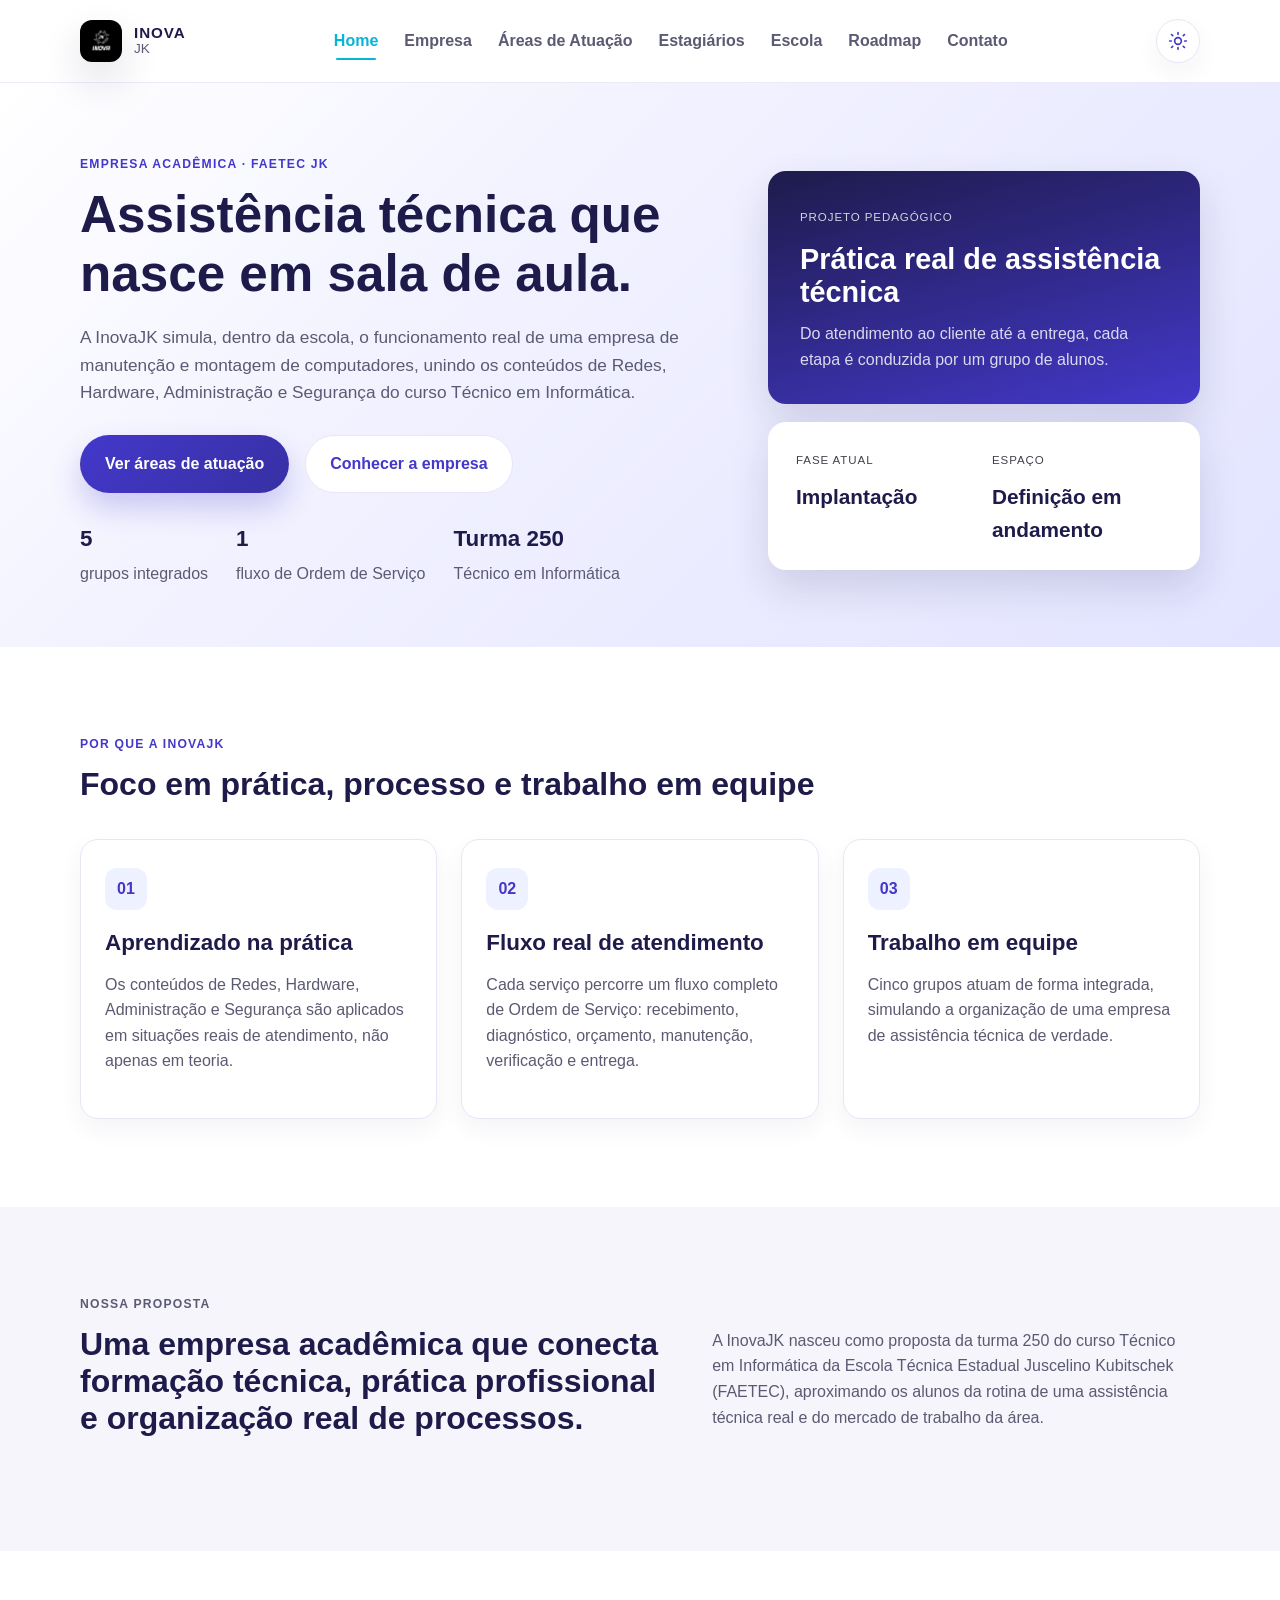
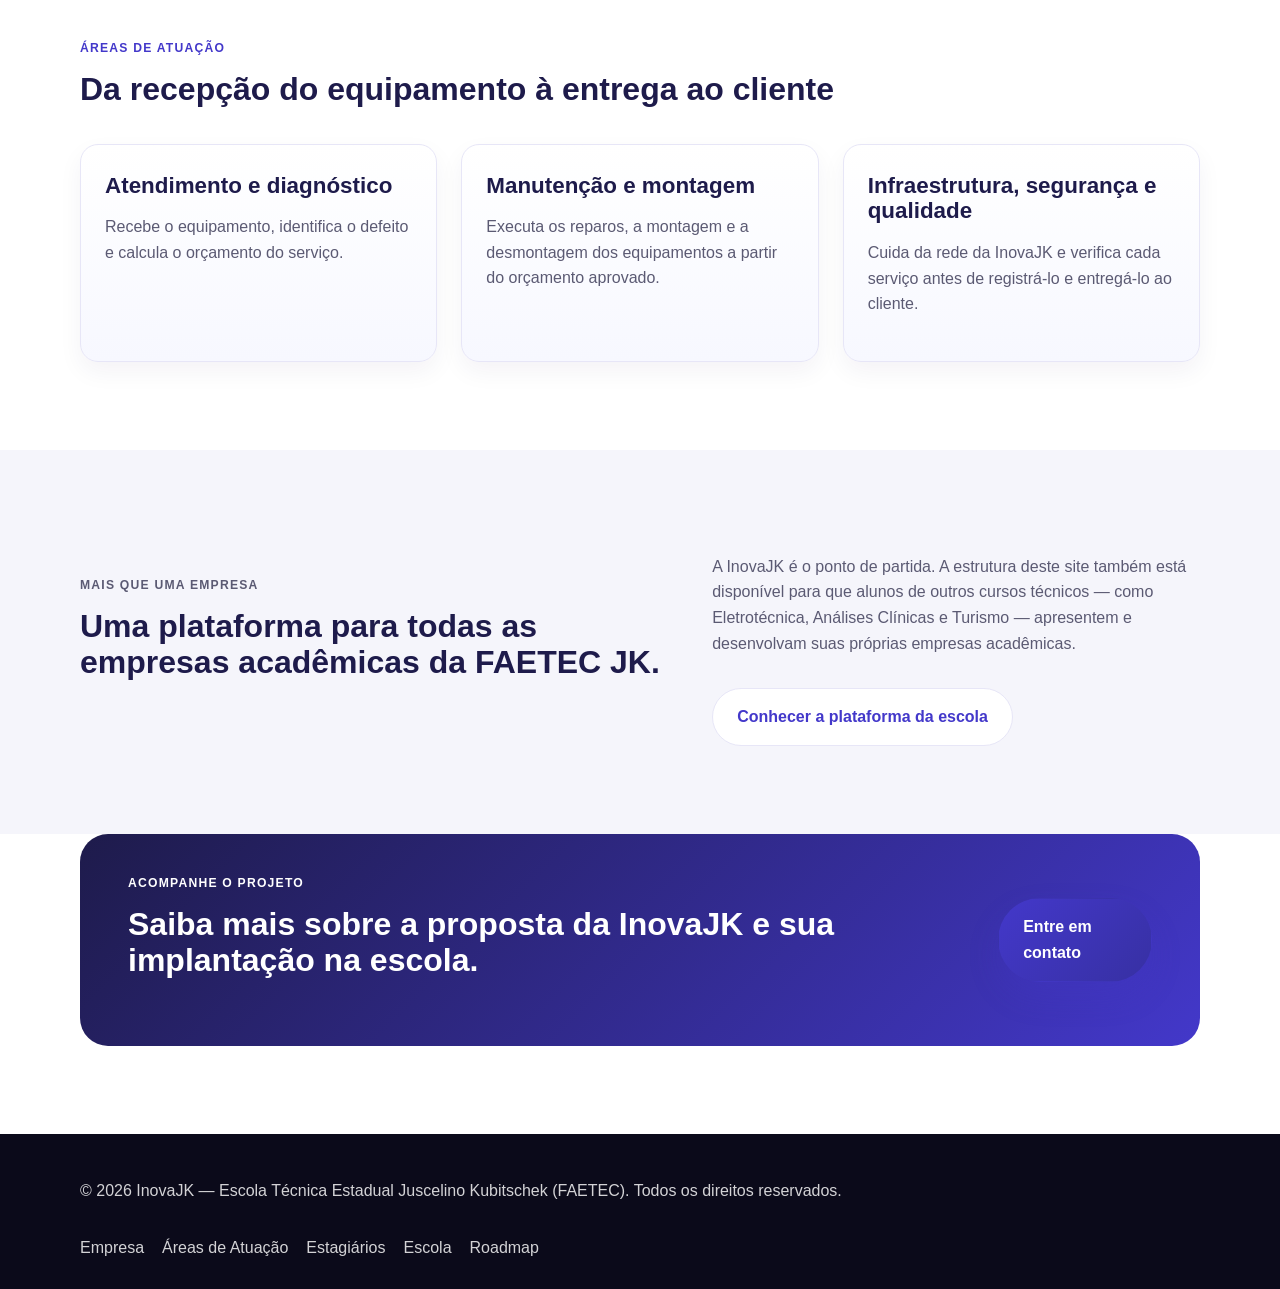
<file: index.html>
<!DOCTYPE html>
<html lang="pt-BR">
  <head>
    <meta charset="UTF-8" />
    <meta name="viewport" content="width=device-width, initial-scale=1.0" />
    <meta
      name="description"
      content="InovaJK, empresa acadêmica de manutenção e montagem de computadores da turma 250 do curso Técnico em Informática da FAETEC JK."
    />
    <title>InovaJK | Empresa Acadêmica de Manutenção e Montagem de Computadores</title>
    <script>
      (function () {
        try {
          var stored = localStorage.getItem('inovajk-theme');
          var theme =
            stored ||
            (window.matchMedia('(prefers-color-scheme: dark)').matches ? 'dark' : 'light');
          document.documentElement.setAttribute('data-theme', theme);
        } catch (e) {}
      })();
    </script>
    <link rel="icon" href="src/assets/images/logo-inovajk.png" type="image/png" />
    <link rel="stylesheet" href="src/styles/index.css" />
  </head>
  <body>
    <header class="topbar">
      <div class="container header-inner">
        <a href="index.html" class="brand" aria-label="Página inicial da InovaJK">
          <span class="brand-mark"><img src="src/assets/images/logo-inovajk.png" alt="Logotipo InovaJK" /></span>
          <span class="brand-text">
            <strong>Inova</strong>
            <small>JK</small>
          </span>
        </a>

        <button
          type="button"
          class="nav-toggle"
          id="navToggle"
          aria-label="Abrir menu"
          aria-expanded="false"
          aria-controls="navMenu"
        >
          <span></span><span></span><span></span>
        </button>

        <nav class="nav" id="navMenu" aria-label="Navegação principal">
          <a href="index.html">Home</a>
          <a href="src/pages/empresa.html">Empresa</a>
          <a href="src/pages/cursos.html">Áreas de Atuação</a>
          <a href="src/pages/estagiarios.html">Estagiários</a>
          <a href="src/pages/escola.html">Escola</a>
          <a href="src/pages/roadmap.html">Roadmap</a>
          <a href="src/pages/contato_reg.html">Contato</a>
        </nav>

        <div class="nav-overlay" id="navOverlay"></div>

        <button
          type="button"
          class="theme-toggle"
          id="themeToggle"
          aria-label="Alternar para modo escuro"
          aria-pressed="false"
        >
          <svg class="icon-sun" viewBox="0 0 24 24" fill="none" stroke="currentColor" stroke-width="2" stroke-linecap="round" stroke-linejoin="round" aria-hidden="true">
            <circle cx="12" cy="12" r="4"></circle>
            <line x1="12" y1="2" x2="12" y2="4"></line>
            <line x1="12" y1="20" x2="12" y2="22"></line>
            <line x1="4.22" y1="4.22" x2="5.64" y2="5.64"></line>
            <line x1="18.36" y1="18.36" x2="19.78" y2="19.78"></line>
            <line x1="2" y1="12" x2="4" y2="12"></line>
            <line x1="20" y1="12" x2="22" y2="12"></line>
            <line x1="4.22" y1="19.78" x2="5.64" y2="18.36"></line>
            <line x1="18.36" y1="5.64" x2="19.78" y2="4.22"></line>
          </svg>
          <svg class="icon-moon" viewBox="0 0 24 24" fill="none" stroke="currentColor" stroke-width="2" stroke-linecap="round" stroke-linejoin="round" aria-hidden="true">
            <path d="M21 12.79A9 9 0 1 1 11.21 3 7 7 0 0 0 21 12.79z"></path>
          </svg>
        </button>
      </div>
    </header>
    <main>
      <section class="hero">
        <div class="container hero-grid">
          <div class="hero-copy">
            <p class="eyebrow">Empresa acadêmica · FAETEC JK</p>
            <h1>Assistência técnica que nasce em sala de aula.</h1>
            <p class="lead">
              A InovaJK simula, dentro da escola, o funcionamento real de uma empresa de
              manutenção e montagem de computadores, unindo os conteúdos de Redes, Hardware,
              Administração e Segurança do curso Técnico em Informática.
            </p>

            <div class="hero-actions">
              <a href="src/pages/cursos.html" class="button button-primary">Ver áreas de atuação</a>
              <a href="src/pages/empresa.html" class="button button-secondary">Conhecer a empresa</a>
            </div>

            <ul class="hero-metrics" aria-label="Estatísticas principais">
              <li><strong>5</strong><span>grupos integrados</span></li>
              <li><strong>1</strong><span>fluxo de Ordem de Serviço</span></li>
              <li><strong>Turma 250</strong><span>Técnico em Informática</span></li>
            </ul>
          </div>

          <div class="hero-visual" aria-label="Resumo de destaque">
            <div class="panel panel-primary">
              <span class="panel-label">Projeto pedagógico</span>
              <h2>Prática real de assistência técnica</h2>
              <p>Do atendimento ao cliente até a entrega, cada etapa é conduzida por um grupo de alunos.</p>
            </div>
            <div class="panel panel-secondary">
              <div>
                <span class="mini-label">Fase atual</span>
                <strong>Implantação</strong>
              </div>
              <div>
                <span class="mini-label">Espaço</span>
                <strong>Definição em andamento</strong>
              </div>
            </div>
          </div>
        </div>
      </section>

      <section class="section">
        <div class="container">
          <div class="section-header">
            <p class="eyebrow">Por que a InovaJK</p>
            <h2>Foco em prática, processo e trabalho em equipe</h2>
          </div>

          <div class="card-grid">
            <article class="info-card">
              <span class="card-icon">01</span>
              <h3>Aprendizado na prática</h3>
              <p>
                Os conteúdos de Redes, Hardware, Administração e Segurança são aplicados em
                situações reais de atendimento, não apenas em teoria.
              </p>
            </article>

            <article class="info-card">
              <span class="card-icon">02</span>
              <h3>Fluxo real de atendimento</h3>
              <p>
                Cada serviço percorre um fluxo completo de Ordem de Serviço: recebimento,
                diagnóstico, orçamento, manutenção, verificação e entrega.
              </p>
            </article>

            <article class="info-card">
              <span class="card-icon">03</span>
              <h3>Trabalho em equipe</h3>
              <p>
                Cinco grupos atuam de forma integrada, simulando a organização de uma empresa
                de assistência técnica de verdade.
              </p>
            </article>
          </div>
        </div>
      </section>

      <section class="section section-alt">
        <div class="container split-layout">
          <div>
            <p class="eyebrow">Nossa proposta</p>
            <h2>Uma empresa acadêmica que conecta formação técnica, prática profissional e organização real de processos.</h2>
          </div>
          <div>
            <p>
              A InovaJK nasceu como proposta da turma 250 do curso Técnico em Informática da
              Escola Técnica Estadual Juscelino Kubitschek (FAETEC), aproximando os alunos da
              rotina de uma assistência técnica real e do mercado de trabalho da área.
            </p>
          </div>
        </div>
      </section>

      <section class="section">
        <div class="container">
          <div class="section-header">
            <p class="eyebrow">Áreas de atuação</p>
            <h2>Da recepção do equipamento à entrega ao cliente</h2>
          </div>

          <div class="program-grid">
            <article class="program-card">
              <h3>Atendimento e diagnóstico</h3>
              <p>Recebe o equipamento, identifica o defeito e calcula o orçamento do serviço.</p>
            </article>
            <article class="program-card">
              <h3>Manutenção e montagem</h3>
              <p>Executa os reparos, a montagem e a desmontagem dos equipamentos a partir do orçamento aprovado.</p>
            </article>
            <article class="program-card">
              <h3>Infraestrutura, segurança e qualidade</h3>
              <p>Cuida da rede da InovaJK e verifica cada serviço antes de registrá-lo e entregá-lo ao cliente.</p>
            </article>
          </div>
        </div>
      </section>

      <section class="section section-alt">
        <div class="container split-layout">
          <div>
            <p class="eyebrow">Mais que uma empresa</p>
            <h2>Uma plataforma para todas as empresas acadêmicas da FAETEC JK.</h2>
          </div>
          <div>
            <p>
              A InovaJK é o ponto de partida. A estrutura deste site também está disponível
              para que alunos de outros cursos técnicos — como Eletrotécnica, Análises
              Clínicas e Turismo — apresentem e desenvolvam suas próprias empresas acadêmicas.
            </p>
            <a href="src/pages/escola.html" class="button button-secondary" style="margin-top: 16px;">Conhecer a plataforma da escola</a>
          </div>
        </div>
      </section>

      <section class="section cta-section">
        <div class="container cta-box">
          <div>
            <p class="eyebrow">Acompanhe o projeto</p>
            <h2>Saiba mais sobre a proposta da InovaJK e sua implantação na escola.</h2>
          </div>
          <a href="src/pages/contato_reg.html" class="button button-primary">Entre em contato</a>
        </div>
      </section>
    </main>

    <footer class="footer">
      <div class="container footer-inner">
        <p>© <span id="year"></span> InovaJK — Escola Técnica Estadual Juscelino Kubitschek (FAETEC). Todos os direitos reservados.</p>
        <div class="footer-links">
          <a href="src/pages/empresa.html">Empresa</a>
          <a href="src/pages/cursos.html">Áreas de Atuação</a>
          <a href="src/pages/estagiarios.html">Estagiários</a>
          <a href="src/pages/escola.html">Escola</a>
          <a href="src/pages/roadmap.html">Roadmap</a>
        </div>
      </div>
    </footer>

    <script src="src/controllers/index.js"></script>
  </body>
</html>
</file>
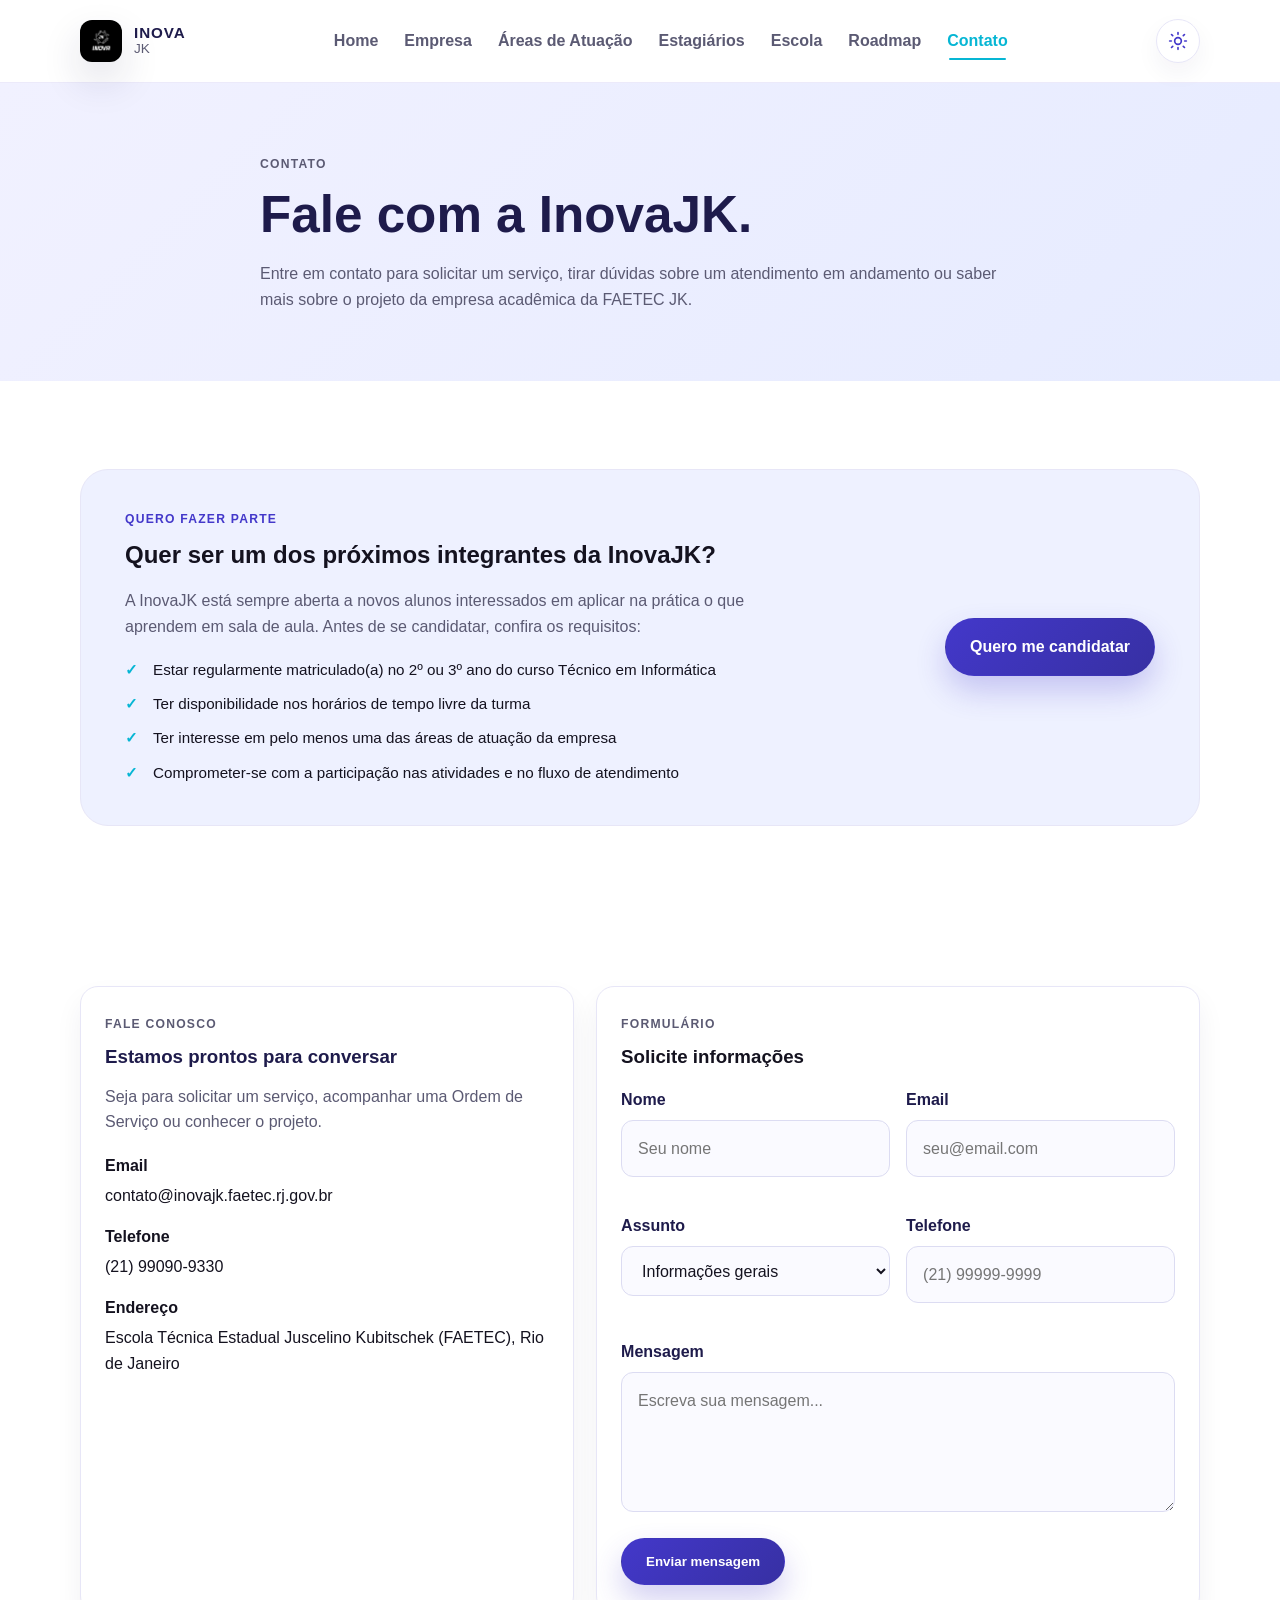
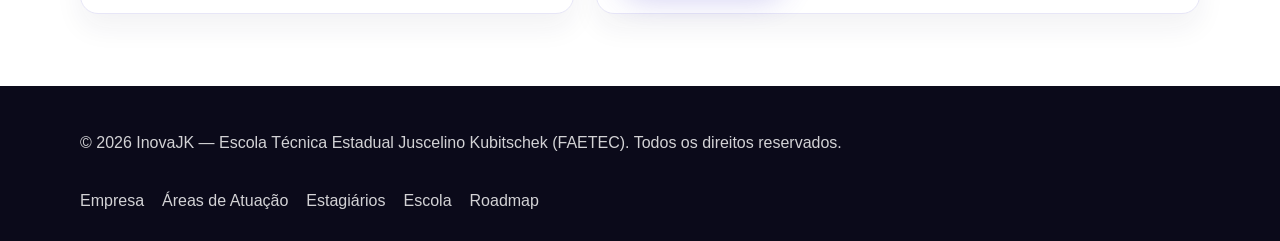
<file: paginas/contato_reg.html>
<!DOCTYPE html>
<html lang="pt-BR">
  <head>
    <meta charset="UTF-8" />
    <meta name="viewport" content="width=device-width, initial-scale=1.0" />
    <title>Contato | InovaJK</title>
    <script>
      (function () {
        try {
          var stored = localStorage.getItem('inovajk-theme');
          var theme =
            stored ||
            (window.matchMedia('(prefers-color-scheme: dark)').matches ? 'dark' : 'light');
          document.documentElement.setAttribute('data-theme', theme);
        } catch (e) {}
      })();
    </script>
    <link rel="icon" href="../images/logo-inovajk.png" type="image/png" />
    <link rel="stylesheet" href="../css/index.css" />
  </head>
  <body>
    <header class="topbar">
      <div class="container header-inner">
        <a href="../index.html" class="brand" aria-label="Página inicial da InovaJK">
          <span class="brand-mark"><img src="../images/logo-inovajk.png" alt="Logotipo InovaJK" /></span>
          <span class="brand-text">
            <strong>Inova</strong>
            <small>JK</small>
          </span>
        </a>

        <button
          type="button"
          class="nav-toggle"
          id="navToggle"
          aria-label="Abrir menu"
          aria-expanded="false"
          aria-controls="navMenu"
        >
          <span></span><span></span><span></span>
        </button>

        <nav class="nav" id="navMenu" aria-label="Navegação principal">
          <a href="../index.html">Home</a>
          <a href="empresa.html">Empresa</a>
          <a href="cursos.html">Áreas de Atuação</a>
          <a href="estagiarios.html">Estagiários</a>
          <a href="escola.html">Escola</a>
          <a href="roadmap.html">Roadmap</a>
          <a href="contato_reg.html">Contato</a>
        </nav>

        <div class="nav-overlay" id="navOverlay"></div>

        <button
          type="button"
          class="theme-toggle"
          id="themeToggle"
          aria-label="Alternar para modo escuro"
          aria-pressed="false"
        >
          <svg class="icon-sun" viewBox="0 0 24 24" fill="none" stroke="currentColor" stroke-width="2" stroke-linecap="round" stroke-linejoin="round" aria-hidden="true">
            <circle cx="12" cy="12" r="4"></circle>
            <line x1="12" y1="2" x2="12" y2="4"></line>
            <line x1="12" y1="20" x2="12" y2="22"></line>
            <line x1="4.22" y1="4.22" x2="5.64" y2="5.64"></line>
            <line x1="18.36" y1="18.36" x2="19.78" y2="19.78"></line>
            <line x1="2" y1="12" x2="4" y2="12"></line>
            <line x1="20" y1="12" x2="22" y2="12"></line>
            <line x1="4.22" y1="19.78" x2="5.64" y2="18.36"></line>
            <line x1="18.36" y1="5.64" x2="19.78" y2="4.22"></line>
          </svg>
          <svg class="icon-moon" viewBox="0 0 24 24" fill="none" stroke="currentColor" stroke-width="2" stroke-linecap="round" stroke-linejoin="round" aria-hidden="true">
            <path d="M21 12.79A9 9 0 1 1 11.21 3 7 7 0 0 0 21 12.79z"></path>
          </svg>
        </button>
      </div>
    </header>
    <main>
      <section class="page-banner">
        <div class="container page-intro">
          <p class="eyebrow">Contato</p>
          <h1>Fale com a InovaJK.</h1>
          <p>
            Entre em contato para solicitar um serviço, tirar dúvidas sobre um atendimento em
            andamento ou saber mais sobre o projeto da empresa acadêmica da FAETEC JK.
          </p>
        </div>
      </section>

      <section class="section">
        <div class="container">
          <div class="joinus-box">
            <div class="joinus-copy">
              <p class="eyebrow">Quero fazer parte</p>
              <h2>Quer ser um dos próximos integrantes da InovaJK?</h2>
              <p>
                A InovaJK está sempre aberta a novos alunos interessados em aplicar na
                prática o que aprendem em sala de aula. Antes de se candidatar, confira os
                requisitos:
              </p>
              <ul class="requirements-list">
                <li>Estar regularmente matriculado(a) no 2º ou 3º ano do curso Técnico em Informática</li>
                <li>Ter disponibilidade nos horários de tempo livre da turma</li>
                <li>Ter interesse em pelo menos uma das áreas de atuação da empresa</li>
                <li>Comprometer-se com a participação nas atividades e no fluxo de atendimento</li>
              </ul>
            </div>
            <a href="#form-contato" class="button button-primary" id="joinUsButton">Quero me candidatar</a>
          </div>
        </div>
      </section>

      <section class="page-content">
        <div class="container contact-grid">
          <aside class="contact-panel">
            <p class="eyebrow">Fale conosco</p>
            <h3>Estamos prontos para conversar</h3>
            <p>Seja para solicitar um serviço, acompanhar uma Ordem de Serviço ou conhecer o projeto.</p>
            <ul>
              <li>
                <strong>Email</strong>
                <span>contato@inovajk.faetec.rj.gov.br</span>
              </li>
              <li>
                <strong>Telefone</strong>
                <span>(21) 99090-9330</span>
              </li>
              <li>
                <strong>Endereço</strong>
                <span>Escola Técnica Estadual Juscelino Kubitschek (FAETEC), Rio de Janeiro</span>
              </li>
            </ul>
          </aside>

          <div class="form-panel" id="form-contato">
            <p class="eyebrow">Formulário</p>
            <h3>Solicite informações</h3>
            <form action="https://formspree.io/f/xrpgjoyq" method="POST">
              <div class="form-row">
                <div>
                  <label for="nome">Nome</label>
                  <input id="nome" name="nome" type="text" placeholder="Seu nome" required />
                </div>
                <div>
                  <label for="email">Email</label>
                  <input id="email" name="email" type="email" placeholder="seu@email.com" required />
                  <span class="field-feedback" id="emailFeedback"></span>
                </div>
              </div>

              <div class="form-row" style="margin-top: 16px;">
                <div>
                  <label for="assunto">Assunto</label>
                  <select id="assunto" name="assunto">
                    <option>Informações gerais</option>
                    <option>Quero fazer parte</option>
                    <option>Solicitar orçamento de serviço</option>
                    <option>Acompanhar Ordem de Serviço</option>
                    <option>Parceria com a escola</option>
                  </select>
                </div>
                <div>
                  <label for="telefone">Telefone</label>
                  <input id="telefone" name="telefone" type="tel" inputmode="numeric" placeholder="(21) 99999-9999" maxlength="15" required />
                  <span class="field-feedback" id="telefoneFeedback"></span>
                </div>
              </div>

              <div class="form-row partnership-fields" id="partnershipFields" style="display: none; margin-top: 16px;">
                <div>
                  <label for="empresaNome">Nome da empresa/instituição</label>
                  <input id="empresaNome" name="empresaNome" type="text" placeholder="Razão social" />
                </div>
                <div>
                  <label for="cnpj">CNPJ</label>
                  <input id="cnpj" name="cnpj" type="text" inputmode="numeric" placeholder="00.000.000/0000-00" maxlength="18" />
                  <span class="field-feedback" id="cnpjFeedback"></span>
                </div>
              </div>

              <div style="margin-top: 16px;">
                <label for="mensagem">Mensagem</label>
                <textarea id="mensagem" name="mensagem" placeholder="Escreva sua mensagem..." required></textarea>
              </div>

              <div id="formFeedback" class="form-feedback" role="alert" aria-live="polite"></div>

              <div class="form-actions">
                <button type="submit" class="button button-primary" id="submitButton">Enviar mensagem</button>
              </div>
            </form>
          </div>
        </div>
      </section>
    </main>

    <footer class="footer">
      <div class="container footer-inner">
        <p>© <span id="year"></span> InovaJK — Escola Técnica Estadual Juscelino Kubitschek (FAETEC). Todos os direitos reservados.</p>
        <div class="footer-links">
          <a href="empresa.html">Empresa</a>
          <a href="cursos.html">Áreas de Atuação</a>
          <a href="estagiarios.html">Estagiários</a>
          <a href="escola.html">Escola</a>
          <a href="roadmap.html">Roadmap</a>
        </div>
      </div>
    </footer>

    <script src="../js/index.js"></script>
    <script src="../js/contato.js"></script>
  </body>
</html>
</file>
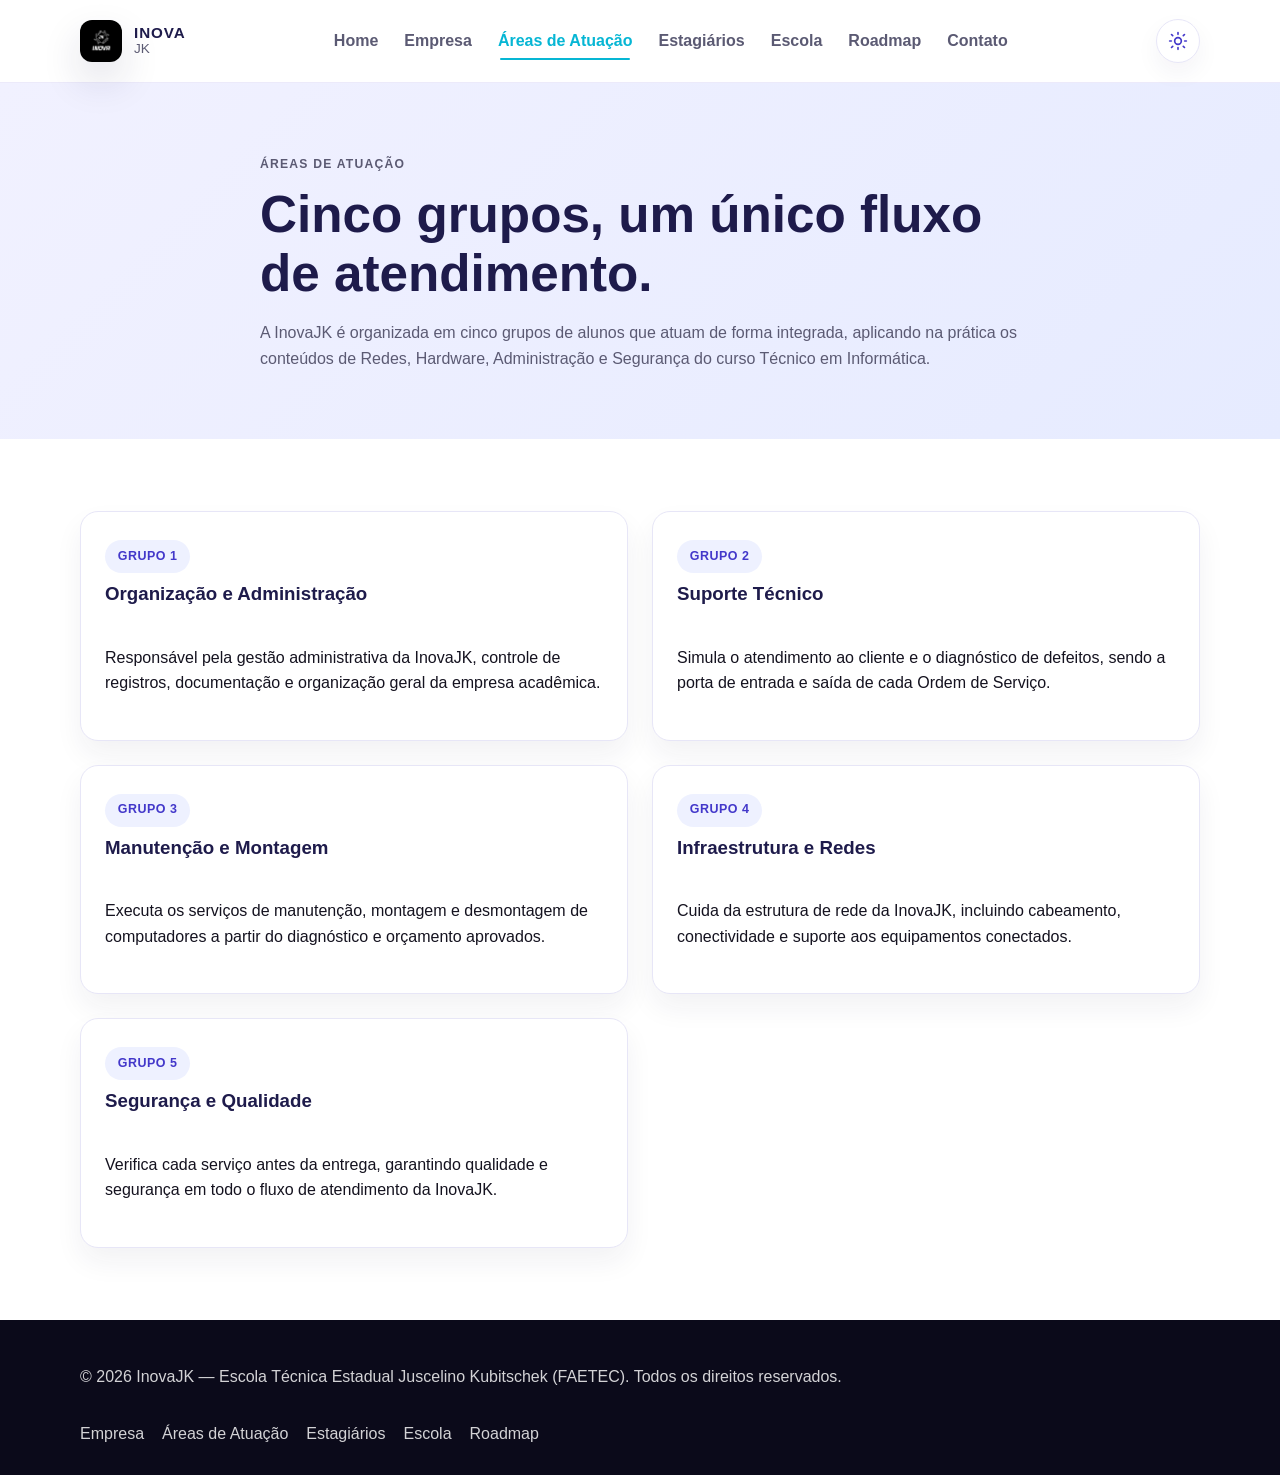
<file: paginas/cursos.html>
<!DOCTYPE html>
<html lang="pt-BR">
  <head>
    <meta charset="UTF-8" />
    <meta name="viewport" content="width=device-width, initial-scale=1.0" />
    <title>Áreas de Atuação | InovaJK</title>
    <script>
      (function () {
        try {
          var stored = localStorage.getItem('inovajk-theme');
          var theme =
            stored ||
            (window.matchMedia('(prefers-color-scheme: dark)').matches ? 'dark' : 'light');
          document.documentElement.setAttribute('data-theme', theme);
        } catch (e) {}
      })();
    </script>
    <link rel="icon" href="../images/logo-inovajk.png" type="image/png" />
    <link rel="stylesheet" href="../css/index.css" />
  </head>
  <body>
    <header class="topbar">
      <div class="container header-inner">
        <a href="../index.html" class="brand" aria-label="Página inicial da InovaJK">
          <span class="brand-mark"><img src="../images/logo-inovajk.png" alt="Logotipo InovaJK" /></span>
          <span class="brand-text">
            <strong>Inova</strong>
            <small>JK</small>
          </span>
        </a>

        <button
          type="button"
          class="nav-toggle"
          id="navToggle"
          aria-label="Abrir menu"
          aria-expanded="false"
          aria-controls="navMenu"
        >
          <span></span><span></span><span></span>
        </button>

        <nav class="nav" id="navMenu" aria-label="Navegação principal">
          <a href="../index.html">Home</a>
          <a href="empresa.html">Empresa</a>
          <a href="cursos.html">Áreas de Atuação</a>
          <a href="estagiarios.html">Estagiários</a>
          <a href="escola.html">Escola</a>
          <a href="roadmap.html">Roadmap</a>
          <a href="contato_reg.html">Contato</a>
        </nav>

        <div class="nav-overlay" id="navOverlay"></div>

        <button
          type="button"
          class="theme-toggle"
          id="themeToggle"
          aria-label="Alternar para modo escuro"
          aria-pressed="false"
        >
          <svg class="icon-sun" viewBox="0 0 24 24" fill="none" stroke="currentColor" stroke-width="2" stroke-linecap="round" stroke-linejoin="round" aria-hidden="true">
            <circle cx="12" cy="12" r="4"></circle>
            <line x1="12" y1="2" x2="12" y2="4"></line>
            <line x1="12" y1="20" x2="12" y2="22"></line>
            <line x1="4.22" y1="4.22" x2="5.64" y2="5.64"></line>
            <line x1="18.36" y1="18.36" x2="19.78" y2="19.78"></line>
            <line x1="2" y1="12" x2="4" y2="12"></line>
            <line x1="20" y1="12" x2="22" y2="12"></line>
            <line x1="4.22" y1="19.78" x2="5.64" y2="18.36"></line>
            <line x1="18.36" y1="5.64" x2="19.78" y2="4.22"></line>
          </svg>
          <svg class="icon-moon" viewBox="0 0 24 24" fill="none" stroke="currentColor" stroke-width="2" stroke-linecap="round" stroke-linejoin="round" aria-hidden="true">
            <path d="M21 12.79A9 9 0 1 1 11.21 3 7 7 0 0 0 21 12.79z"></path>
          </svg>
        </button>
      </div>
    </header>
    <main>
      <section class="page-banner">
        <div class="container page-intro">
          <p class="eyebrow">Áreas de atuação</p>
          <h1>Cinco grupos, um único fluxo de atendimento.</h1>
          <p>
            A InovaJK é organizada em cinco grupos de alunos que atuam de forma integrada,
            aplicando na prática os conteúdos de Redes, Hardware, Administração e Segurança do
            curso Técnico em Informática.
          </p>
        </div>
      </section>

      <section class="page-content">
        <!--
          Espaço reservado: para adicionar uma nova área/grupo, duplique o
          <article class="course-card"> abaixo com um novo número de grupo.
        -->
        <div class="container course-grid">
          <article class="course-card">
            <span class="course-meta">Grupo 1</span>
            <h3>Organização e Administração</h3>
            <p>Responsável pela gestão administrativa da InovaJK, controle de registros, documentação e organização geral da empresa acadêmica.</p>
          </article>

          <article class="course-card">
            <span class="course-meta">Grupo 2</span>
            <h3>Suporte Técnico</h3>
            <p>Simula o atendimento ao cliente e o diagnóstico de defeitos, sendo a porta de entrada e saída de cada Ordem de Serviço.</p>
          </article>

          <article class="course-card">
            <span class="course-meta">Grupo 3</span>
            <h3>Manutenção e Montagem</h3>
            <p>Executa os serviços de manutenção, montagem e desmontagem de computadores a partir do diagnóstico e orçamento aprovados.</p>
          </article>

          <article class="course-card">
            <span class="course-meta">Grupo 4</span>
            <h3>Infraestrutura e Redes</h3>
            <p>Cuida da estrutura de rede da InovaJK, incluindo cabeamento, conectividade e suporte aos equipamentos conectados.</p>
          </article>

          <article class="course-card">
            <span class="course-meta">Grupo 5</span>
            <h3>Segurança e Qualidade</h3>
            <p>Verifica cada serviço antes da entrega, garantindo qualidade e segurança em todo o fluxo de atendimento da InovaJK.</p>
          </article>
        </div>
      </section>
    </main>

    <footer class="footer">
      <div class="container footer-inner">
        <p>© <span id="year"></span> InovaJK — Escola Técnica Estadual Juscelino Kubitschek (FAETEC). Todos os direitos reservados.</p>
        <div class="footer-links">
          <a href="empresa.html">Empresa</a>
          <a href="cursos.html">Áreas de Atuação</a>
          <a href="estagiarios.html">Estagiários</a>
          <a href="escola.html">Escola</a>
          <a href="roadmap.html">Roadmap</a>
        </div>
      </div>
    </footer>

    <script src="../js/index.js"></script>
  </body>
</html>
</file>
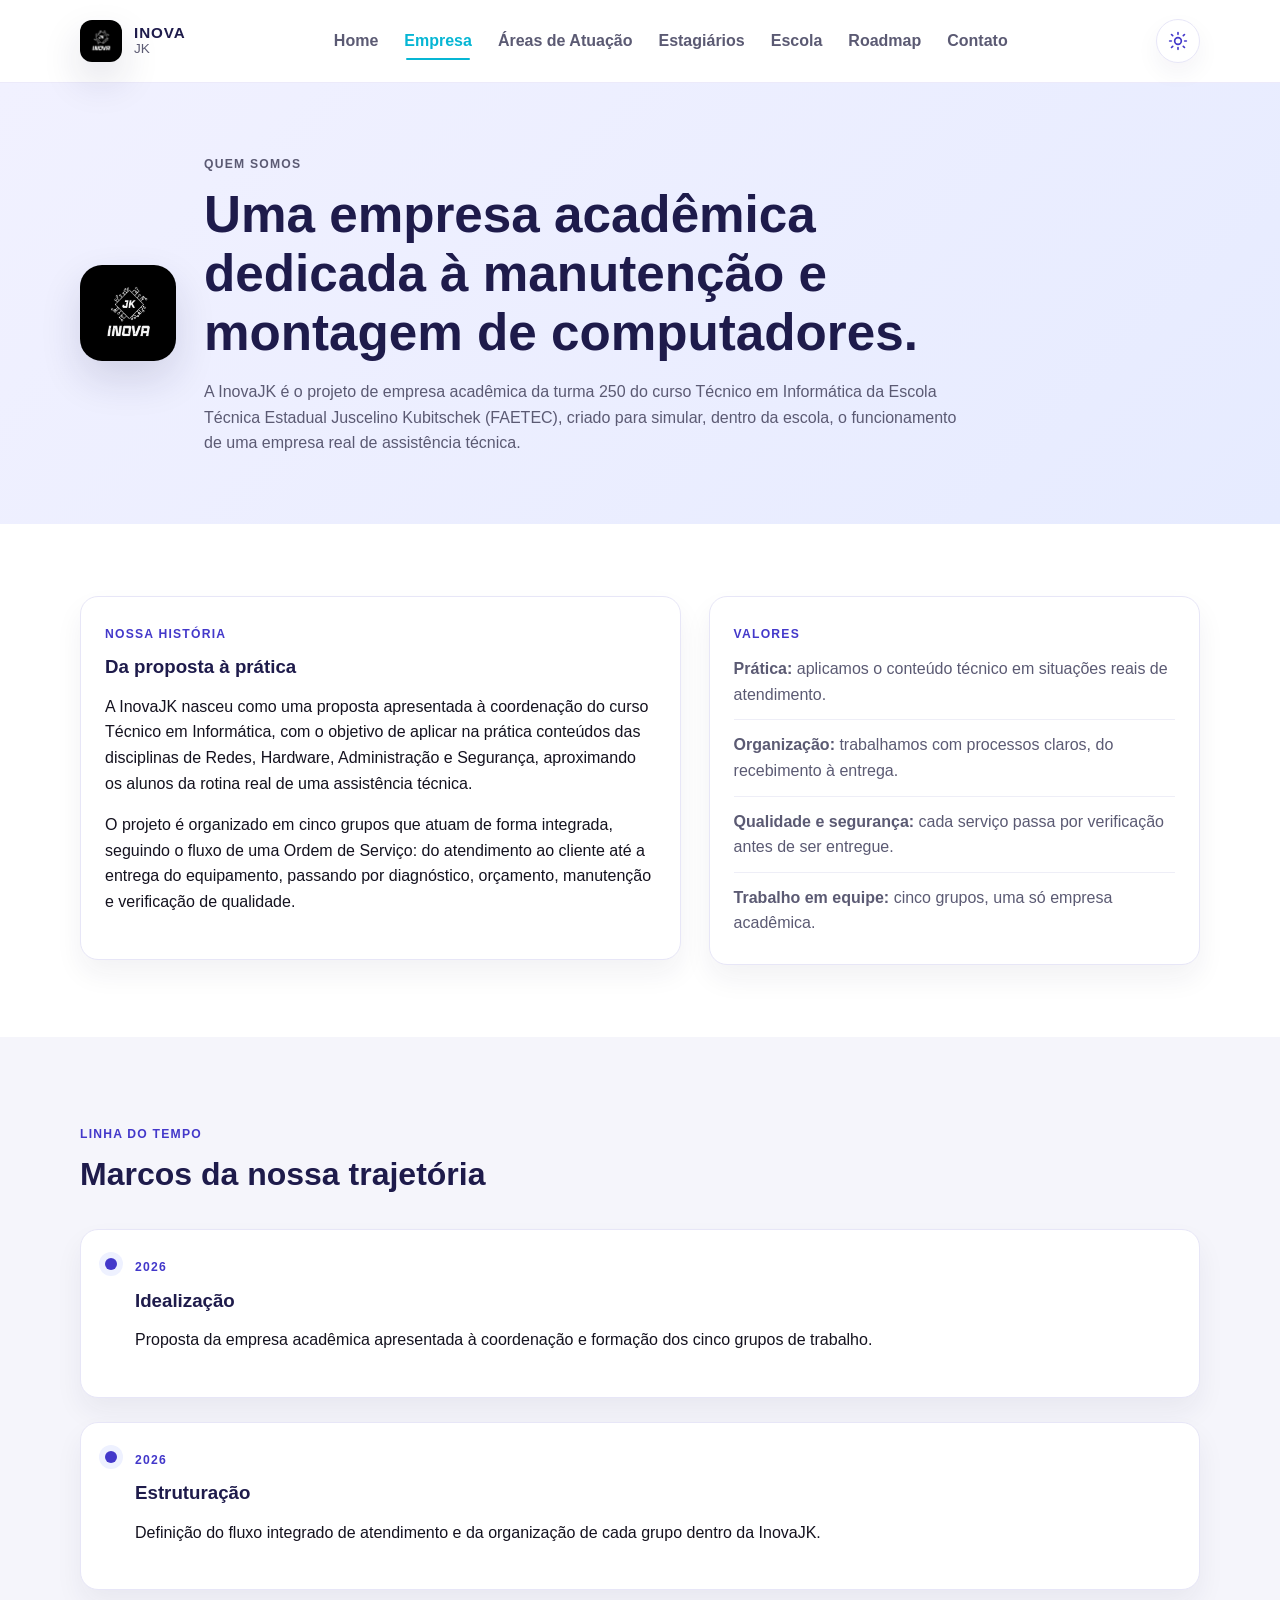
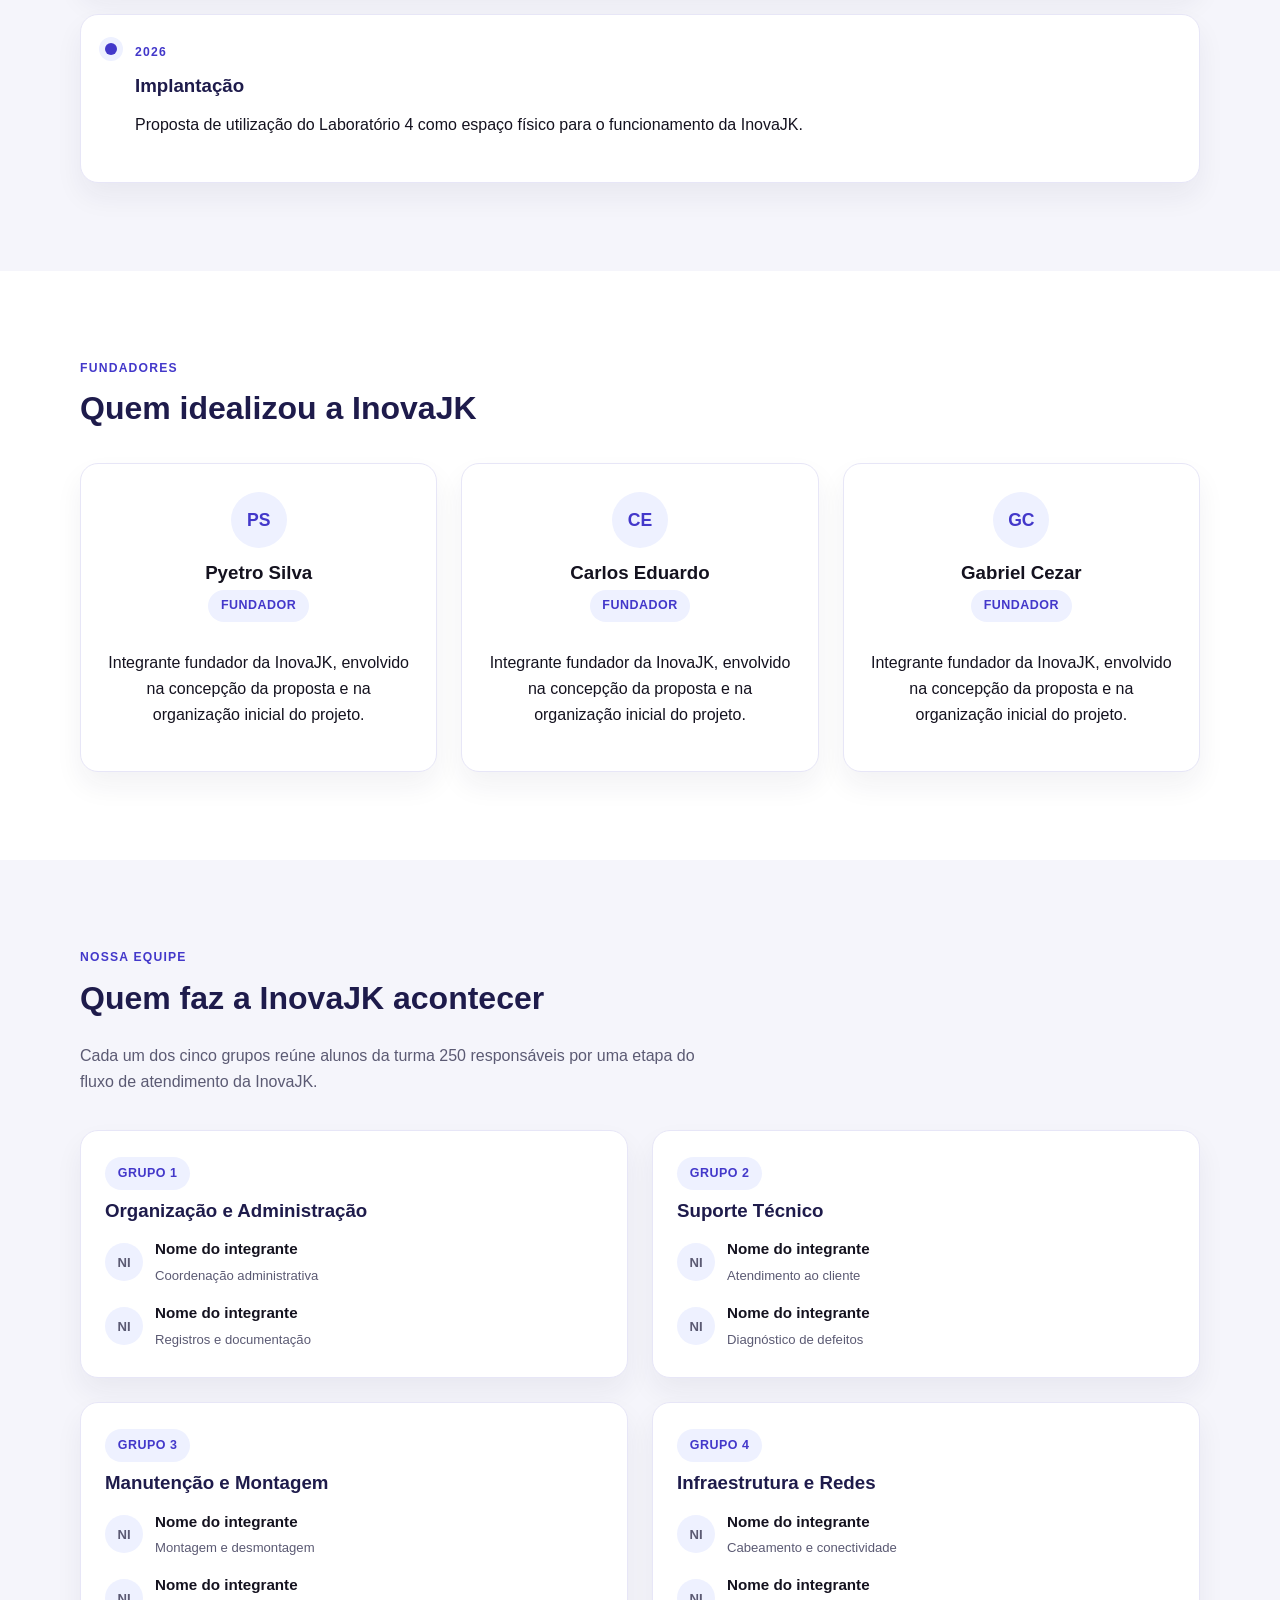
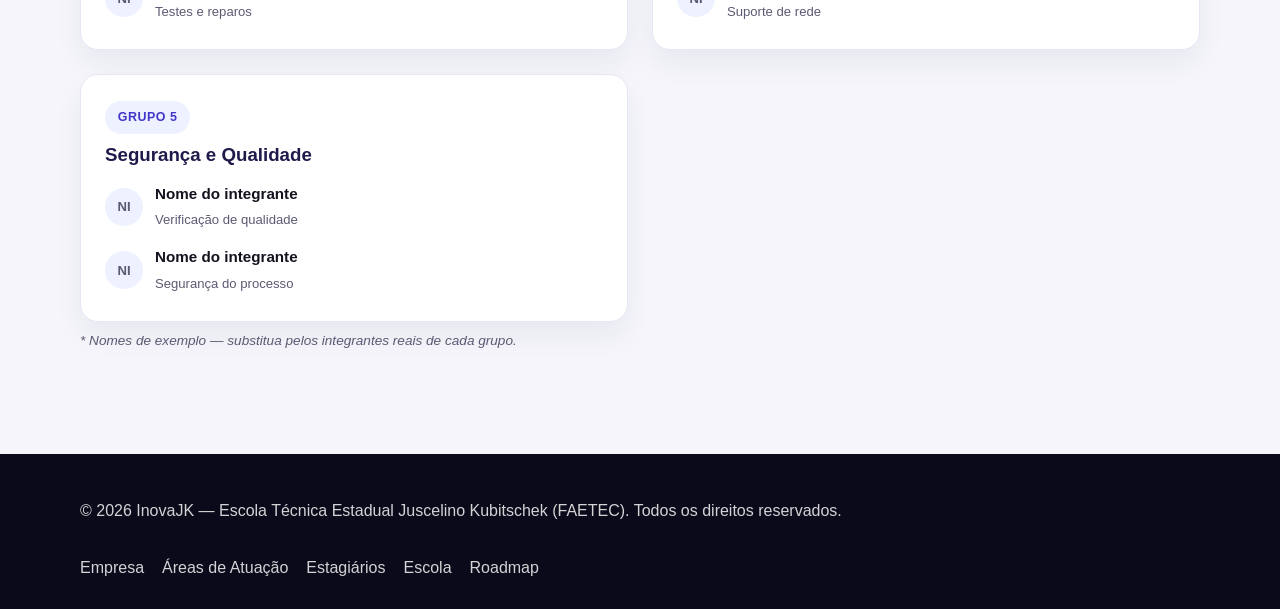
<file: paginas/empresa.html>
<!DOCTYPE html>
<html lang="pt-BR">
  <head>
    <meta charset="UTF-8" />
    <meta name="viewport" content="width=device-width, initial-scale=1.0" />
    <title>InovaJK</title>
    <script>
      (function () {
        try {
          var stored = localStorage.getItem('inovajk-theme');
          var theme =
            stored ||
            (window.matchMedia('(prefers-color-scheme: dark)').matches ? 'dark' : 'light');
          document.documentElement.setAttribute('data-theme', theme);
        } catch (e) {}
      })();
    </script>
    <link rel="icon" href="../images/logo-inovajk.png" type="image/png" />
    <link rel="stylesheet" href="../css/index.css" />
  </head>
  <body>
    <header class="topbar">
      <div class="container header-inner">
        <a href="../index.html" class="brand" aria-label="Página inicial da InovaJK">
          <span class="brand-mark"><img src="../images/logo-inovajk.png" alt="Logotipo InovaJK" /></span>
          <span class="brand-text">
            <strong>Inova</strong>
            <small>JK</small>
          </span>
        </a>

        <button
          type="button"
          class="nav-toggle"
          id="navToggle"
          aria-label="Abrir menu"
          aria-expanded="false"
          aria-controls="navMenu"
        >
          <span></span><span></span><span></span>
        </button>

        <nav class="nav" id="navMenu" aria-label="Navegação principal">
          <a href="../index.html">Home</a>
          <a href="empresa.html">Empresa</a>
          <a href="cursos.html">Áreas de Atuação</a>
          <a href="estagiarios.html">Estagiários</a>
          <a href="escola.html">Escola</a>
          <a href="roadmap.html">Roadmap</a>
          <a href="contato_reg.html">Contato</a>
        </nav>

        <div class="nav-overlay" id="navOverlay"></div>

        <button
          type="button"
          class="theme-toggle"
          id="themeToggle"
          aria-label="Alternar para modo escuro"
          aria-pressed="false"
        >
          <svg class="icon-sun" viewBox="0 0 24 24" fill="none" stroke="currentColor" stroke-width="2" stroke-linecap="round" stroke-linejoin="round" aria-hidden="true">
            <circle cx="12" cy="12" r="4"></circle>
            <line x1="12" y1="2" x2="12" y2="4"></line>
            <line x1="12" y1="20" x2="12" y2="22"></line>
            <line x1="4.22" y1="4.22" x2="5.64" y2="5.64"></line>
            <line x1="18.36" y1="18.36" x2="19.78" y2="19.78"></line>
            <line x1="2" y1="12" x2="4" y2="12"></line>
            <line x1="20" y1="12" x2="22" y2="12"></line>
            <line x1="4.22" y1="19.78" x2="5.64" y2="18.36"></line>
            <line x1="18.36" y1="5.64" x2="19.78" y2="4.22"></line>
          </svg>
          <svg class="icon-moon" viewBox="0 0 24 24" fill="none" stroke="currentColor" stroke-width="2" stroke-linecap="round" stroke-linejoin="round" aria-hidden="true">
            <path d="M21 12.79A9 9 0 1 1 11.21 3 7 7 0 0 0 21 12.79z"></path>
          </svg>
        </button>
      </div>
    </header>
    <main>
      <section class="page-banner">
        <div class="container banner-with-logo">
          <div class="banner-logo">
            <img src="../images/logo-inovajk.png" alt="Logotipo InovaJK" />
          </div>
          <div class="page-intro">
            <p class="eyebrow">Quem somos</p>
            <h1>Uma empresa acadêmica dedicada à manutenção e montagem de computadores.</h1>
            <p>
              A InovaJK é o projeto de empresa acadêmica da turma 250 do curso Técnico em
              Informática da Escola Técnica Estadual Juscelino Kubitschek (FAETEC), criado para
              simular, dentro da escola, o funcionamento de uma empresa real de assistência
              técnica.
            </p>
          </div>
        </div>
      </section>

      <section class="page-content">
        <div class="container content-grid">
          <article class="story-card">
            <p class="eyebrow">Nossa história</p>
            <h3>Da proposta à prática</h3>
            <p>
              A InovaJK nasceu como uma proposta apresentada à coordenação do curso Técnico em
              Informática, com o objetivo de aplicar na prática conteúdos das disciplinas de
              Redes, Hardware, Administração e Segurança, aproximando os alunos da rotina real
              de uma assistência técnica.
            </p>
            <p>
              O projeto é organizado em cinco grupos que atuam de forma integrada, seguindo o
              fluxo de uma Ordem de Serviço: do atendimento ao cliente até a entrega do
              equipamento, passando por diagnóstico, orçamento, manutenção e verificação de
              qualidade.
            </p>
          </article>

          <aside class="story-card">
            <p class="eyebrow">Valores</p>
            <ul class="table-list">
              <li><strong>Prática:</strong> aplicamos o conteúdo técnico em situações reais de atendimento.</li>
              <li><strong>Organização:</strong> trabalhamos com processos claros, do recebimento à entrega.</li>
              <li><strong>Qualidade e segurança:</strong> cada serviço passa por verificação antes de ser entregue.</li>
              <li><strong>Trabalho em equipe:</strong> cinco grupos, uma só empresa acadêmica.</li>
            </ul>
          </aside>
        </div>
      </section>

      <section class="section section-alt">
        <div class="container">
          <div class="section-header">
            <p class="eyebrow">Linha do tempo</p>
            <h2>Marcos da nossa trajetória</h2>
          </div>

          <div class="timeline">
            <article class="timeline-card">
              <p class="eyebrow">2026</p>
              <h3>Idealização</h3>
              <p>Proposta da empresa acadêmica apresentada à coordenação e formação dos cinco grupos de trabalho.</p>
            </article>

            <article class="timeline-card">
              <p class="eyebrow">2026</p>
              <h3>Estruturação</h3>
              <p>Definição do fluxo integrado de atendimento e da organização de cada grupo dentro da InovaJK.</p>
            </article>

            <article class="timeline-card">
              <p class="eyebrow">2026</p>
              <h3>Implantação</h3>
              <p>Proposta de utilização do Laboratório 4 como espaço físico para o funcionamento da InovaJK.</p>
            </article>
          </div>
        </div>
      </section>

      <section class="section">
        <div class="container">
          <div class="section-header">
            <p class="eyebrow">Fundadores</p>
            <h2>Quem idealizou a InovaJK</h2>
          </div>

          <!--
            Espaço reservado: para adicionar um novo fundador, duplique o
            <article class="founder-card"> abaixo e troque nome, cargo e bio.
          -->
          <div class="team-grid founders-grid">
            <article class="founder-card">
              <span class="team-avatar founder-avatar">PS</span>
              <h3>Pyetro Silva</h3>
              <span class="course-meta">Fundador</span>
              <p>Integrante fundador da InovaJK, envolvido na concepção da proposta e na organização inicial do projeto.</p>
            </article>

            <article class="founder-card">
              <span class="team-avatar founder-avatar">CE</span>
              <h3>Carlos Eduardo</h3>
              <span class="course-meta">Fundador</span>
              <p>Integrante fundador da InovaJK, envolvido na concepção da proposta e na organização inicial do projeto.</p>
            </article>

            <article class="founder-card">
              <span class="team-avatar founder-avatar">GC</span>
              <h3>Gabriel Cezar</h3>
              <span class="course-meta">Fundador</span>
              <p>Integrante fundador da InovaJK, envolvido na concepção da proposta e na organização inicial do projeto.</p>
            </article>
          </div>
        </div>
      </section>

      <section class="section section-alt">
        <div class="container">
          <div class="section-header">
            <p class="eyebrow">Nossa equipe</p>
            <h2>Quem faz a InovaJK acontecer</h2>
            <p style="color: var(--texto-suave); max-width: 640px;">
              Cada um dos cinco grupos reúne alunos da turma 250 responsáveis por uma etapa do
              fluxo de atendimento da InovaJK.
            </p>
          </div>

          <!--
            Espaços reservados: substitua "Nome do integrante" pelos nomes reais
            de cada aluno responsável por esse grupo. Adicione ou remova <li> conforme
            o número de integrantes de cada equipe.
          -->
          <div class="team-grid">
            <article class="team-group">
              <span class="course-meta">Grupo 1</span>
              <h3>Organização e Administração</h3>
              <ul class="team-members">
                <li class="team-member">
                  <span class="team-avatar">NI</span>
                  <div><strong>Nome do integrante</strong><span>Coordenação administrativa</span></div>
                </li>
                <li class="team-member">
                  <span class="team-avatar">NI</span>
                  <div><strong>Nome do integrante</strong><span>Registros e documentação</span></div>
                </li>
              </ul>
            </article>

            <article class="team-group">
              <span class="course-meta">Grupo 2</span>
              <h3>Suporte Técnico</h3>
              <ul class="team-members">
                <li class="team-member">
                  <span class="team-avatar">NI</span>
                  <div><strong>Nome do integrante</strong><span>Atendimento ao cliente</span></div>
                </li>
                <li class="team-member">
                  <span class="team-avatar">NI</span>
                  <div><strong>Nome do integrante</strong><span>Diagnóstico de defeitos</span></div>
                </li>
              </ul>
            </article>

            <article class="team-group">
              <span class="course-meta">Grupo 3</span>
              <h3>Manutenção e Montagem</h3>
              <ul class="team-members">
                <li class="team-member">
                  <span class="team-avatar">NI</span>
                  <div><strong>Nome do integrante</strong><span>Montagem e desmontagem</span></div>
                </li>
                <li class="team-member">
                  <span class="team-avatar">NI</span>
                  <div><strong>Nome do integrante</strong><span>Testes e reparos</span></div>
                </li>
              </ul>
            </article>

            <article class="team-group">
              <span class="course-meta">Grupo 4</span>
              <h3>Infraestrutura e Redes</h3>
              <ul class="team-members">
                <li class="team-member">
                  <span class="team-avatar">NI</span>
                  <div><strong>Nome do integrante</strong><span>Cabeamento e conectividade</span></div>
                </li>
                <li class="team-member">
                  <span class="team-avatar">NI</span>
                  <div><strong>Nome do integrante</strong><span>Suporte de rede</span></div>
                </li>
              </ul>
            </article>

            <article class="team-group">
              <span class="course-meta">Grupo 5</span>
              <h3>Segurança e Qualidade</h3>
              <ul class="team-members">
                <li class="team-member">
                  <span class="team-avatar">NI</span>
                  <div><strong>Nome do integrante</strong><span>Verificação de qualidade</span></div>
                </li>
                <li class="team-member">
                  <span class="team-avatar">NI</span>
                  <div><strong>Nome do integrante</strong><span>Segurança do processo</span></div>
                </li>
              </ul>
            </article>
          </div>
          <p class="team-note">* Nomes de exemplo — substitua pelos integrantes reais de cada grupo.</p>
        </div>
      </section>
    </main>

    <footer class="footer">
      <div class="container footer-inner">
        <p>© <span id="year"></span> InovaJK — Escola Técnica Estadual Juscelino Kubitschek (FAETEC). Todos os direitos reservados.</p>
        <div class="footer-links">
          <a href="empresa.html">Empresa</a>
          <a href="cursos.html">Áreas de Atuação</a>
          <a href="estagiarios.html">Estagiários</a>
          <a href="escola.html">Escola</a>
          <a href="roadmap.html">Roadmap</a>
        </div>
      </div>
    </footer>

    <script src="../js/index.js"></script>
  </body>
</html>
</file>
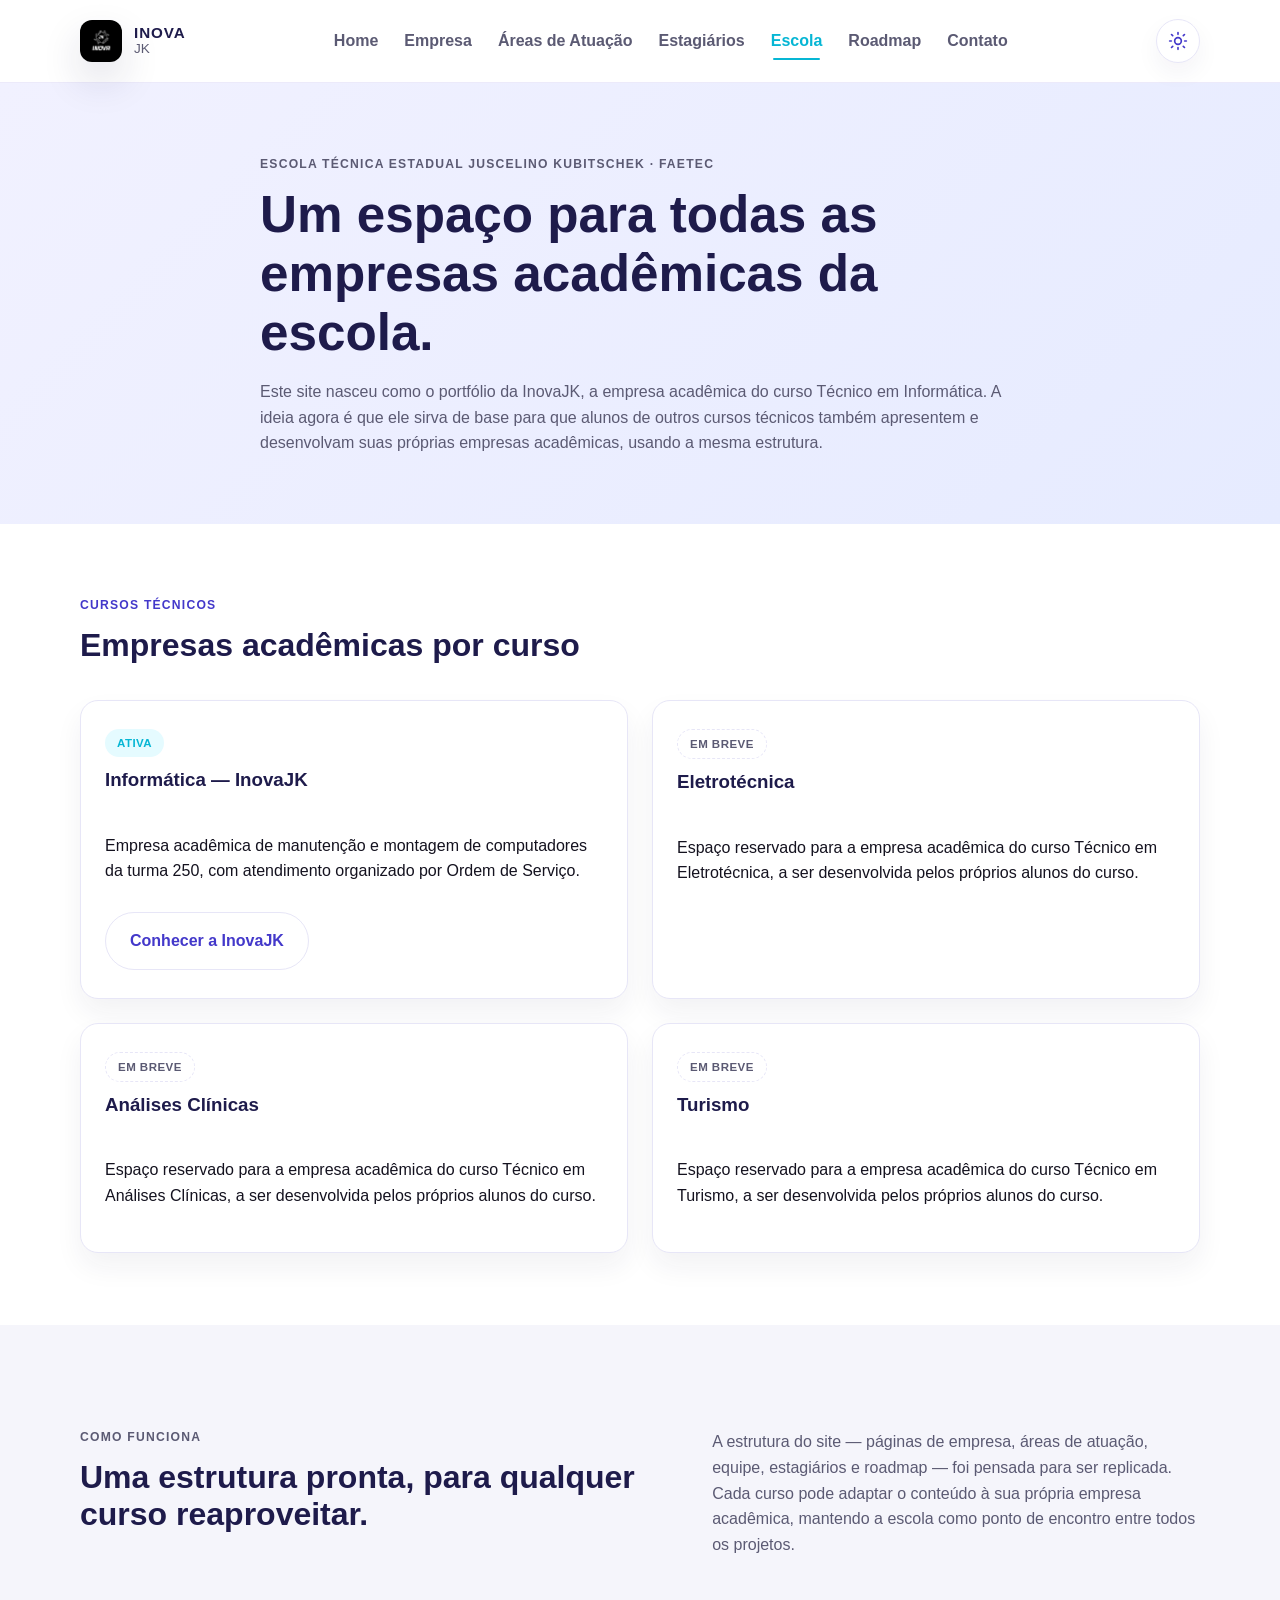
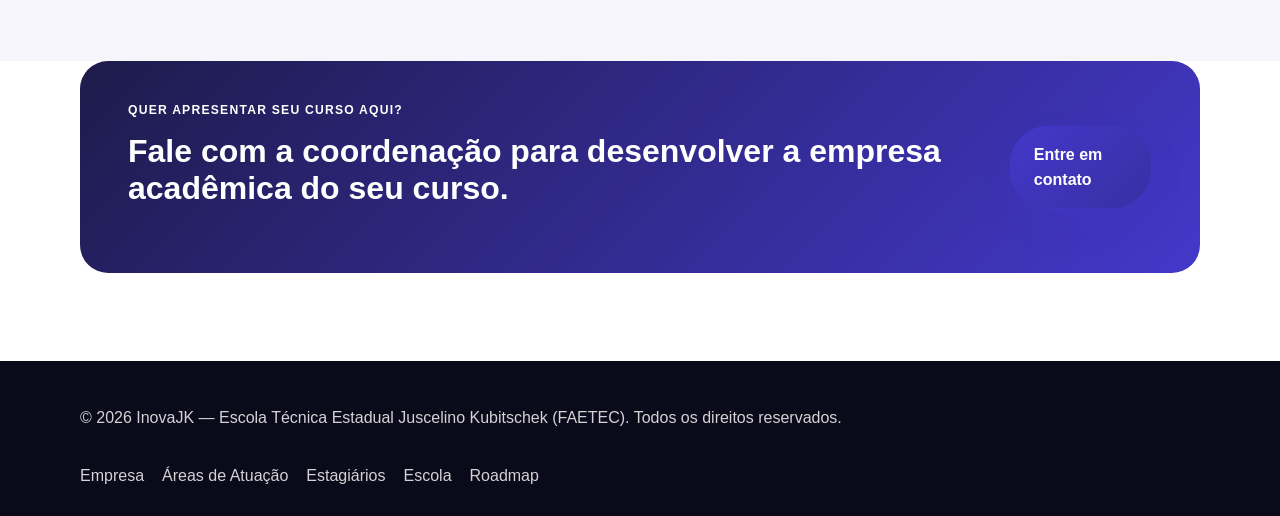
<file: paginas/escola.html>
<!DOCTYPE html>
<html lang="pt-BR">
  <head>
    <meta charset="UTF-8" />
    <meta name="viewport" content="width=device-width, initial-scale=1.0" />
    <title>Escola | InovaJK</title>
    <script>
      (function () {
        try {
          var stored = localStorage.getItem('inovajk-theme');
          var theme =
            stored ||
            (window.matchMedia('(prefers-color-scheme: dark)').matches ? 'dark' : 'light');
          document.documentElement.setAttribute('data-theme', theme);
        } catch (e) {}
      })();
    </script>
    <link rel="icon" href="../images/logo-inovajk.png" type="image/png" />
    <link rel="stylesheet" href="../css/index.css" />
  </head>
  <body>
    <header class="topbar">
      <div class="container header-inner">
        <a href="../index.html" class="brand" aria-label="Página inicial da InovaJK">
          <span class="brand-mark"><img src="../images/logo-inovajk.png" alt="Logotipo InovaJK" /></span>
          <span class="brand-text">
            <strong>Inova</strong>
            <small>JK</small>
          </span>
        </a>

        <button
          type="button"
          class="nav-toggle"
          id="navToggle"
          aria-label="Abrir menu"
          aria-expanded="false"
          aria-controls="navMenu"
        >
          <span></span><span></span><span></span>
        </button>

        <nav class="nav" id="navMenu" aria-label="Navegação principal">
          <a href="../index.html">Home</a>
          <a href="empresa.html">Empresa</a>
          <a href="cursos.html">Áreas de Atuação</a>
          <a href="estagiarios.html">Estagiários</a>
          <a href="escola.html">Escola</a>
          <a href="roadmap.html">Roadmap</a>
          <a href="contato_reg.html">Contato</a>
        </nav>

        <div class="nav-overlay" id="navOverlay"></div>

        <button
          type="button"
          class="theme-toggle"
          id="themeToggle"
          aria-label="Alternar para modo escuro"
          aria-pressed="false"
        >
          <svg class="icon-sun" viewBox="0 0 24 24" fill="none" stroke="currentColor" stroke-width="2" stroke-linecap="round" stroke-linejoin="round" aria-hidden="true">
            <circle cx="12" cy="12" r="4"></circle>
            <line x1="12" y1="2" x2="12" y2="4"></line>
            <line x1="12" y1="20" x2="12" y2="22"></line>
            <line x1="4.22" y1="4.22" x2="5.64" y2="5.64"></line>
            <line x1="18.36" y1="18.36" x2="19.78" y2="19.78"></line>
            <line x1="2" y1="12" x2="4" y2="12"></line>
            <line x1="20" y1="12" x2="22" y2="12"></line>
            <line x1="4.22" y1="19.78" x2="5.64" y2="18.36"></line>
            <line x1="18.36" y1="5.64" x2="19.78" y2="4.22"></line>
          </svg>
          <svg class="icon-moon" viewBox="0 0 24 24" fill="none" stroke="currentColor" stroke-width="2" stroke-linecap="round" stroke-linejoin="round" aria-hidden="true">
            <path d="M21 12.79A9 9 0 1 1 11.21 3 7 7 0 0 0 21 12.79z"></path>
          </svg>
        </button>
      </div>
    </header>
    <main>
      <section class="page-banner">
        <div class="container page-intro">
          <p class="eyebrow">Escola Técnica Estadual Juscelino Kubitschek · FAETEC</p>
          <h1>Um espaço para todas as empresas acadêmicas da escola.</h1>
          <p>
            Este site nasceu como o portfólio da InovaJK, a empresa acadêmica do curso
            Técnico em Informática. A ideia agora é que ele sirva de base para que alunos de
            outros cursos técnicos também apresentem e desenvolvam suas próprias empresas
            acadêmicas, usando a mesma estrutura.
          </p>
        </div>
      </section>

      <section class="page-content">
        <div class="container">
          <div class="section-header">
            <p class="eyebrow">Cursos técnicos</p>
            <h2>Empresas acadêmicas por curso</h2>
          </div>

          <!--
            Cada card representa a empresa acadêmica de um curso técnico da escola.
            Para adicionar um novo curso, duplique o <article class="course-card
            school-card"> abaixo. Quando um curso desenvolver sua empresa, troque
            o status "is-soon" (Em breve) por "is-active" (Ativa) e adicione o
            link real com o atributo href do botão "Conhecer".
          -->
          <div class="course-grid">
            <article class="course-card school-card">
              <span class="status-badge is-active">Ativa</span>
              <h3>Informática — InovaJK</h3>
              <p>Empresa acadêmica de manutenção e montagem de computadores da turma 250, com atendimento organizado por Ordem de Serviço.</p>
              <a href="empresa.html" class="button button-secondary" style="width: fit-content;">Conhecer a InovaJK</a>
            </article>

            <article class="course-card school-card">
              <span class="status-badge is-soon">Em breve</span>
              <h3>Eletrotécnica</h3>
              <p>Espaço reservado para a empresa acadêmica do curso Técnico em Eletrotécnica, a ser desenvolvida pelos próprios alunos do curso.</p>
            </article>

            <article class="course-card school-card">
              <span class="status-badge is-soon">Em breve</span>
              <h3>Análises Clínicas</h3>
              <p>Espaço reservado para a empresa acadêmica do curso Técnico em Análises Clínicas, a ser desenvolvida pelos próprios alunos do curso.</p>
            </article>

            <article class="course-card school-card">
              <span class="status-badge is-soon">Em breve</span>
              <h3>Turismo</h3>
              <p>Espaço reservado para a empresa acadêmica do curso Técnico em Turismo, a ser desenvolvida pelos próprios alunos do curso.</p>
            </article>
          </div>
        </div>
      </section>

      <section class="section section-alt">
        <div class="container split-layout">
          <div>
            <p class="eyebrow">Como funciona</p>
            <h2>Uma estrutura pronta, para qualquer curso reaproveitar.</h2>
          </div>
          <div>
            <p>
              A estrutura do site — páginas de empresa, áreas de atuação, equipe, estagiários
              e roadmap — foi pensada para ser replicada. Cada curso pode adaptar o conteúdo
              à sua própria empresa acadêmica, mantendo a escola como ponto de encontro entre
              todos os projetos.
            </p>
          </div>
        </div>
      </section>

      <section class="section cta-section">
        <div class="container cta-box">
          <div>
            <p class="eyebrow">Quer apresentar seu curso aqui?</p>
            <h2>Fale com a coordenação para desenvolver a empresa acadêmica do seu curso.</h2>
          </div>
          <a href="contato_reg.html" class="button button-primary">Entre em contato</a>
        </div>
      </section>
    </main>

    <footer class="footer">
      <div class="container footer-inner">
        <p>© <span id="year"></span> InovaJK — Escola Técnica Estadual Juscelino Kubitschek (FAETEC). Todos os direitos reservados.</p>
        <div class="footer-links">
          <a href="empresa.html">Empresa</a>
          <a href="cursos.html">Áreas de Atuação</a>
          <a href="estagiarios.html">Estagiários</a>
          <a href="escola.html">Escola</a>
          <a href="roadmap.html">Roadmap</a>
        </div>
      </div>
    </footer>

    <script src="../js/index.js"></script>
  </body>
</html>
</file>
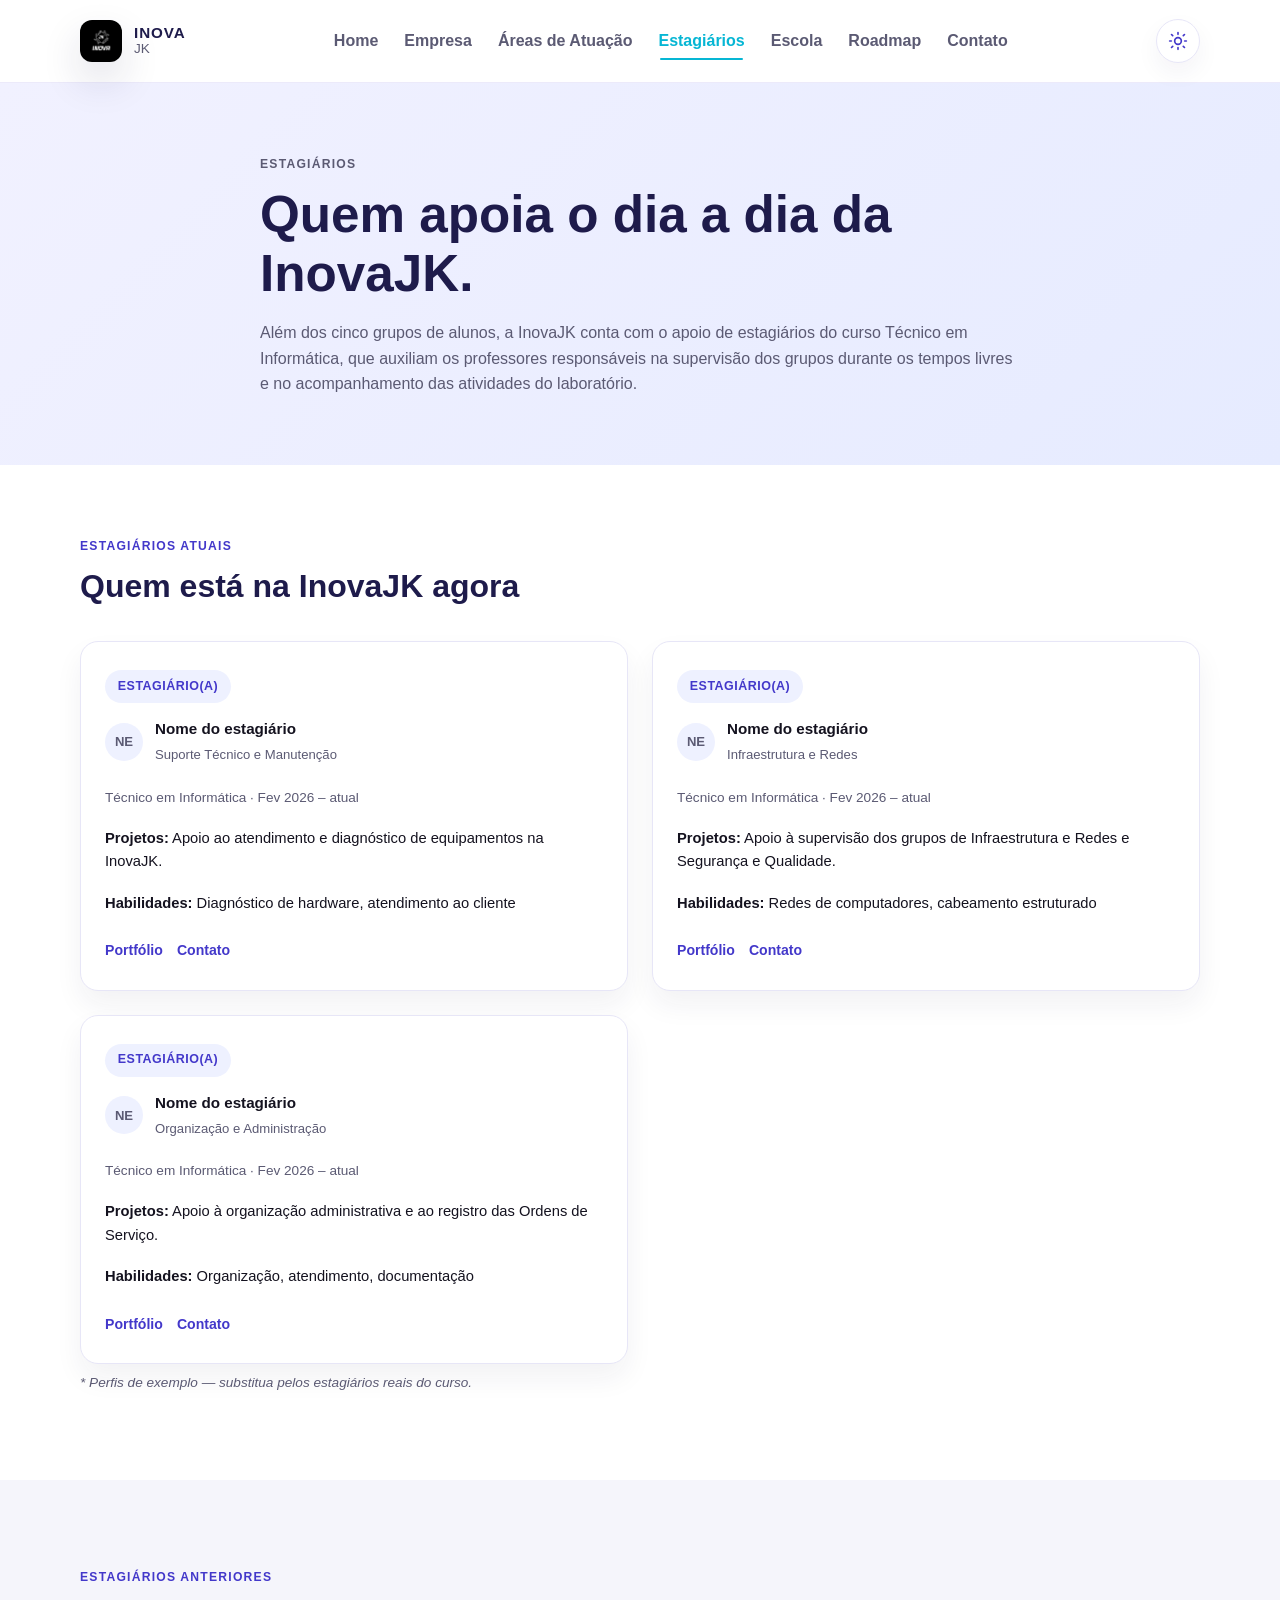
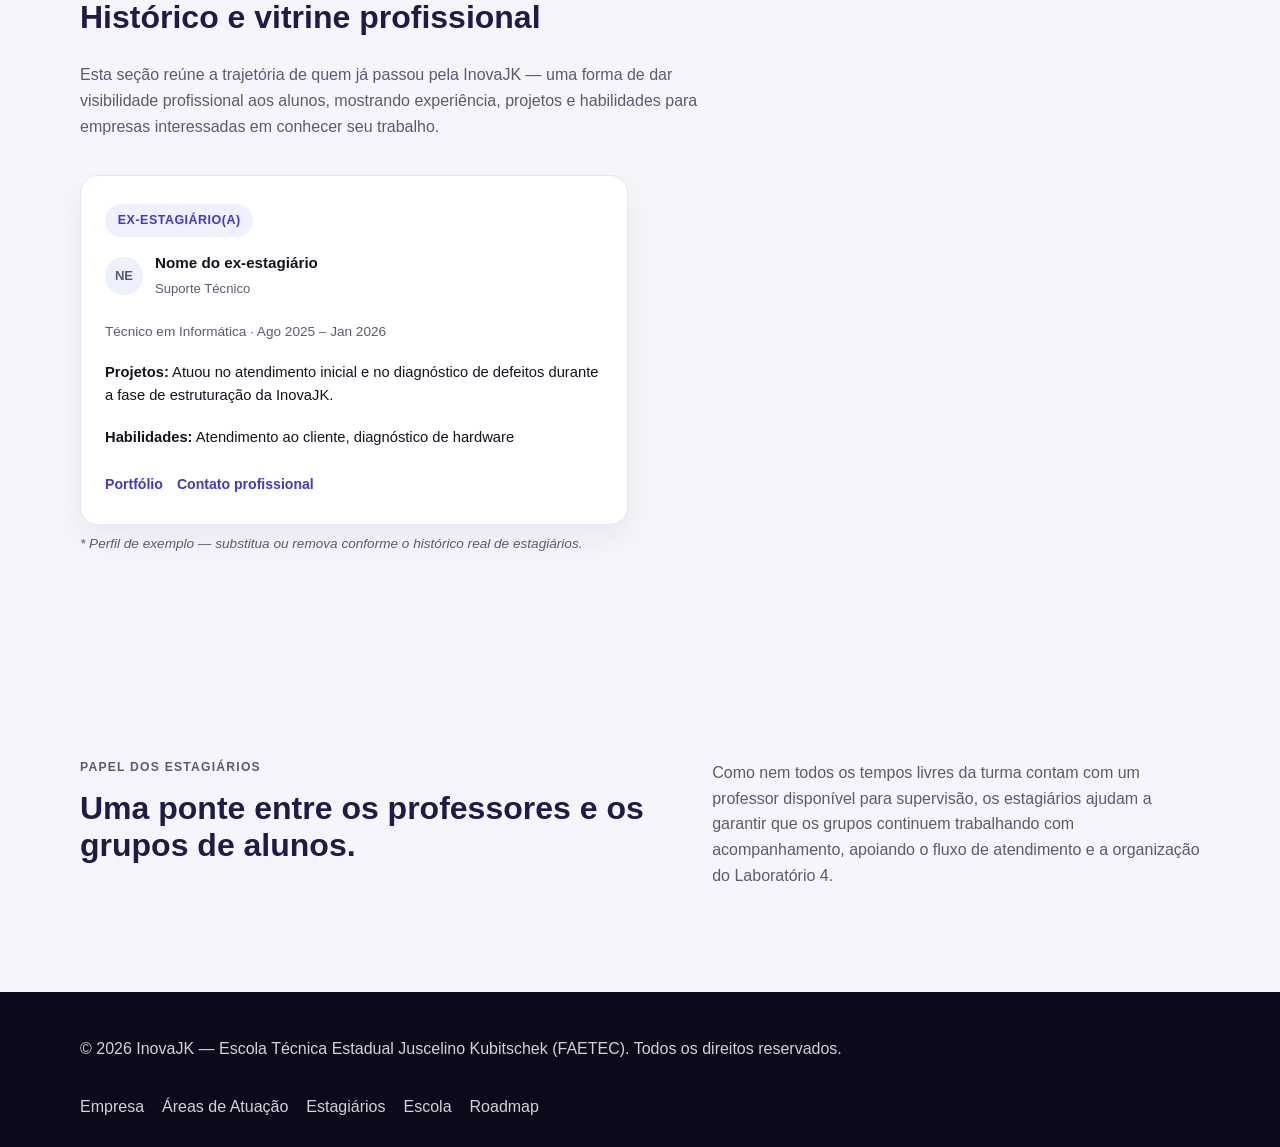
<file: paginas/estagiarios.html>
<!DOCTYPE html>
<html lang="pt-BR">
  <head>
    <meta charset="UTF-8" />
    <meta name="viewport" content="width=device-width, initial-scale=1.0" />
    <title>Estagiários | InovaJK</title>
    <script>
      (function () {
        try {
          var stored = localStorage.getItem('inovajk-theme');
          var theme =
            stored ||
            (window.matchMedia('(prefers-color-scheme: dark)').matches ? 'dark' : 'light');
          document.documentElement.setAttribute('data-theme', theme);
        } catch (e) {}
      })();
    </script>
    <link rel="icon" href="../images/logo-inovajk.png" type="image/png" />
    <link rel="stylesheet" href="../css/index.css" />
  </head>
  <body>
    <header class="topbar">
      <div class="container header-inner">
        <a href="../index.html" class="brand" aria-label="Página inicial da InovaJK">
          <span class="brand-mark"><img src="../images/logo-inovajk.png" alt="Logotipo InovaJK" /></span>
          <span class="brand-text">
            <strong>Inova</strong>
            <small>JK</small>
          </span>
        </a>

        <button
          type="button"
          class="nav-toggle"
          id="navToggle"
          aria-label="Abrir menu"
          aria-expanded="false"
          aria-controls="navMenu"
        >
          <span></span><span></span><span></span>
        </button>

        <nav class="nav" id="navMenu" aria-label="Navegação principal">
          <a href="../index.html">Home</a>
          <a href="empresa.html">Empresa</a>
          <a href="cursos.html">Áreas de Atuação</a>
          <a href="estagiarios.html">Estagiários</a>
          <a href="escola.html">Escola</a>
          <a href="roadmap.html">Roadmap</a>
          <a href="contato_reg.html">Contato</a>
        </nav>

        <div class="nav-overlay" id="navOverlay"></div>

        <button
          type="button"
          class="theme-toggle"
          id="themeToggle"
          aria-label="Alternar para modo escuro"
          aria-pressed="false"
        >
          <svg class="icon-sun" viewBox="0 0 24 24" fill="none" stroke="currentColor" stroke-width="2" stroke-linecap="round" stroke-linejoin="round" aria-hidden="true">
            <circle cx="12" cy="12" r="4"></circle>
            <line x1="12" y1="2" x2="12" y2="4"></line>
            <line x1="12" y1="20" x2="12" y2="22"></line>
            <line x1="4.22" y1="4.22" x2="5.64" y2="5.64"></line>
            <line x1="18.36" y1="18.36" x2="19.78" y2="19.78"></line>
            <line x1="2" y1="12" x2="4" y2="12"></line>
            <line x1="20" y1="12" x2="22" y2="12"></line>
            <line x1="4.22" y1="19.78" x2="5.64" y2="18.36"></line>
            <line x1="18.36" y1="5.64" x2="19.78" y2="4.22"></line>
          </svg>
          <svg class="icon-moon" viewBox="0 0 24 24" fill="none" stroke="currentColor" stroke-width="2" stroke-linecap="round" stroke-linejoin="round" aria-hidden="true">
            <path d="M21 12.79A9 9 0 1 1 11.21 3 7 7 0 0 0 21 12.79z"></path>
          </svg>
        </button>
      </div>
    </header>
    <main>
      <section class="page-banner">
        <div class="container page-intro">
          <p class="eyebrow">Estagiários</p>
          <h1>Quem apoia o dia a dia da InovaJK.</h1>
          <p>
            Além dos cinco grupos de alunos, a InovaJK conta com o apoio de estagiários do
            curso Técnico em Informática, que auxiliam os professores responsáveis na
            supervisão dos grupos durante os tempos livres e no acompanhamento das atividades
            do laboratório.
          </p>
        </div>
      </section>

      <section class="page-content">
        <div class="container">
          <div class="section-header">
            <p class="eyebrow">Estagiários atuais</p>
            <h2>Quem está na InovaJK agora</h2>
          </div>

          <!--
            Espaços reservados: substitua pelos estagiários reais.
            Duplique o <article class="course-card intern-card"> para adicionar mais perfis.
          -->
          <div class="course-grid">
            <article class="course-card intern-card">
              <span class="course-meta">Estagiário(a)</span>
              <div class="team-member" style="margin-top: 4px;">
                <span class="team-avatar">NE</span>
                <div><strong>Nome do estagiário</strong><span>Suporte Técnico e Manutenção</span></div>
              </div>
              <p class="intern-meta">Técnico em Informática · Fev 2026 – atual</p>
              <p><strong>Projetos:</strong> Apoio ao atendimento e diagnóstico de equipamentos na InovaJK.</p>
              <p><strong>Habilidades:</strong> Diagnóstico de hardware, atendimento ao cliente</p>
              <div class="intern-links">
                <a href="#">Portfólio</a>
                <a href="#">Contato</a>
              </div>
            </article>

            <article class="course-card intern-card">
              <span class="course-meta">Estagiário(a)</span>
              <div class="team-member" style="margin-top: 4px;">
                <span class="team-avatar">NE</span>
                <div><strong>Nome do estagiário</strong><span>Infraestrutura e Redes</span></div>
              </div>
              <p class="intern-meta">Técnico em Informática · Fev 2026 – atual</p>
              <p><strong>Projetos:</strong> Apoio à supervisão dos grupos de Infraestrutura e Redes e Segurança e Qualidade.</p>
              <p><strong>Habilidades:</strong> Redes de computadores, cabeamento estruturado</p>
              <div class="intern-links">
                <a href="#">Portfólio</a>
                <a href="#">Contato</a>
              </div>
            </article>

            <article class="course-card intern-card">
              <span class="course-meta">Estagiário(a)</span>
              <div class="team-member" style="margin-top: 4px;">
                <span class="team-avatar">NE</span>
                <div><strong>Nome do estagiário</strong><span>Organização e Administração</span></div>
              </div>
              <p class="intern-meta">Técnico em Informática · Fev 2026 – atual</p>
              <p><strong>Projetos:</strong> Apoio à organização administrativa e ao registro das Ordens de Serviço.</p>
              <p><strong>Habilidades:</strong> Organização, atendimento, documentação</p>
              <div class="intern-links">
                <a href="#">Portfólio</a>
                <a href="#">Contato</a>
              </div>
            </article>
          </div>
          <p class="team-note">* Perfis de exemplo — substitua pelos estagiários reais do curso.</p>
        </div>
      </section>

      <section class="section section-alt">
        <div class="container">
          <div class="section-header">
            <p class="eyebrow">Estagiários anteriores</p>
            <h2>Histórico e vitrine profissional</h2>
            <p style="color: var(--texto-suave); max-width: 640px;">
              Esta seção reúne a trajetória de quem já passou pela InovaJK — uma forma de dar
              visibilidade profissional aos alunos, mostrando experiência, projetos e
              habilidades para empresas interessadas em conhecer seu trabalho.
            </p>
          </div>

          <!--
            Espaço reservado: adicione aqui os estagiários que já concluíram o período na InovaJK.
            Duplique o <article class="course-card intern-card"> conforme necessário.
          -->
          <div class="course-grid">
            <article class="course-card intern-card">
              <span class="course-meta">Ex-estagiário(a)</span>
              <div class="team-member" style="margin-top: 4px;">
                <span class="team-avatar">NE</span>
                <div><strong>Nome do ex-estagiário</strong><span>Suporte Técnico</span></div>
              </div>
              <p class="intern-meta">Técnico em Informática · Ago 2025 – Jan 2026</p>
              <p><strong>Projetos:</strong> Atuou no atendimento inicial e no diagnóstico de defeitos durante a fase de estruturação da InovaJK.</p>
              <p><strong>Habilidades:</strong> Atendimento ao cliente, diagnóstico de hardware</p>
              <div class="intern-links">
                <a href="#">Portfólio</a>
                <a href="#">Contato profissional</a>
              </div>
            </article>
          </div>
          <p class="team-note">* Perfil de exemplo — substitua ou remova conforme o histórico real de estagiários.</p>
        </div>
      </section>

      <section class="section section-alt">
        <div class="container split-layout">
          <div>
            <p class="eyebrow">Papel dos estagiários</p>
            <h2>Uma ponte entre os professores e os grupos de alunos.</h2>
          </div>
          <div>
            <p>
              Como nem todos os tempos livres da turma contam com um professor disponível para
              supervisão, os estagiários ajudam a garantir que os grupos continuem trabalhando
              com acompanhamento, apoiando o fluxo de atendimento e a organização do
              Laboratório 4.
            </p>
          </div>
        </div>
      </section>
    </main>

    <footer class="footer">
      <div class="container footer-inner">
        <p>© <span id="year"></span> InovaJK — Escola Técnica Estadual Juscelino Kubitschek (FAETEC). Todos os direitos reservados.</p>
        <div class="footer-links">
          <a href="empresa.html">Empresa</a>
          <a href="cursos.html">Áreas de Atuação</a>
          <a href="estagiarios.html">Estagiários</a>
          <a href="escola.html">Escola</a>
          <a href="roadmap.html">Roadmap</a>
        </div>
      </div>
    </footer>

    <script src="../js/index.js"></script>
  </body>
</html>
</file>
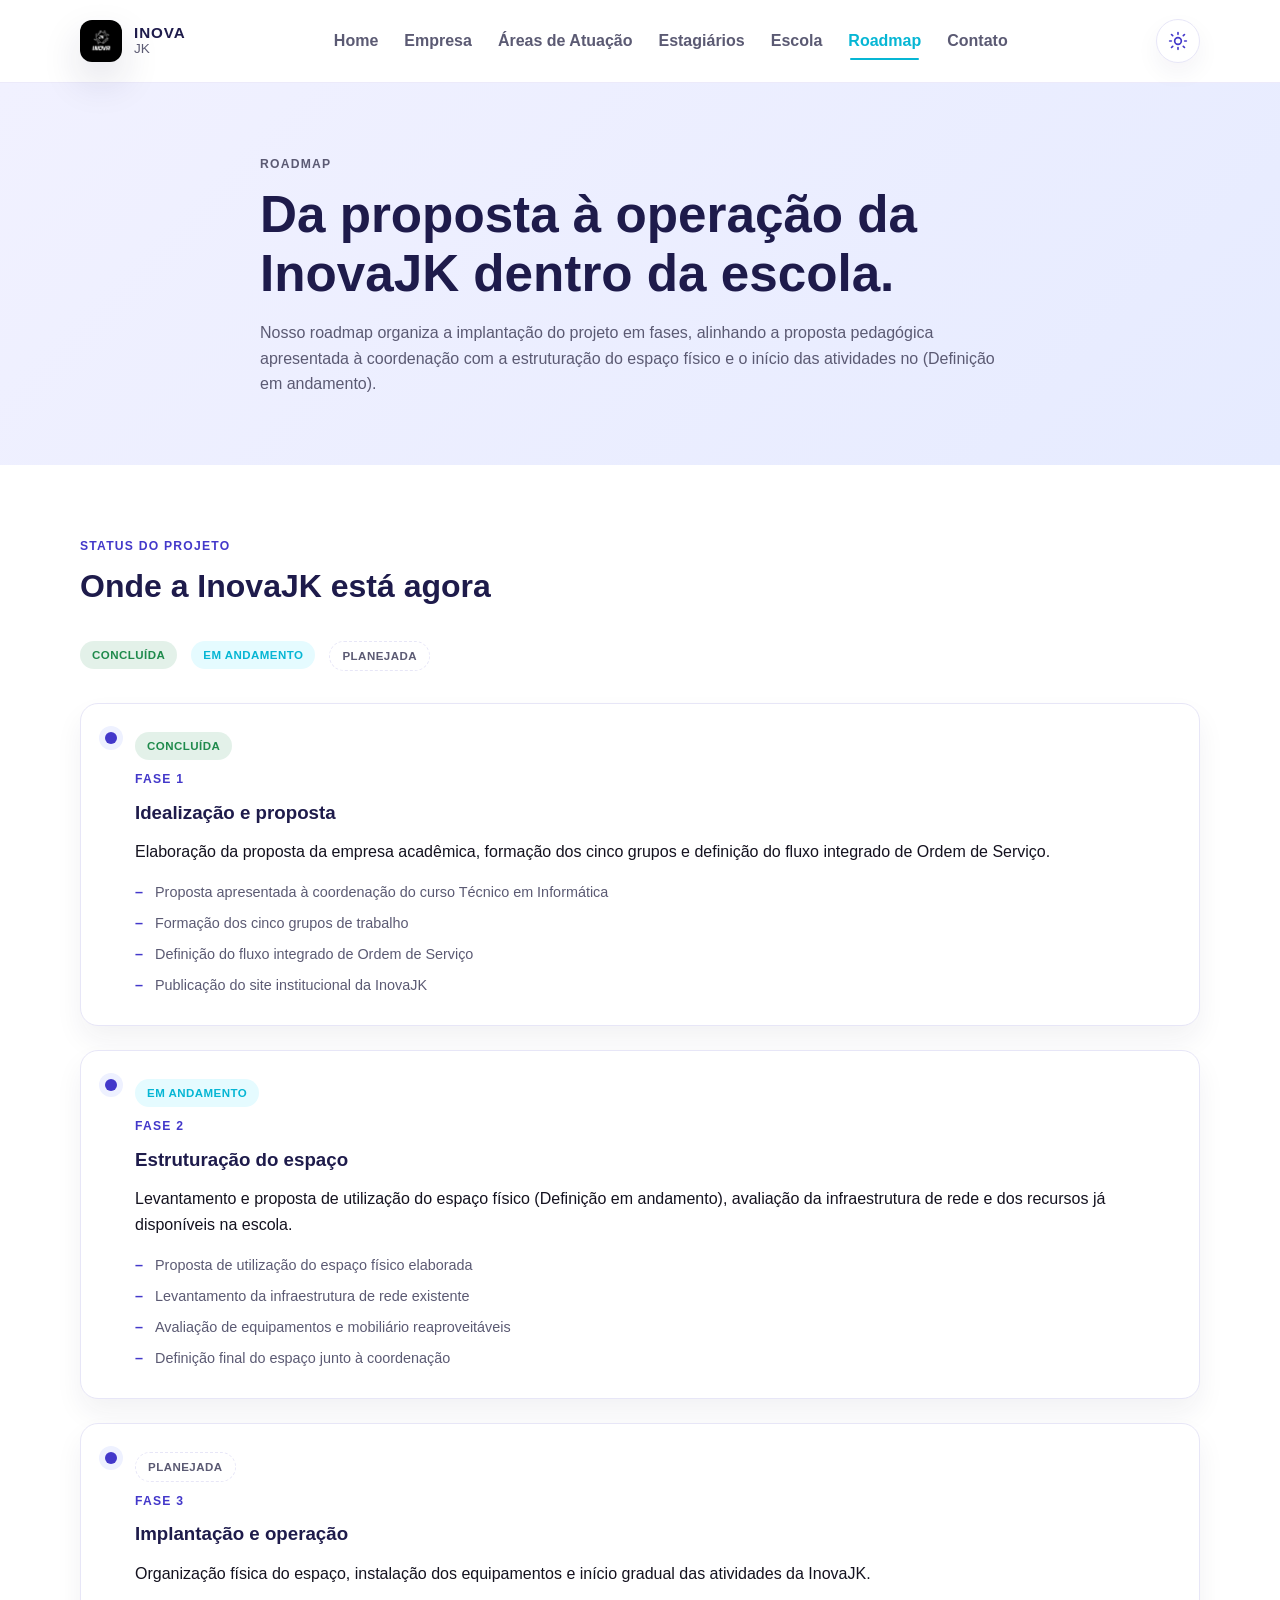
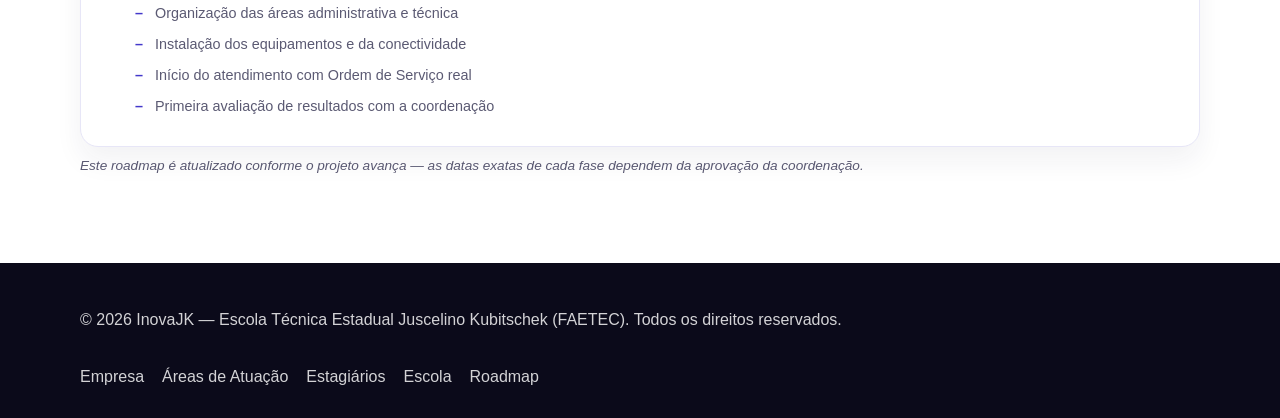
<file: paginas/roadmap.html>
<!DOCTYPE html>
<html lang="pt-BR">
  <head>
    <meta charset="UTF-8" />
    <meta name="viewport" content="width=device-width, initial-scale=1.0" />
    <title>Roadmap | InovaJK</title>
    <script>
      (function () {
        try {
          var stored = localStorage.getItem('inovajk-theme');
          var theme =
            stored ||
            (window.matchMedia('(prefers-color-scheme: dark)').matches ? 'dark' : 'light');
          document.documentElement.setAttribute('data-theme', theme);
        } catch (e) {}
      })();
    </script>
    <link rel="icon" href="../images/logo-inovajk.png" type="image/png" />
    <link rel="stylesheet" href="../css/index.css" />
  </head>
  <body>
    <header class="topbar">
      <div class="container header-inner">
        <a href="../index.html" class="brand" aria-label="Página inicial da InovaJK">
          <span class="brand-mark"><img src="../images/logo-inovajk.png" alt="Logotipo InovaJK" /></span>
          <span class="brand-text">
            <strong>Inova</strong>
            <small>JK</small>
          </span>
        </a>

        <button
          type="button"
          class="nav-toggle"
          id="navToggle"
          aria-label="Abrir menu"
          aria-expanded="false"
          aria-controls="navMenu"
        >
          <span></span><span></span><span></span>
        </button>

        <nav class="nav" id="navMenu" aria-label="Navegação principal">
          <a href="../index.html">Home</a>
          <a href="empresa.html">Empresa</a>
          <a href="cursos.html">Áreas de Atuação</a>
          <a href="estagiarios.html">Estagiários</a>
          <a href="escola.html">Escola</a>
          <a href="roadmap.html">Roadmap</a>
          <a href="contato_reg.html">Contato</a>
        </nav>

        <div class="nav-overlay" id="navOverlay"></div>

        <button
          type="button"
          class="theme-toggle"
          id="themeToggle"
          aria-label="Alternar para modo escuro"
          aria-pressed="false"
        >
          <svg class="icon-sun" viewBox="0 0 24 24" fill="none" stroke="currentColor" stroke-width="2" stroke-linecap="round" stroke-linejoin="round" aria-hidden="true">
            <circle cx="12" cy="12" r="4"></circle>
            <line x1="12" y1="2" x2="12" y2="4"></line>
            <line x1="12" y1="20" x2="12" y2="22"></line>
            <line x1="4.22" y1="4.22" x2="5.64" y2="5.64"></line>
            <line x1="18.36" y1="18.36" x2="19.78" y2="19.78"></line>
            <line x1="2" y1="12" x2="4" y2="12"></line>
            <line x1="20" y1="12" x2="22" y2="12"></line>
            <line x1="4.22" y1="19.78" x2="5.64" y2="18.36"></line>
            <line x1="18.36" y1="5.64" x2="19.78" y2="4.22"></line>
          </svg>
          <svg class="icon-moon" viewBox="0 0 24 24" fill="none" stroke="currentColor" stroke-width="2" stroke-linecap="round" stroke-linejoin="round" aria-hidden="true">
            <path d="M21 12.79A9 9 0 1 1 11.21 3 7 7 0 0 0 21 12.79z"></path>
          </svg>
        </button>
      </div>
    </header>
    <main>
      <section class="page-banner">
        <div class="container page-intro">
          <p class="eyebrow">Roadmap</p>
          <h1>Da proposta à operação da InovaJK dentro da escola.</h1>
          <p>
            Nosso roadmap organiza a implantação do projeto em fases, alinhando a proposta
            pedagógica apresentada à coordenação com a estruturação do espaço físico e o
            início das atividades no (Definição em andamento).
          </p>
        </div>
      </section>

      <section class="page-content">
        <div class="container">
          <div class="section-header">
            <p class="eyebrow">Status do projeto</p>
            <h2>Onde a InovaJK está agora</h2>
          </div>

          <ul class="status-legend">
            <li><span class="status-badge is-done">Concluída</span></li>
            <li><span class="status-badge is-active">Em andamento</span></li>
            <li><span class="status-badge is-soon">Planejada</span></li>
          </ul>

          <div class="timeline">
            <article class="timeline-card">
              <span class="status-badge is-done">Concluída</span>
              <p class="eyebrow">Fase 1</p>
              <h3>Idealização e proposta</h3>
              <p>Elaboração da proposta da empresa acadêmica, formação dos cinco grupos e definição do fluxo integrado de Ordem de Serviço.</p>
              <ul class="deliverables-list">
                <li>Proposta apresentada à coordenação do curso Técnico em Informática</li>
                <li>Formação dos cinco grupos de trabalho</li>
                <li>Definição do fluxo integrado de Ordem de Serviço</li>
                <li>Publicação do site institucional da InovaJK</li>
              </ul>
            </article>

            <article class="timeline-card">
              <span class="status-badge is-active">Em andamento</span>
              <p class="eyebrow">Fase 2</p>
              <h3>Estruturação do espaço</h3>
              <p>Levantamento e proposta de utilização do espaço físico (Definição em andamento), avaliação da infraestrutura de rede e dos recursos já disponíveis na escola.</p>
              <ul class="deliverables-list">
                <li>Proposta de utilização do espaço físico elaborada</li>
                <li>Levantamento da infraestrutura de rede existente</li>
                <li>Avaliação de equipamentos e mobiliário reaproveitáveis</li>
                <li>Definição final do espaço junto à coordenação</li>
              </ul>
            </article>

            <article class="timeline-card">
              <span class="status-badge is-soon">Planejada</span>
              <p class="eyebrow">Fase 3</p>
              <h3>Implantação e operação</h3>
              <p>Organização física do espaço, instalação dos equipamentos e início gradual das atividades da InovaJK.</p>
              <ul class="deliverables-list">
                <li>Organização das áreas administrativa e técnica</li>
                <li>Instalação dos equipamentos e da conectividade</li>
                <li>Início do atendimento com Ordem de Serviço real</li>
                <li>Primeira avaliação de resultados com a coordenação</li>
              </ul>
            </article>
          </div>

          <p class="team-note">Este roadmap é atualizado conforme o projeto avança — as datas exatas de cada fase dependem da aprovação da coordenação.</p>
        </div>
      </section>
    </main>

    <footer class="footer">
      <div class="container footer-inner">
        <p>© <span id="year"></span> InovaJK — Escola Técnica Estadual Juscelino Kubitschek (FAETEC). Todos os direitos reservados.</p>
        <div class="footer-links">
          <a href="empresa.html">Empresa</a>
          <a href="cursos.html">Áreas de Atuação</a>
          <a href="estagiarios.html">Estagiários</a>
          <a href="escola.html">Escola</a>
          <a href="roadmap.html">Roadmap</a>
        </div>
      </div>
    </footer>

    <script src="../js/index.js"></script>
  </body>
</html>
</file>
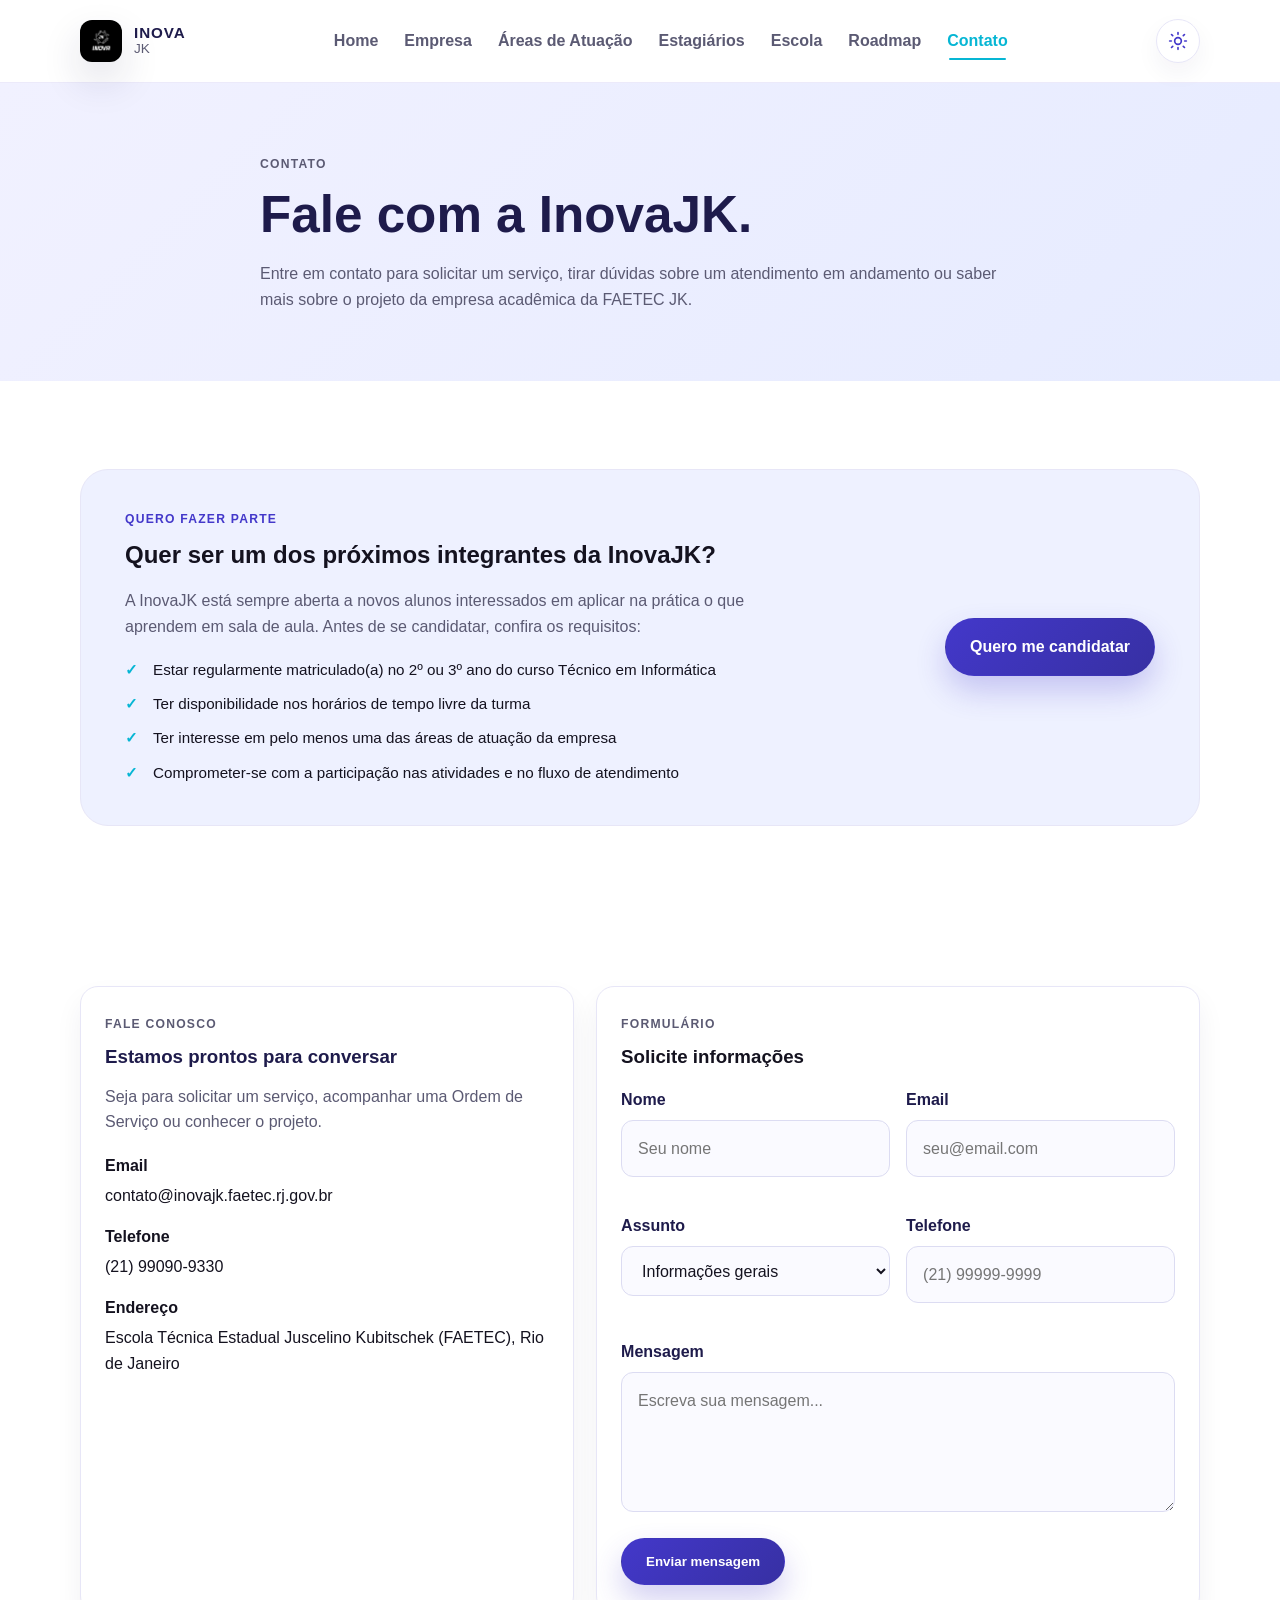
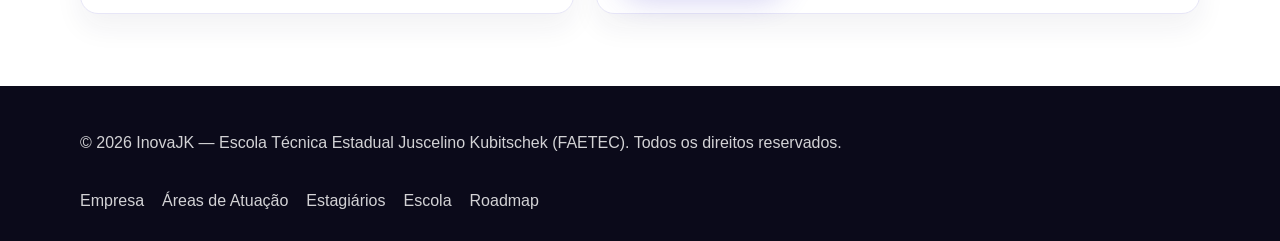
<file: src/pages/contato_reg.html>
<!DOCTYPE html>
<html lang="pt-BR">
  <head>
    <meta charset="UTF-8" />
    <meta name="viewport" content="width=device-width, initial-scale=1.0" />
    <title>Contato | InovaJK</title>
    <script>
      (function () {
        try {
          var stored = localStorage.getItem('inovajk-theme');
          var theme =
            stored ||
            (window.matchMedia('(prefers-color-scheme: dark)').matches ? 'dark' : 'light');
          document.documentElement.setAttribute('data-theme', theme);
        } catch (e) {}
      })();
    </script>
    <link rel="icon" href="../assets/images/logo-inovajk.png" type="image/png" />
    <link rel="stylesheet" href="../styles/index.css" />
  </head>
  <body>
    <header class="topbar">
      <div class="container header-inner">
        <a href="../../index.html" class="brand" aria-label="Página inicial da InovaJK">
          <span class="brand-mark"><img src="../assets/images/logo-inovajk.png" alt="Logotipo InovaJK" /></span>
          <span class="brand-text">
            <strong>Inova</strong>
            <small>JK</small>
          </span>
        </a>

        <button
          type="button"
          class="nav-toggle"
          id="navToggle"
          aria-label="Abrir menu"
          aria-expanded="false"
          aria-controls="navMenu"
        >
          <span></span><span></span><span></span>
        </button>

        <nav class="nav" id="navMenu" aria-label="Navegação principal">
          <a href="../../index.html">Home</a>
          <a href="empresa.html">Empresa</a>
          <a href="cursos.html">Áreas de Atuação</a>
          <a href="estagiarios.html">Estagiários</a>
          <a href="escola.html">Escola</a>
          <a href="roadmap.html">Roadmap</a>
          <a href="contato_reg.html">Contato</a>
        </nav>

        <div class="nav-overlay" id="navOverlay"></div>

        <button
          type="button"
          class="theme-toggle"
          id="themeToggle"
          aria-label="Alternar para modo escuro"
          aria-pressed="false"
        >
          <svg class="icon-sun" viewBox="0 0 24 24" fill="none" stroke="currentColor" stroke-width="2" stroke-linecap="round" stroke-linejoin="round" aria-hidden="true">
            <circle cx="12" cy="12" r="4"></circle>
            <line x1="12" y1="2" x2="12" y2="4"></line>
            <line x1="12" y1="20" x2="12" y2="22"></line>
            <line x1="4.22" y1="4.22" x2="5.64" y2="5.64"></line>
            <line x1="18.36" y1="18.36" x2="19.78" y2="19.78"></line>
            <line x1="2" y1="12" x2="4" y2="12"></line>
            <line x1="20" y1="12" x2="22" y2="12"></line>
            <line x1="4.22" y1="19.78" x2="5.64" y2="18.36"></line>
            <line x1="18.36" y1="5.64" x2="19.78" y2="4.22"></line>
          </svg>
          <svg class="icon-moon" viewBox="0 0 24 24" fill="none" stroke="currentColor" stroke-width="2" stroke-linecap="round" stroke-linejoin="round" aria-hidden="true">
            <path d="M21 12.79A9 9 0 1 1 11.21 3 7 7 0 0 0 21 12.79z"></path>
          </svg>
        </button>
      </div>
    </header>
    <main>
      <section class="page-banner">
        <div class="container page-intro">
          <p class="eyebrow">Contato</p>
          <h1>Fale com a InovaJK.</h1>
          <p>
            Entre em contato para solicitar um serviço, tirar dúvidas sobre um atendimento em
            andamento ou saber mais sobre o projeto da empresa acadêmica da FAETEC JK.
          </p>
        </div>
      </section>

      <section class="section">
        <div class="container">
          <div class="joinus-box">
            <div class="joinus-copy">
              <p class="eyebrow">Quero fazer parte</p>
              <h2>Quer ser um dos próximos integrantes da InovaJK?</h2>
              <p>
                A InovaJK está sempre aberta a novos alunos interessados em aplicar na
                prática o que aprendem em sala de aula. Antes de se candidatar, confira os
                requisitos:
              </p>
              <ul class="requirements-list">
                <li>Estar regularmente matriculado(a) no 2º ou 3º ano do curso Técnico em Informática</li>
                <li>Ter disponibilidade nos horários de tempo livre da turma</li>
                <li>Ter interesse em pelo menos uma das áreas de atuação da empresa</li>
                <li>Comprometer-se com a participação nas atividades e no fluxo de atendimento</li>
              </ul>
            </div>
            <a href="#form-contato" class="button button-primary" id="joinUsButton">Quero me candidatar</a>
          </div>
        </div>
      </section>

      <section class="page-content">
        <div class="container contact-grid">
          <aside class="contact-panel">
            <p class="eyebrow">Fale conosco</p>
            <h3>Estamos prontos para conversar</h3>
            <p>Seja para solicitar um serviço, acompanhar uma Ordem de Serviço ou conhecer o projeto.</p>
            <ul>
              <li>
                <strong>Email</strong>
                <span>contato@inovajk.faetec.rj.gov.br</span>
              </li>
              <li>
                <strong>Telefone</strong>
                <span>(21) 99090-9330</span>
              </li>
              <li>
                <strong>Endereço</strong>
                <span>Escola Técnica Estadual Juscelino Kubitschek (FAETEC), Rio de Janeiro</span>
              </li>
            </ul>
          </aside>

          <div class="form-panel" id="form-contato">
            <p class="eyebrow">Formulário</p>
            <h3>Solicite informações</h3>
            <form action="https://formspree.io/f/xrpgjoyq" method="POST">
              <div class="form-row">
                <div>
                  <label for="nome">Nome</label>
                  <input id="nome" name="nome" type="text" placeholder="Seu nome" required />
                </div>
                <div>
                  <label for="email">Email</label>
                  <input id="email" name="email" type="email" placeholder="seu@email.com" required />
                  <span class="field-feedback" id="emailFeedback"></span>
                </div>
              </div>

              <div class="form-row" style="margin-top: 16px;">
                <div>
                  <label for="assunto">Assunto</label>
                  <select id="assunto" name="assunto">
                    <option>Informações gerais</option>
                    <option>Quero fazer parte</option>
                    <option>Solicitar orçamento de serviço</option>
                    <option>Acompanhar Ordem de Serviço</option>
                    <option>Parceria com a escola</option>
                  </select>
                </div>
                <div>
                  <label for="telefone">Telefone</label>
                  <input id="telefone" name="telefone" type="tel" inputmode="numeric" placeholder="(21) 99999-9999" maxlength="15" required />
                  <span class="field-feedback" id="telefoneFeedback"></span>
                </div>
              </div>

              <div class="form-row partnership-fields" id="partnershipFields" style="display: none; margin-top: 16px;">
                <div>
                  <label for="empresaNome">Nome da empresa/instituição</label>
                  <input id="empresaNome" name="empresaNome" type="text" placeholder="Razão social" />
                </div>
                <div>
                  <label for="cnpj">CNPJ</label>
                  <input id="cnpj" name="cnpj" type="text" inputmode="numeric" placeholder="00.000.000/0000-00" maxlength="18" />
                  <span class="field-feedback" id="cnpjFeedback"></span>
                </div>
              </div>

              <div style="margin-top: 16px;">
                <label for="mensagem">Mensagem</label>
                <textarea id="mensagem" name="mensagem" placeholder="Escreva sua mensagem..." required></textarea>
              </div>

              <div id="formFeedback" class="form-feedback" role="alert" aria-live="polite"></div>

              <div class="form-actions">
                <button type="submit" class="button button-primary" id="submitButton">Enviar mensagem</button>
              </div>
            </form>
          </div>
        </div>
      </section>
    </main>

    <footer class="footer">
      <div class="container footer-inner">
        <p>© <span id="year"></span> InovaJK — Escola Técnica Estadual Juscelino Kubitschek (FAETEC). Todos os direitos reservados.</p>
        <div class="footer-links">
          <a href="empresa.html">Empresa</a>
          <a href="cursos.html">Áreas de Atuação</a>
          <a href="estagiarios.html">Estagiários</a>
          <a href="escola.html">Escola</a>
          <a href="roadmap.html">Roadmap</a>
        </div>
      </div>
    </footer>

    <script src="../controllers/index.js"></script>
    <script src="../controllers/contato.js"></script>
  </body>
</html>
</file>
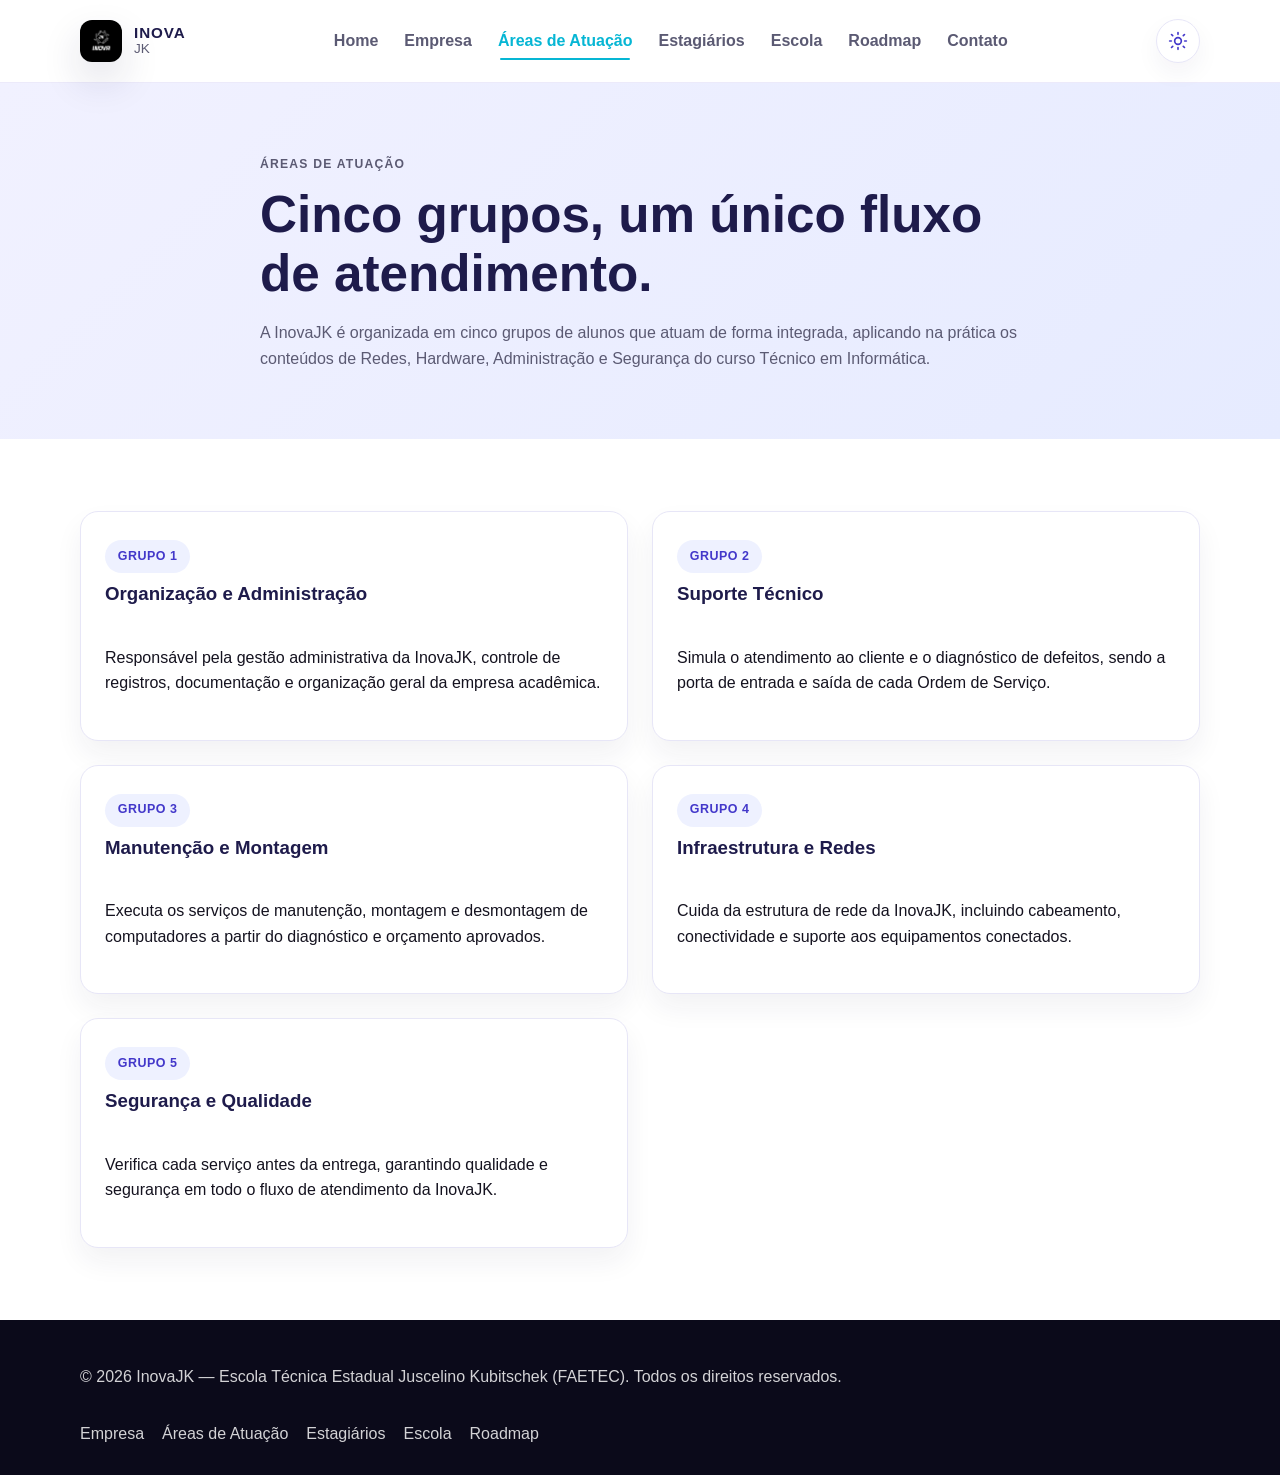
<file: src/pages/cursos.html>
<!DOCTYPE html>
<html lang="pt-BR">
  <head>
    <meta charset="UTF-8" />
    <meta name="viewport" content="width=device-width, initial-scale=1.0" />
    <title>Áreas de Atuação | InovaJK</title>
    <script>
      (function () {
        try {
          var stored = localStorage.getItem('inovajk-theme');
          var theme =
            stored ||
            (window.matchMedia('(prefers-color-scheme: dark)').matches ? 'dark' : 'light');
          document.documentElement.setAttribute('data-theme', theme);
        } catch (e) {}
      })();
    </script>
    <link rel="icon" href="../assets/images/logo-inovajk.png" type="image/png" />
    <link rel="stylesheet" href="../styles/index.css" />
  </head>
  <body>
    <header class="topbar">
      <div class="container header-inner">
        <a href="../../index.html" class="brand" aria-label="Página inicial da InovaJK">
          <span class="brand-mark"><img src="../assets/images/logo-inovajk.png" alt="Logotipo InovaJK" /></span>
          <span class="brand-text">
            <strong>Inova</strong>
            <small>JK</small>
          </span>
        </a>

        <button
          type="button"
          class="nav-toggle"
          id="navToggle"
          aria-label="Abrir menu"
          aria-expanded="false"
          aria-controls="navMenu"
        >
          <span></span><span></span><span></span>
        </button>

        <nav class="nav" id="navMenu" aria-label="Navegação principal">
          <a href="../../index.html">Home</a>
          <a href="empresa.html">Empresa</a>
          <a href="cursos.html">Áreas de Atuação</a>
          <a href="estagiarios.html">Estagiários</a>
          <a href="escola.html">Escola</a>
          <a href="roadmap.html">Roadmap</a>
          <a href="contato_reg.html">Contato</a>
        </nav>

        <div class="nav-overlay" id="navOverlay"></div>

        <button
          type="button"
          class="theme-toggle"
          id="themeToggle"
          aria-label="Alternar para modo escuro"
          aria-pressed="false"
        >
          <svg class="icon-sun" viewBox="0 0 24 24" fill="none" stroke="currentColor" stroke-width="2" stroke-linecap="round" stroke-linejoin="round" aria-hidden="true">
            <circle cx="12" cy="12" r="4"></circle>
            <line x1="12" y1="2" x2="12" y2="4"></line>
            <line x1="12" y1="20" x2="12" y2="22"></line>
            <line x1="4.22" y1="4.22" x2="5.64" y2="5.64"></line>
            <line x1="18.36" y1="18.36" x2="19.78" y2="19.78"></line>
            <line x1="2" y1="12" x2="4" y2="12"></line>
            <line x1="20" y1="12" x2="22" y2="12"></line>
            <line x1="4.22" y1="19.78" x2="5.64" y2="18.36"></line>
            <line x1="18.36" y1="5.64" x2="19.78" y2="4.22"></line>
          </svg>
          <svg class="icon-moon" viewBox="0 0 24 24" fill="none" stroke="currentColor" stroke-width="2" stroke-linecap="round" stroke-linejoin="round" aria-hidden="true">
            <path d="M21 12.79A9 9 0 1 1 11.21 3 7 7 0 0 0 21 12.79z"></path>
          </svg>
        </button>
      </div>
    </header>
    <main>
      <section class="page-banner">
        <div class="container page-intro">
          <p class="eyebrow">Áreas de atuação</p>
          <h1>Cinco grupos, um único fluxo de atendimento.</h1>
          <p>
            A InovaJK é organizada em cinco grupos de alunos que atuam de forma integrada,
            aplicando na prática os conteúdos de Redes, Hardware, Administração e Segurança do
            curso Técnico em Informática.
          </p>
        </div>
      </section>

      <section class="page-content">
        <!--
          Espaço reservado: para adicionar uma nova área/grupo, duplique o
          <article class="course-card"> abaixo com um novo número de grupo.
        -->
        <div class="container course-grid">
          <article class="course-card">
            <span class="course-meta">Grupo 1</span>
            <h3>Organização e Administração</h3>
            <p>Responsável pela gestão administrativa da InovaJK, controle de registros, documentação e organização geral da empresa acadêmica.</p>
          </article>

          <article class="course-card">
            <span class="course-meta">Grupo 2</span>
            <h3>Suporte Técnico</h3>
            <p>Simula o atendimento ao cliente e o diagnóstico de defeitos, sendo a porta de entrada e saída de cada Ordem de Serviço.</p>
          </article>

          <article class="course-card">
            <span class="course-meta">Grupo 3</span>
            <h3>Manutenção e Montagem</h3>
            <p>Executa os serviços de manutenção, montagem e desmontagem de computadores a partir do diagnóstico e orçamento aprovados.</p>
          </article>

          <article class="course-card">
            <span class="course-meta">Grupo 4</span>
            <h3>Infraestrutura e Redes</h3>
            <p>Cuida da estrutura de rede da InovaJK, incluindo cabeamento, conectividade e suporte aos equipamentos conectados.</p>
          </article>

          <article class="course-card">
            <span class="course-meta">Grupo 5</span>
            <h3>Segurança e Qualidade</h3>
            <p>Verifica cada serviço antes da entrega, garantindo qualidade e segurança em todo o fluxo de atendimento da InovaJK.</p>
          </article>
        </div>
      </section>
    </main>

    <footer class="footer">
      <div class="container footer-inner">
        <p>© <span id="year"></span> InovaJK — Escola Técnica Estadual Juscelino Kubitschek (FAETEC). Todos os direitos reservados.</p>
        <div class="footer-links">
          <a href="empresa.html">Empresa</a>
          <a href="cursos.html">Áreas de Atuação</a>
          <a href="estagiarios.html">Estagiários</a>
          <a href="escola.html">Escola</a>
          <a href="roadmap.html">Roadmap</a>
        </div>
      </div>
    </footer>

    <script src="../controllers/index.js"></script>
  </body>
</html>
</file>
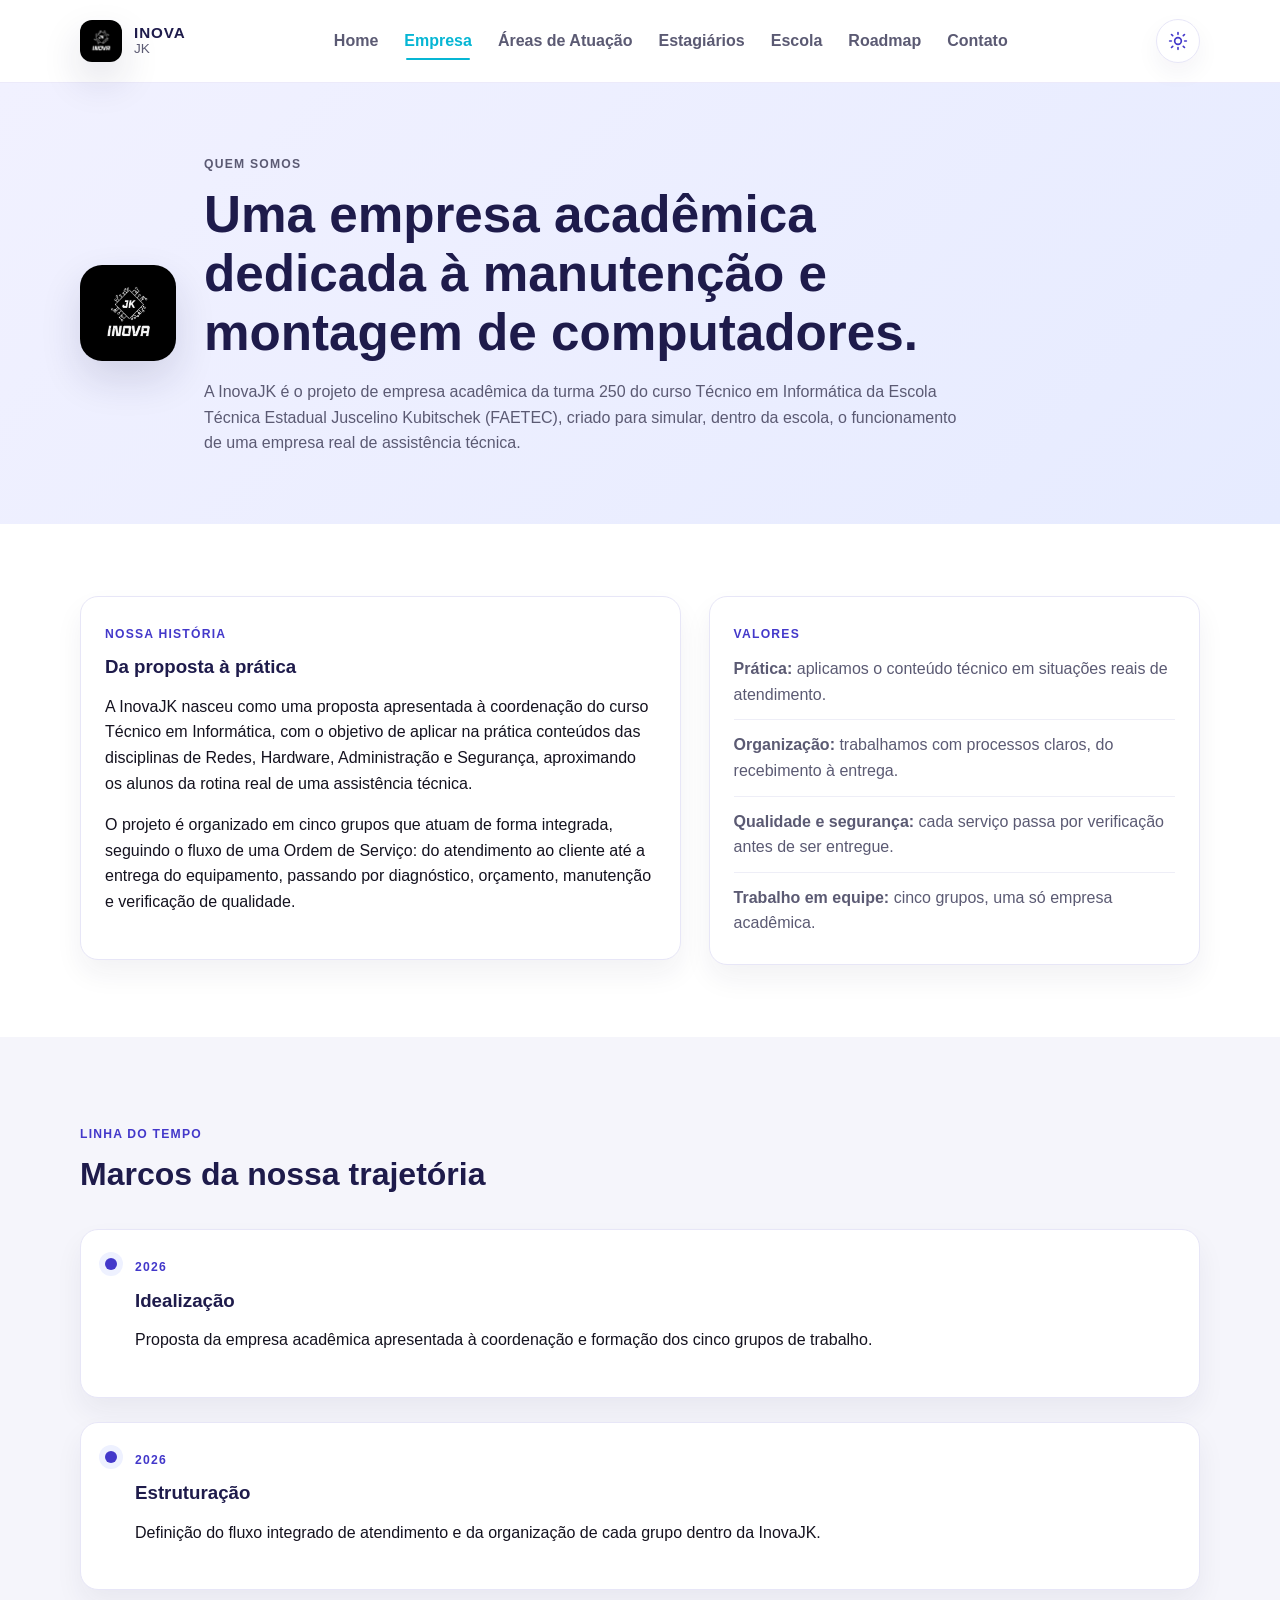
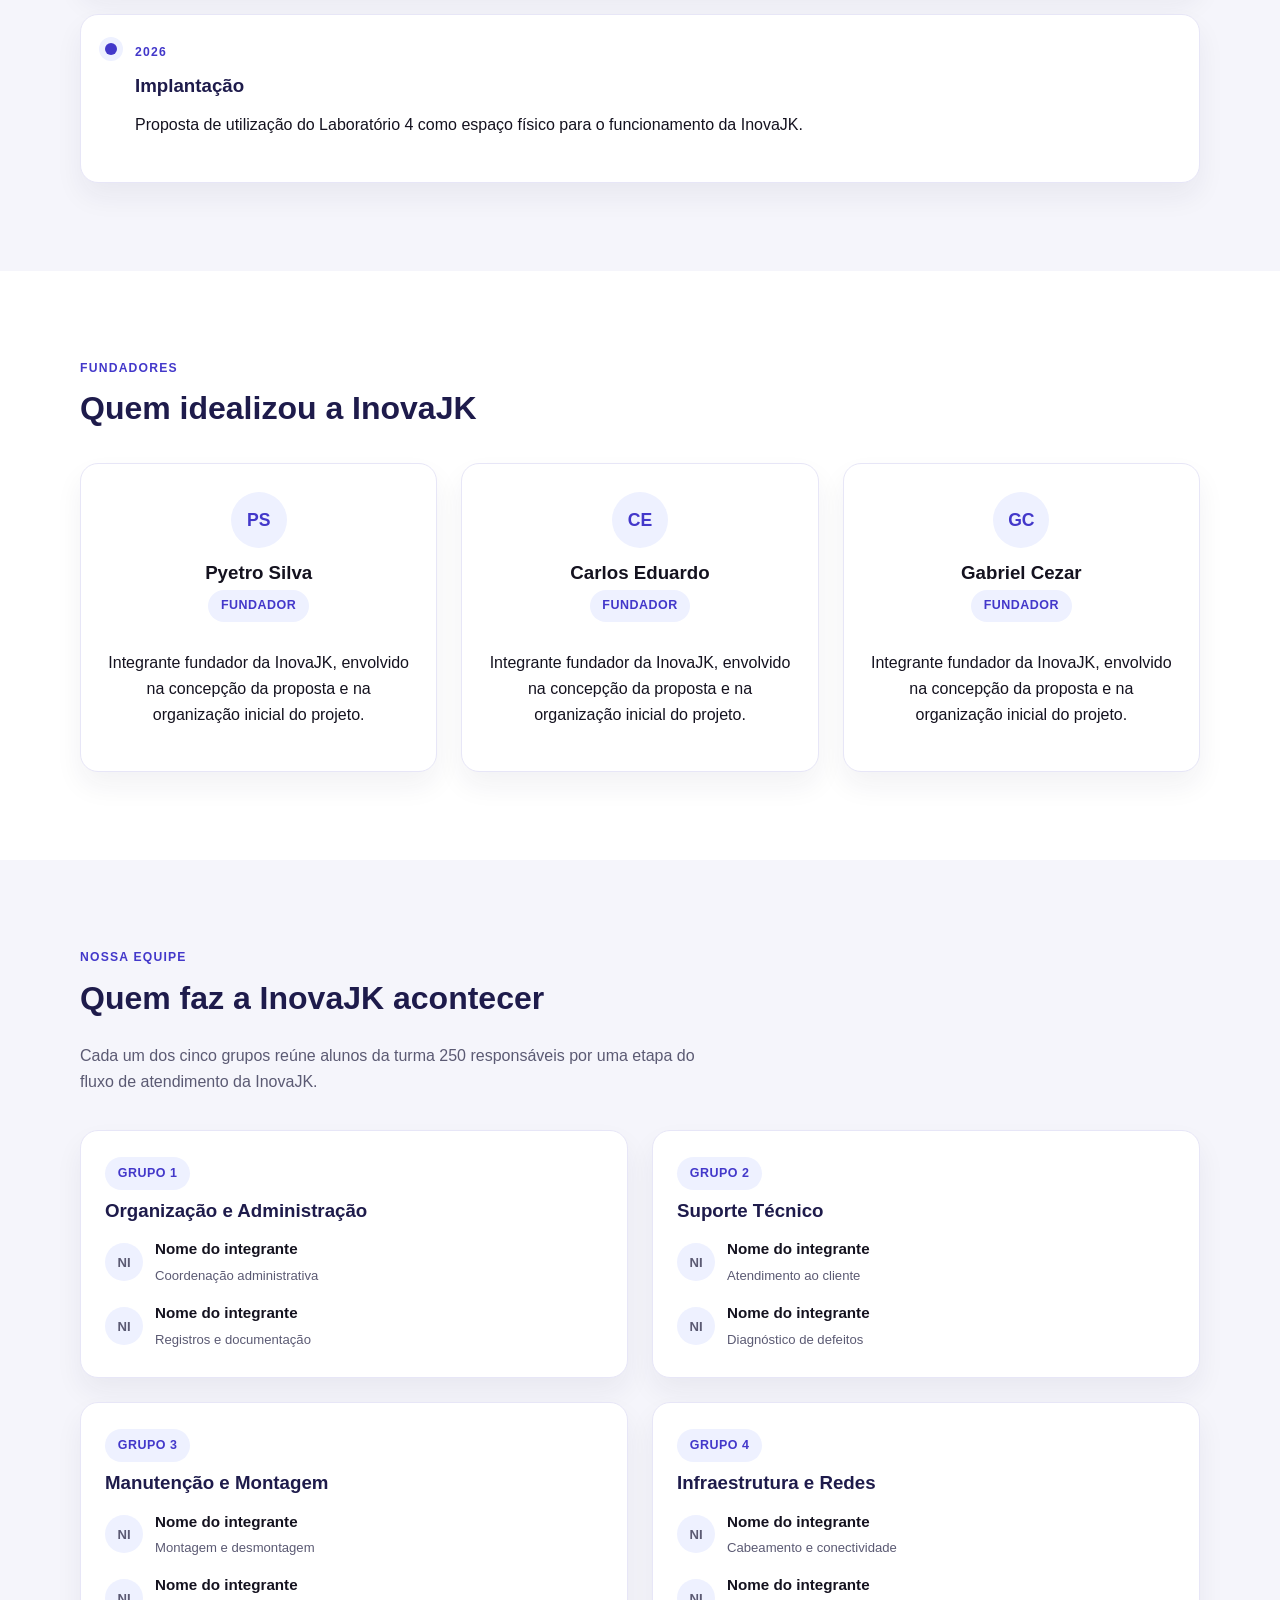
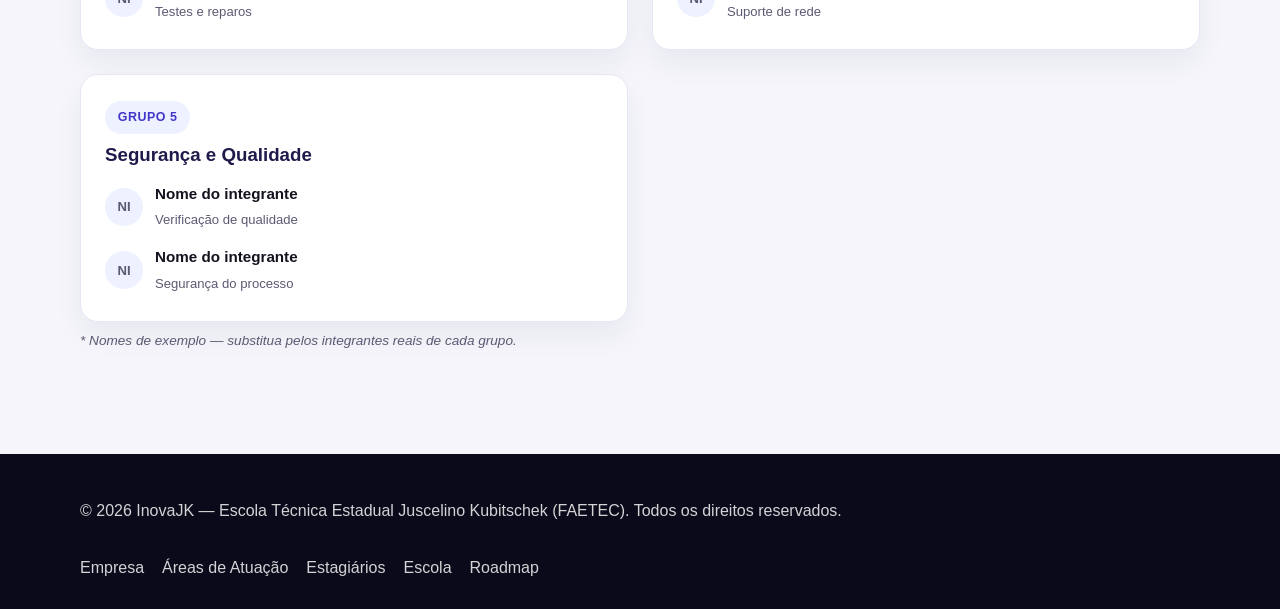
<file: src/pages/empresa.html>
<!DOCTYPE html>
<html lang="pt-BR">
  <head>
    <meta charset="UTF-8" />
    <meta name="viewport" content="width=device-width, initial-scale=1.0" />
    <title>InovaJK</title>
    <script>
      (function () {
        try {
          var stored = localStorage.getItem('inovajk-theme');
          var theme =
            stored ||
            (window.matchMedia('(prefers-color-scheme: dark)').matches ? 'dark' : 'light');
          document.documentElement.setAttribute('data-theme', theme);
        } catch (e) {}
      })();
    </script>
    <link rel="icon" href="../assets/images/logo-inovajk.png" type="image/png" />
    <link rel="stylesheet" href="../styles/index.css" />
  </head>
  <body>
    <header class="topbar">
      <div class="container header-inner">
        <a href="../../index.html" class="brand" aria-label="Página inicial da InovaJK">
          <span class="brand-mark"><img src="../assets/images/logo-inovajk.png" alt="Logotipo InovaJK" /></span>
          <span class="brand-text">
            <strong>Inova</strong>
            <small>JK</small>
          </span>
        </a>

        <button
          type="button"
          class="nav-toggle"
          id="navToggle"
          aria-label="Abrir menu"
          aria-expanded="false"
          aria-controls="navMenu"
        >
          <span></span><span></span><span></span>
        </button>

        <nav class="nav" id="navMenu" aria-label="Navegação principal">
          <a href="../../index.html">Home</a>
          <a href="empresa.html">Empresa</a>
          <a href="cursos.html">Áreas de Atuação</a>
          <a href="estagiarios.html">Estagiários</a>
          <a href="escola.html">Escola</a>
          <a href="roadmap.html">Roadmap</a>
          <a href="contato_reg.html">Contato</a>
        </nav>

        <div class="nav-overlay" id="navOverlay"></div>

        <button
          type="button"
          class="theme-toggle"
          id="themeToggle"
          aria-label="Alternar para modo escuro"
          aria-pressed="false"
        >
          <svg class="icon-sun" viewBox="0 0 24 24" fill="none" stroke="currentColor" stroke-width="2" stroke-linecap="round" stroke-linejoin="round" aria-hidden="true">
            <circle cx="12" cy="12" r="4"></circle>
            <line x1="12" y1="2" x2="12" y2="4"></line>
            <line x1="12" y1="20" x2="12" y2="22"></line>
            <line x1="4.22" y1="4.22" x2="5.64" y2="5.64"></line>
            <line x1="18.36" y1="18.36" x2="19.78" y2="19.78"></line>
            <line x1="2" y1="12" x2="4" y2="12"></line>
            <line x1="20" y1="12" x2="22" y2="12"></line>
            <line x1="4.22" y1="19.78" x2="5.64" y2="18.36"></line>
            <line x1="18.36" y1="5.64" x2="19.78" y2="4.22"></line>
          </svg>
          <svg class="icon-moon" viewBox="0 0 24 24" fill="none" stroke="currentColor" stroke-width="2" stroke-linecap="round" stroke-linejoin="round" aria-hidden="true">
            <path d="M21 12.79A9 9 0 1 1 11.21 3 7 7 0 0 0 21 12.79z"></path>
          </svg>
        </button>
      </div>
    </header>
    <main>
      <section class="page-banner">
        <div class="container banner-with-logo">
          <div class="banner-logo">
            <img src="../assets/images/logo-inovajk.png" alt="Logotipo InovaJK" />
          </div>
          <div class="page-intro">
            <p class="eyebrow">Quem somos</p>
            <h1>Uma empresa acadêmica dedicada à manutenção e montagem de computadores.</h1>
            <p>
              A InovaJK é o projeto de empresa acadêmica da turma 250 do curso Técnico em
              Informática da Escola Técnica Estadual Juscelino Kubitschek (FAETEC), criado para
              simular, dentro da escola, o funcionamento de uma empresa real de assistência
              técnica.
            </p>
          </div>
        </div>
      </section>

      <section class="page-content">
        <div class="container content-grid">
          <article class="story-card">
            <p class="eyebrow">Nossa história</p>
            <h3>Da proposta à prática</h3>
            <p>
              A InovaJK nasceu como uma proposta apresentada à coordenação do curso Técnico em
              Informática, com o objetivo de aplicar na prática conteúdos das disciplinas de
              Redes, Hardware, Administração e Segurança, aproximando os alunos da rotina real
              de uma assistência técnica.
            </p>
            <p>
              O projeto é organizado em cinco grupos que atuam de forma integrada, seguindo o
              fluxo de uma Ordem de Serviço: do atendimento ao cliente até a entrega do
              equipamento, passando por diagnóstico, orçamento, manutenção e verificação de
              qualidade.
            </p>
          </article>

          <aside class="story-card">
            <p class="eyebrow">Valores</p>
            <ul class="table-list">
              <li><strong>Prática:</strong> aplicamos o conteúdo técnico em situações reais de atendimento.</li>
              <li><strong>Organização:</strong> trabalhamos com processos claros, do recebimento à entrega.</li>
              <li><strong>Qualidade e segurança:</strong> cada serviço passa por verificação antes de ser entregue.</li>
              <li><strong>Trabalho em equipe:</strong> cinco grupos, uma só empresa acadêmica.</li>
            </ul>
          </aside>
        </div>
      </section>

      <section class="section section-alt">
        <div class="container">
          <div class="section-header">
            <p class="eyebrow">Linha do tempo</p>
            <h2>Marcos da nossa trajetória</h2>
          </div>

          <div class="timeline">
            <article class="timeline-card">
              <p class="eyebrow">2026</p>
              <h3>Idealização</h3>
              <p>Proposta da empresa acadêmica apresentada à coordenação e formação dos cinco grupos de trabalho.</p>
            </article>

            <article class="timeline-card">
              <p class="eyebrow">2026</p>
              <h3>Estruturação</h3>
              <p>Definição do fluxo integrado de atendimento e da organização de cada grupo dentro da InovaJK.</p>
            </article>

            <article class="timeline-card">
              <p class="eyebrow">2026</p>
              <h3>Implantação</h3>
              <p>Proposta de utilização do Laboratório 4 como espaço físico para o funcionamento da InovaJK.</p>
            </article>
          </div>
        </div>
      </section>

      <section class="section">
        <div class="container">
          <div class="section-header">
            <p class="eyebrow">Fundadores</p>
            <h2>Quem idealizou a InovaJK</h2>
          </div>

          <!--
            Espaço reservado: para adicionar um novo fundador, duplique o
            <article class="founder-card"> abaixo e troque nome, cargo e bio.
          -->
          <div class="team-grid founders-grid">
            <article class="founder-card">
              <span class="team-avatar founder-avatar">PS</span>
              <h3>Pyetro Silva</h3>
              <span class="course-meta">Fundador</span>
              <p>Integrante fundador da InovaJK, envolvido na concepção da proposta e na organização inicial do projeto.</p>
            </article>

            <article class="founder-card">
              <span class="team-avatar founder-avatar">CE</span>
              <h3>Carlos Eduardo</h3>
              <span class="course-meta">Fundador</span>
              <p>Integrante fundador da InovaJK, envolvido na concepção da proposta e na organização inicial do projeto.</p>
            </article>

            <article class="founder-card">
              <span class="team-avatar founder-avatar">GC</span>
              <h3>Gabriel Cezar</h3>
              <span class="course-meta">Fundador</span>
              <p>Integrante fundador da InovaJK, envolvido na concepção da proposta e na organização inicial do projeto.</p>
            </article>
          </div>
        </div>
      </section>

      <section class="section section-alt">
        <div class="container">
          <div class="section-header">
            <p class="eyebrow">Nossa equipe</p>
            <h2>Quem faz a InovaJK acontecer</h2>
            <p style="color: var(--texto-suave); max-width: 640px;">
              Cada um dos cinco grupos reúne alunos da turma 250 responsáveis por uma etapa do
              fluxo de atendimento da InovaJK.
            </p>
          </div>

          <!--
            Espaços reservados: substitua "Nome do integrante" pelos nomes reais
            de cada aluno responsável por esse grupo. Adicione ou remova <li> conforme
            o número de integrantes de cada equipe.
          -->
          <div class="team-grid">
            <article class="team-group">
              <span class="course-meta">Grupo 1</span>
              <h3>Organização e Administração</h3>
              <ul class="team-members">
                <li class="team-member">
                  <span class="team-avatar">NI</span>
                  <div><strong>Nome do integrante</strong><span>Coordenação administrativa</span></div>
                </li>
                <li class="team-member">
                  <span class="team-avatar">NI</span>
                  <div><strong>Nome do integrante</strong><span>Registros e documentação</span></div>
                </li>
              </ul>
            </article>

            <article class="team-group">
              <span class="course-meta">Grupo 2</span>
              <h3>Suporte Técnico</h3>
              <ul class="team-members">
                <li class="team-member">
                  <span class="team-avatar">NI</span>
                  <div><strong>Nome do integrante</strong><span>Atendimento ao cliente</span></div>
                </li>
                <li class="team-member">
                  <span class="team-avatar">NI</span>
                  <div><strong>Nome do integrante</strong><span>Diagnóstico de defeitos</span></div>
                </li>
              </ul>
            </article>

            <article class="team-group">
              <span class="course-meta">Grupo 3</span>
              <h3>Manutenção e Montagem</h3>
              <ul class="team-members">
                <li class="team-member">
                  <span class="team-avatar">NI</span>
                  <div><strong>Nome do integrante</strong><span>Montagem e desmontagem</span></div>
                </li>
                <li class="team-member">
                  <span class="team-avatar">NI</span>
                  <div><strong>Nome do integrante</strong><span>Testes e reparos</span></div>
                </li>
              </ul>
            </article>

            <article class="team-group">
              <span class="course-meta">Grupo 4</span>
              <h3>Infraestrutura e Redes</h3>
              <ul class="team-members">
                <li class="team-member">
                  <span class="team-avatar">NI</span>
                  <div><strong>Nome do integrante</strong><span>Cabeamento e conectividade</span></div>
                </li>
                <li class="team-member">
                  <span class="team-avatar">NI</span>
                  <div><strong>Nome do integrante</strong><span>Suporte de rede</span></div>
                </li>
              </ul>
            </article>

            <article class="team-group">
              <span class="course-meta">Grupo 5</span>
              <h3>Segurança e Qualidade</h3>
              <ul class="team-members">
                <li class="team-member">
                  <span class="team-avatar">NI</span>
                  <div><strong>Nome do integrante</strong><span>Verificação de qualidade</span></div>
                </li>
                <li class="team-member">
                  <span class="team-avatar">NI</span>
                  <div><strong>Nome do integrante</strong><span>Segurança do processo</span></div>
                </li>
              </ul>
            </article>
          </div>
          <p class="team-note">* Nomes de exemplo — substitua pelos integrantes reais de cada grupo.</p>
        </div>
      </section>
    </main>

    <footer class="footer">
      <div class="container footer-inner">
        <p>© <span id="year"></span> InovaJK — Escola Técnica Estadual Juscelino Kubitschek (FAETEC). Todos os direitos reservados.</p>
        <div class="footer-links">
          <a href="empresa.html">Empresa</a>
          <a href="cursos.html">Áreas de Atuação</a>
          <a href="estagiarios.html">Estagiários</a>
          <a href="escola.html">Escola</a>
          <a href="roadmap.html">Roadmap</a>
        </div>
      </div>
    </footer>

    <script src="../controllers/index.js"></script>
  </body>
</html>
</file>
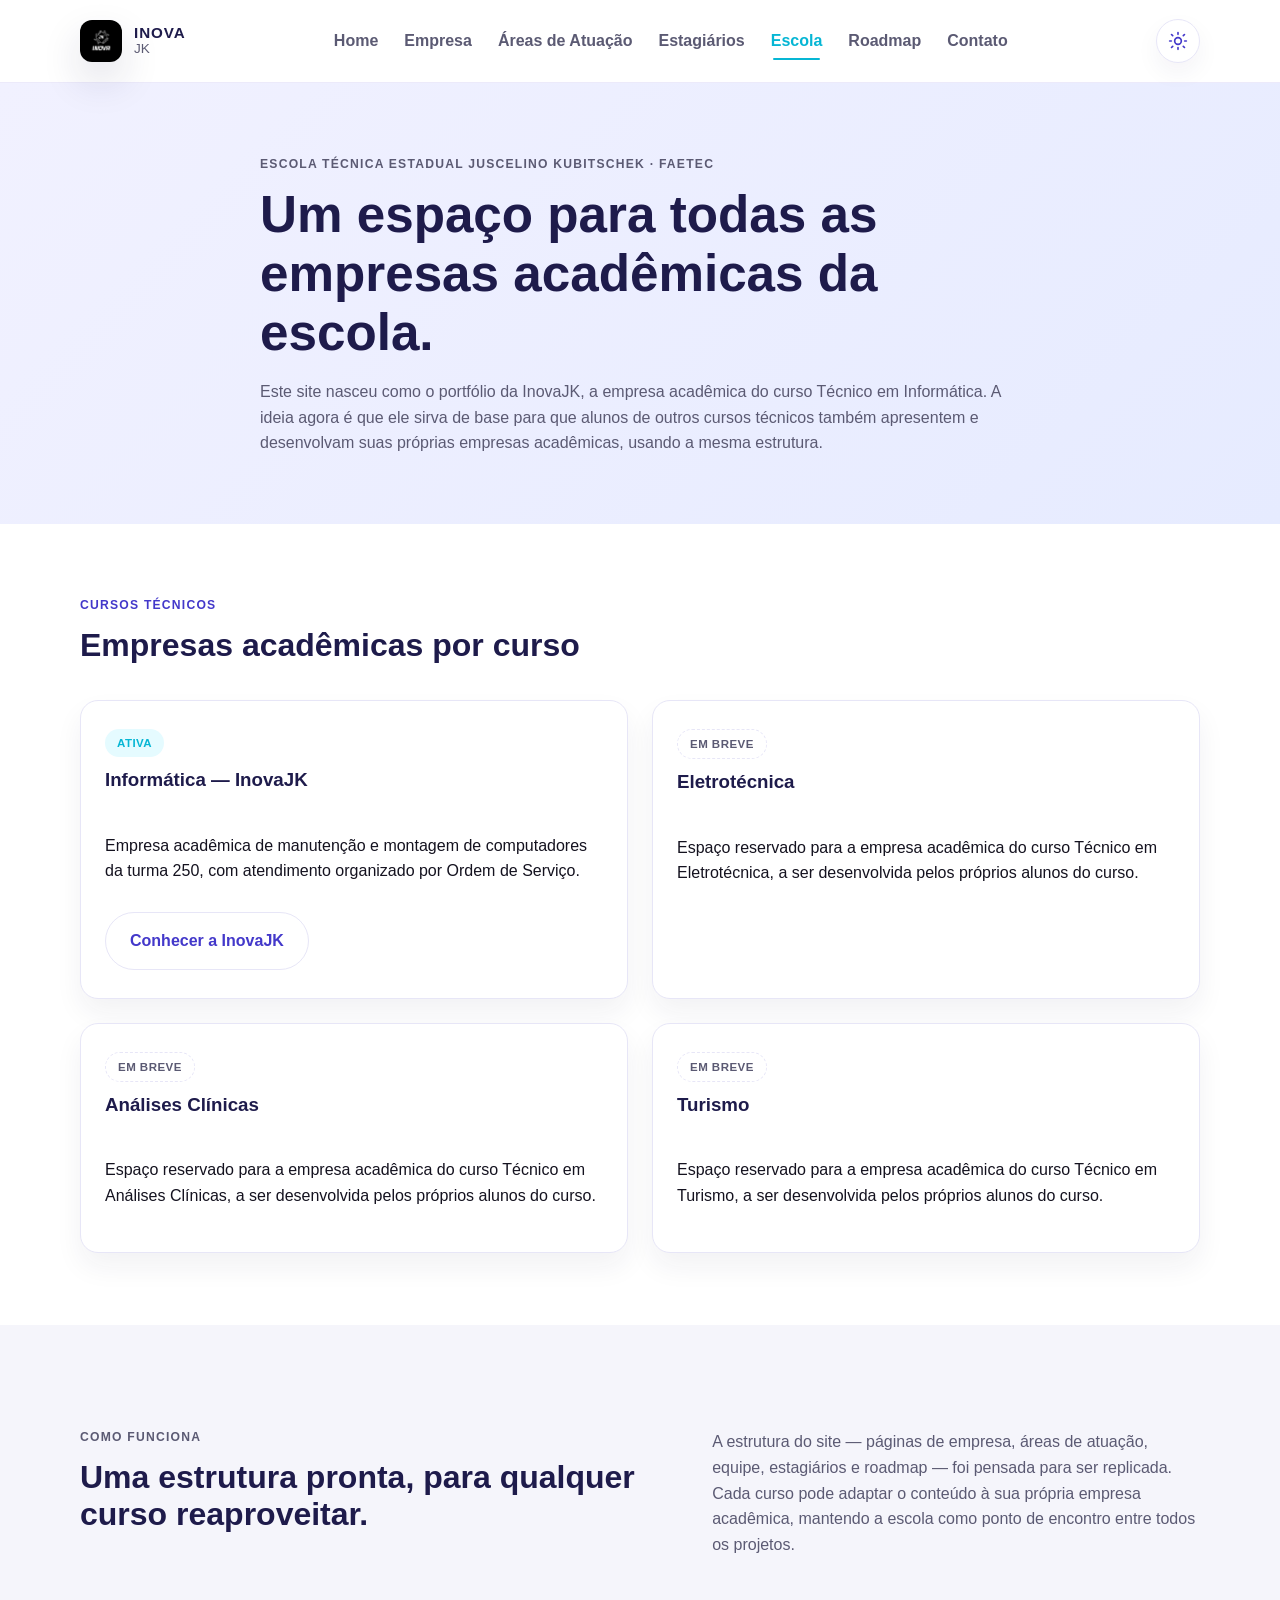
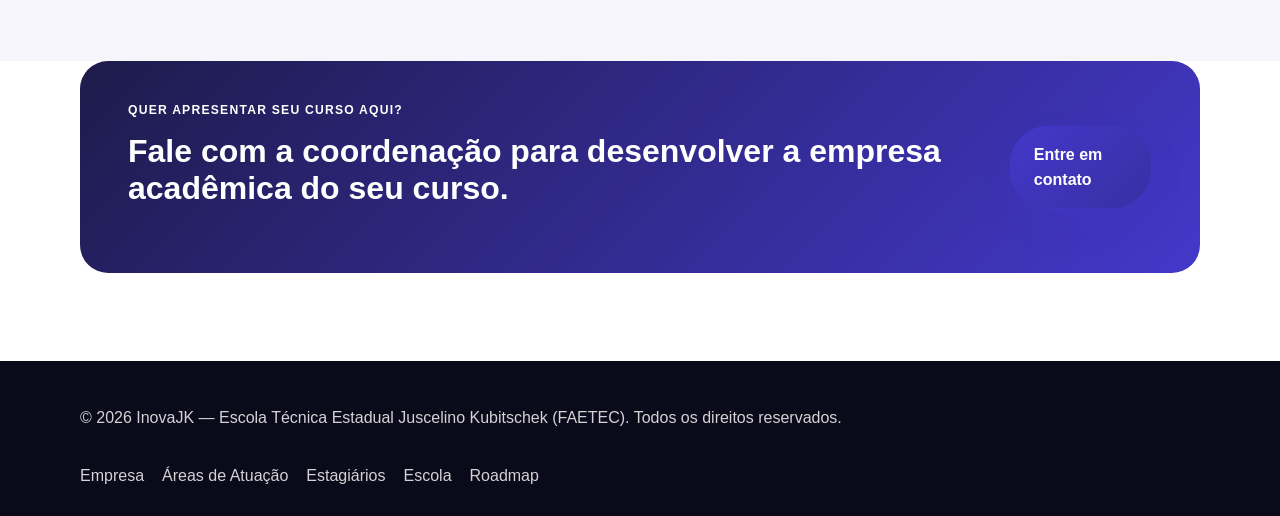
<file: src/pages/escola.html>
<!DOCTYPE html>
<html lang="pt-BR">
  <head>
    <meta charset="UTF-8" />
    <meta name="viewport" content="width=device-width, initial-scale=1.0" />
    <title>Escola | InovaJK</title>
    <script>
      (function () {
        try {
          var stored = localStorage.getItem('inovajk-theme');
          var theme =
            stored ||
            (window.matchMedia('(prefers-color-scheme: dark)').matches ? 'dark' : 'light');
          document.documentElement.setAttribute('data-theme', theme);
        } catch (e) {}
      })();
    </script>
    <link rel="icon" href="../assets/images/logo-inovajk.png" type="image/png" />
    <link rel="stylesheet" href="../styles/index.css" />
  </head>
  <body>
    <header class="topbar">
      <div class="container header-inner">
        <a href="../../index.html" class="brand" aria-label="Página inicial da InovaJK">
          <span class="brand-mark"><img src="../assets/images/logo-inovajk.png" alt="Logotipo InovaJK" /></span>
          <span class="brand-text">
            <strong>Inova</strong>
            <small>JK</small>
          </span>
        </a>

        <button
          type="button"
          class="nav-toggle"
          id="navToggle"
          aria-label="Abrir menu"
          aria-expanded="false"
          aria-controls="navMenu"
        >
          <span></span><span></span><span></span>
        </button>

        <nav class="nav" id="navMenu" aria-label="Navegação principal">
          <a href="../../index.html">Home</a>
          <a href="empresa.html">Empresa</a>
          <a href="cursos.html">Áreas de Atuação</a>
          <a href="estagiarios.html">Estagiários</a>
          <a href="escola.html">Escola</a>
          <a href="roadmap.html">Roadmap</a>
          <a href="contato_reg.html">Contato</a>
        </nav>

        <div class="nav-overlay" id="navOverlay"></div>

        <button
          type="button"
          class="theme-toggle"
          id="themeToggle"
          aria-label="Alternar para modo escuro"
          aria-pressed="false"
        >
          <svg class="icon-sun" viewBox="0 0 24 24" fill="none" stroke="currentColor" stroke-width="2" stroke-linecap="round" stroke-linejoin="round" aria-hidden="true">
            <circle cx="12" cy="12" r="4"></circle>
            <line x1="12" y1="2" x2="12" y2="4"></line>
            <line x1="12" y1="20" x2="12" y2="22"></line>
            <line x1="4.22" y1="4.22" x2="5.64" y2="5.64"></line>
            <line x1="18.36" y1="18.36" x2="19.78" y2="19.78"></line>
            <line x1="2" y1="12" x2="4" y2="12"></line>
            <line x1="20" y1="12" x2="22" y2="12"></line>
            <line x1="4.22" y1="19.78" x2="5.64" y2="18.36"></line>
            <line x1="18.36" y1="5.64" x2="19.78" y2="4.22"></line>
          </svg>
          <svg class="icon-moon" viewBox="0 0 24 24" fill="none" stroke="currentColor" stroke-width="2" stroke-linecap="round" stroke-linejoin="round" aria-hidden="true">
            <path d="M21 12.79A9 9 0 1 1 11.21 3 7 7 0 0 0 21 12.79z"></path>
          </svg>
        </button>
      </div>
    </header>
    <main>
      <section class="page-banner">
        <div class="container page-intro">
          <p class="eyebrow">Escola Técnica Estadual Juscelino Kubitschek · FAETEC</p>
          <h1>Um espaço para todas as empresas acadêmicas da escola.</h1>
          <p>
            Este site nasceu como o portfólio da InovaJK, a empresa acadêmica do curso
            Técnico em Informática. A ideia agora é que ele sirva de base para que alunos de
            outros cursos técnicos também apresentem e desenvolvam suas próprias empresas
            acadêmicas, usando a mesma estrutura.
          </p>
        </div>
      </section>

      <section class="page-content">
        <div class="container">
          <div class="section-header">
            <p class="eyebrow">Cursos técnicos</p>
            <h2>Empresas acadêmicas por curso</h2>
          </div>

          <!--
            Cada card representa a empresa acadêmica de um curso técnico da escola.
            Para adicionar um novo curso, duplique o <article class="course-card
            school-card"> abaixo. Quando um curso desenvolver sua empresa, troque
            o status "is-soon" (Em breve) por "is-active" (Ativa) e adicione o
            link real com o atributo href do botão "Conhecer".
          -->
          <div class="course-grid">
            <article class="course-card school-card">
              <span class="status-badge is-active">Ativa</span>
              <h3>Informática — InovaJK</h3>
              <p>Empresa acadêmica de manutenção e montagem de computadores da turma 250, com atendimento organizado por Ordem de Serviço.</p>
              <a href="empresa.html" class="button button-secondary" style="width: fit-content;">Conhecer a InovaJK</a>
            </article>

            <article class="course-card school-card">
              <span class="status-badge is-soon">Em breve</span>
              <h3>Eletrotécnica</h3>
              <p>Espaço reservado para a empresa acadêmica do curso Técnico em Eletrotécnica, a ser desenvolvida pelos próprios alunos do curso.</p>
            </article>

            <article class="course-card school-card">
              <span class="status-badge is-soon">Em breve</span>
              <h3>Análises Clínicas</h3>
              <p>Espaço reservado para a empresa acadêmica do curso Técnico em Análises Clínicas, a ser desenvolvida pelos próprios alunos do curso.</p>
            </article>

            <article class="course-card school-card">
              <span class="status-badge is-soon">Em breve</span>
              <h3>Turismo</h3>
              <p>Espaço reservado para a empresa acadêmica do curso Técnico em Turismo, a ser desenvolvida pelos próprios alunos do curso.</p>
            </article>
          </div>
        </div>
      </section>

      <section class="section section-alt">
        <div class="container split-layout">
          <div>
            <p class="eyebrow">Como funciona</p>
            <h2>Uma estrutura pronta, para qualquer curso reaproveitar.</h2>
          </div>
          <div>
            <p>
              A estrutura do site — páginas de empresa, áreas de atuação, equipe, estagiários
              e roadmap — foi pensada para ser replicada. Cada curso pode adaptar o conteúdo
              à sua própria empresa acadêmica, mantendo a escola como ponto de encontro entre
              todos os projetos.
            </p>
          </div>
        </div>
      </section>

      <section class="section cta-section">
        <div class="container cta-box">
          <div>
            <p class="eyebrow">Quer apresentar seu curso aqui?</p>
            <h2>Fale com a coordenação para desenvolver a empresa acadêmica do seu curso.</h2>
          </div>
          <a href="contato_reg.html" class="button button-primary">Entre em contato</a>
        </div>
      </section>
    </main>

    <footer class="footer">
      <div class="container footer-inner">
        <p>© <span id="year"></span> InovaJK — Escola Técnica Estadual Juscelino Kubitschek (FAETEC). Todos os direitos reservados.</p>
        <div class="footer-links">
          <a href="empresa.html">Empresa</a>
          <a href="cursos.html">Áreas de Atuação</a>
          <a href="estagiarios.html">Estagiários</a>
          <a href="escola.html">Escola</a>
          <a href="roadmap.html">Roadmap</a>
        </div>
      </div>
    </footer>

    <script src="../controllers/index.js"></script>
  </body>
</html>
</file>
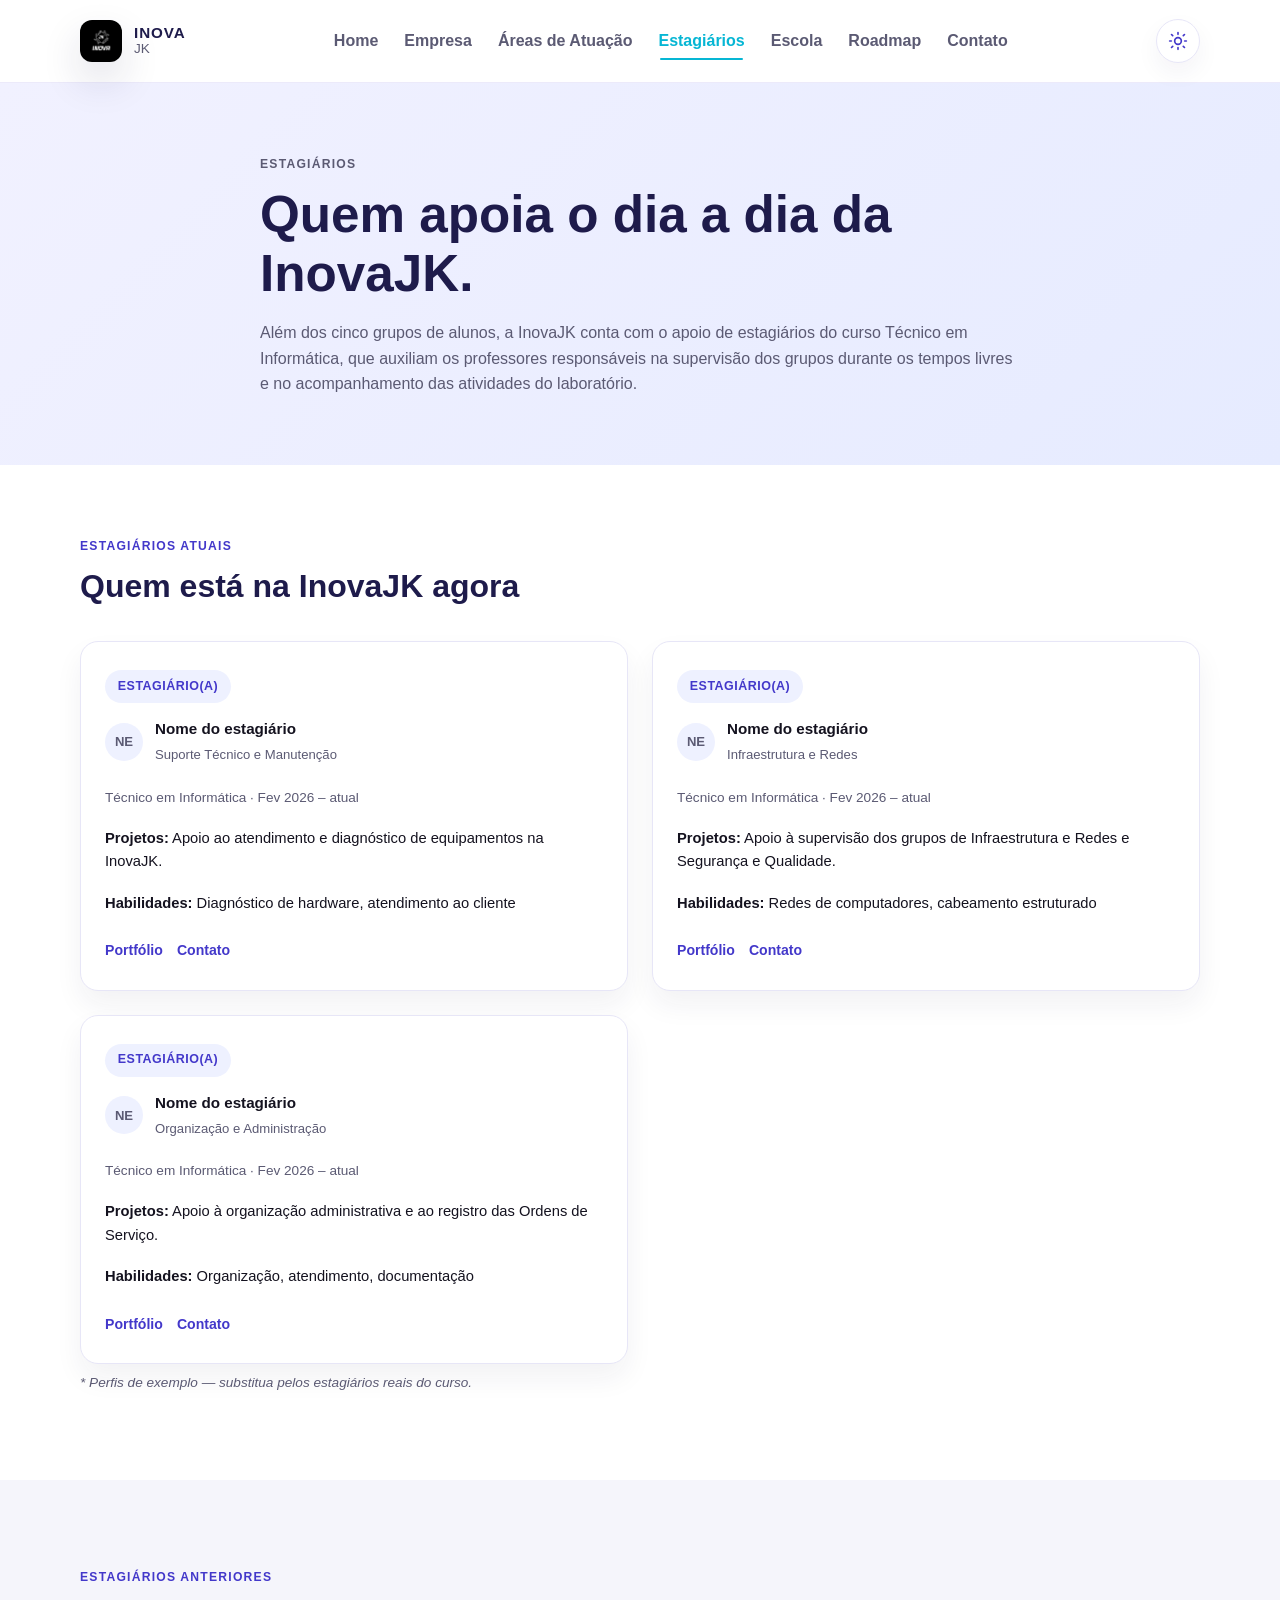
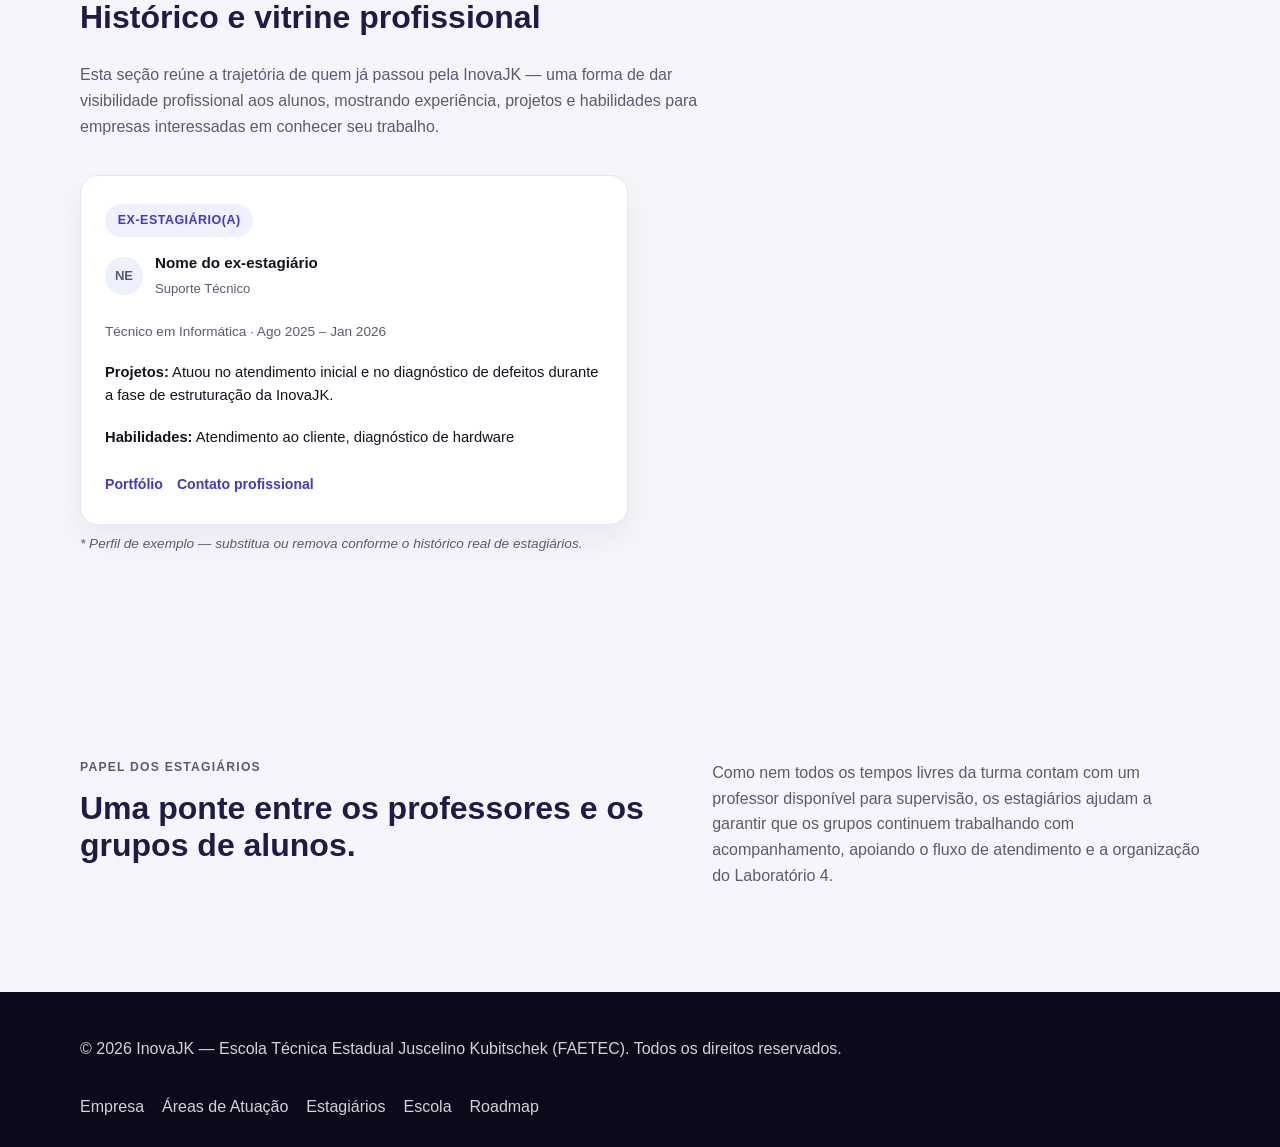
<file: src/pages/estagiarios.html>
<!DOCTYPE html>
<html lang="pt-BR">
  <head>
    <meta charset="UTF-8" />
    <meta name="viewport" content="width=device-width, initial-scale=1.0" />
    <title>Estagiários | InovaJK</title>
    <script>
      (function () {
        try {
          var stored = localStorage.getItem('inovajk-theme');
          var theme =
            stored ||
            (window.matchMedia('(prefers-color-scheme: dark)').matches ? 'dark' : 'light');
          document.documentElement.setAttribute('data-theme', theme);
        } catch (e) {}
      })();
    </script>
    <link rel="icon" href="../assets/images/logo-inovajk.png" type="image/png" />
    <link rel="stylesheet" href="../styles/index.css" />
  </head>
  <body>
    <header class="topbar">
      <div class="container header-inner">
        <a href="../../index.html" class="brand" aria-label="Página inicial da InovaJK">
          <span class="brand-mark"><img src="../assets/images/logo-inovajk.png" alt="Logotipo InovaJK" /></span>
          <span class="brand-text">
            <strong>Inova</strong>
            <small>JK</small>
          </span>
        </a>

        <button
          type="button"
          class="nav-toggle"
          id="navToggle"
          aria-label="Abrir menu"
          aria-expanded="false"
          aria-controls="navMenu"
        >
          <span></span><span></span><span></span>
        </button>

        <nav class="nav" id="navMenu" aria-label="Navegação principal">
          <a href="../../index.html">Home</a>
          <a href="empresa.html">Empresa</a>
          <a href="cursos.html">Áreas de Atuação</a>
          <a href="estagiarios.html">Estagiários</a>
          <a href="escola.html">Escola</a>
          <a href="roadmap.html">Roadmap</a>
          <a href="contato_reg.html">Contato</a>
        </nav>

        <div class="nav-overlay" id="navOverlay"></div>

        <button
          type="button"
          class="theme-toggle"
          id="themeToggle"
          aria-label="Alternar para modo escuro"
          aria-pressed="false"
        >
          <svg class="icon-sun" viewBox="0 0 24 24" fill="none" stroke="currentColor" stroke-width="2" stroke-linecap="round" stroke-linejoin="round" aria-hidden="true">
            <circle cx="12" cy="12" r="4"></circle>
            <line x1="12" y1="2" x2="12" y2="4"></line>
            <line x1="12" y1="20" x2="12" y2="22"></line>
            <line x1="4.22" y1="4.22" x2="5.64" y2="5.64"></line>
            <line x1="18.36" y1="18.36" x2="19.78" y2="19.78"></line>
            <line x1="2" y1="12" x2="4" y2="12"></line>
            <line x1="20" y1="12" x2="22" y2="12"></line>
            <line x1="4.22" y1="19.78" x2="5.64" y2="18.36"></line>
            <line x1="18.36" y1="5.64" x2="19.78" y2="4.22"></line>
          </svg>
          <svg class="icon-moon" viewBox="0 0 24 24" fill="none" stroke="currentColor" stroke-width="2" stroke-linecap="round" stroke-linejoin="round" aria-hidden="true">
            <path d="M21 12.79A9 9 0 1 1 11.21 3 7 7 0 0 0 21 12.79z"></path>
          </svg>
        </button>
      </div>
    </header>
    <main>
      <section class="page-banner">
        <div class="container page-intro">
          <p class="eyebrow">Estagiários</p>
          <h1>Quem apoia o dia a dia da InovaJK.</h1>
          <p>
            Além dos cinco grupos de alunos, a InovaJK conta com o apoio de estagiários do
            curso Técnico em Informática, que auxiliam os professores responsáveis na
            supervisão dos grupos durante os tempos livres e no acompanhamento das atividades
            do laboratório.
          </p>
        </div>
      </section>

      <section class="page-content">
        <div class="container">
          <div class="section-header">
            <p class="eyebrow">Estagiários atuais</p>
            <h2>Quem está na InovaJK agora</h2>
          </div>

          <!--
            Espaços reservados: substitua pelos estagiários reais.
            Duplique o <article class="course-card intern-card"> para adicionar mais perfis.
          -->
          <div class="course-grid">
            <article class="course-card intern-card">
              <span class="course-meta">Estagiário(a)</span>
              <div class="team-member" style="margin-top: 4px;">
                <span class="team-avatar">NE</span>
                <div><strong>Nome do estagiário</strong><span>Suporte Técnico e Manutenção</span></div>
              </div>
              <p class="intern-meta">Técnico em Informática · Fev 2026 – atual</p>
              <p><strong>Projetos:</strong> Apoio ao atendimento e diagnóstico de equipamentos na InovaJK.</p>
              <p><strong>Habilidades:</strong> Diagnóstico de hardware, atendimento ao cliente</p>
              <div class="intern-links">
                <a href="#">Portfólio</a>
                <a href="#">Contato</a>
              </div>
            </article>

            <article class="course-card intern-card">
              <span class="course-meta">Estagiário(a)</span>
              <div class="team-member" style="margin-top: 4px;">
                <span class="team-avatar">NE</span>
                <div><strong>Nome do estagiário</strong><span>Infraestrutura e Redes</span></div>
              </div>
              <p class="intern-meta">Técnico em Informática · Fev 2026 – atual</p>
              <p><strong>Projetos:</strong> Apoio à supervisão dos grupos de Infraestrutura e Redes e Segurança e Qualidade.</p>
              <p><strong>Habilidades:</strong> Redes de computadores, cabeamento estruturado</p>
              <div class="intern-links">
                <a href="#">Portfólio</a>
                <a href="#">Contato</a>
              </div>
            </article>

            <article class="course-card intern-card">
              <span class="course-meta">Estagiário(a)</span>
              <div class="team-member" style="margin-top: 4px;">
                <span class="team-avatar">NE</span>
                <div><strong>Nome do estagiário</strong><span>Organização e Administração</span></div>
              </div>
              <p class="intern-meta">Técnico em Informática · Fev 2026 – atual</p>
              <p><strong>Projetos:</strong> Apoio à organização administrativa e ao registro das Ordens de Serviço.</p>
              <p><strong>Habilidades:</strong> Organização, atendimento, documentação</p>
              <div class="intern-links">
                <a href="#">Portfólio</a>
                <a href="#">Contato</a>
              </div>
            </article>
          </div>
          <p class="team-note">* Perfis de exemplo — substitua pelos estagiários reais do curso.</p>
        </div>
      </section>

      <section class="section section-alt">
        <div class="container">
          <div class="section-header">
            <p class="eyebrow">Estagiários anteriores</p>
            <h2>Histórico e vitrine profissional</h2>
            <p style="color: var(--texto-suave); max-width: 640px;">
              Esta seção reúne a trajetória de quem já passou pela InovaJK — uma forma de dar
              visibilidade profissional aos alunos, mostrando experiência, projetos e
              habilidades para empresas interessadas em conhecer seu trabalho.
            </p>
          </div>

          <!--
            Espaço reservado: adicione aqui os estagiários que já concluíram o período na InovaJK.
            Duplique o <article class="course-card intern-card"> conforme necessário.
          -->
          <div class="course-grid">
            <article class="course-card intern-card">
              <span class="course-meta">Ex-estagiário(a)</span>
              <div class="team-member" style="margin-top: 4px;">
                <span class="team-avatar">NE</span>
                <div><strong>Nome do ex-estagiário</strong><span>Suporte Técnico</span></div>
              </div>
              <p class="intern-meta">Técnico em Informática · Ago 2025 – Jan 2026</p>
              <p><strong>Projetos:</strong> Atuou no atendimento inicial e no diagnóstico de defeitos durante a fase de estruturação da InovaJK.</p>
              <p><strong>Habilidades:</strong> Atendimento ao cliente, diagnóstico de hardware</p>
              <div class="intern-links">
                <a href="#">Portfólio</a>
                <a href="#">Contato profissional</a>
              </div>
            </article>
          </div>
          <p class="team-note">* Perfil de exemplo — substitua ou remova conforme o histórico real de estagiários.</p>
        </div>
      </section>

      <section class="section section-alt">
        <div class="container split-layout">
          <div>
            <p class="eyebrow">Papel dos estagiários</p>
            <h2>Uma ponte entre os professores e os grupos de alunos.</h2>
          </div>
          <div>
            <p>
              Como nem todos os tempos livres da turma contam com um professor disponível para
              supervisão, os estagiários ajudam a garantir que os grupos continuem trabalhando
              com acompanhamento, apoiando o fluxo de atendimento e a organização do
              Laboratório 4.
            </p>
          </div>
        </div>
      </section>
    </main>

    <footer class="footer">
      <div class="container footer-inner">
        <p>© <span id="year"></span> InovaJK — Escola Técnica Estadual Juscelino Kubitschek (FAETEC). Todos os direitos reservados.</p>
        <div class="footer-links">
          <a href="empresa.html">Empresa</a>
          <a href="cursos.html">Áreas de Atuação</a>
          <a href="estagiarios.html">Estagiários</a>
          <a href="escola.html">Escola</a>
          <a href="roadmap.html">Roadmap</a>
        </div>
      </div>
    </footer>

    <script src="../controllers/index.js"></script>
  </body>
</html>
</file>
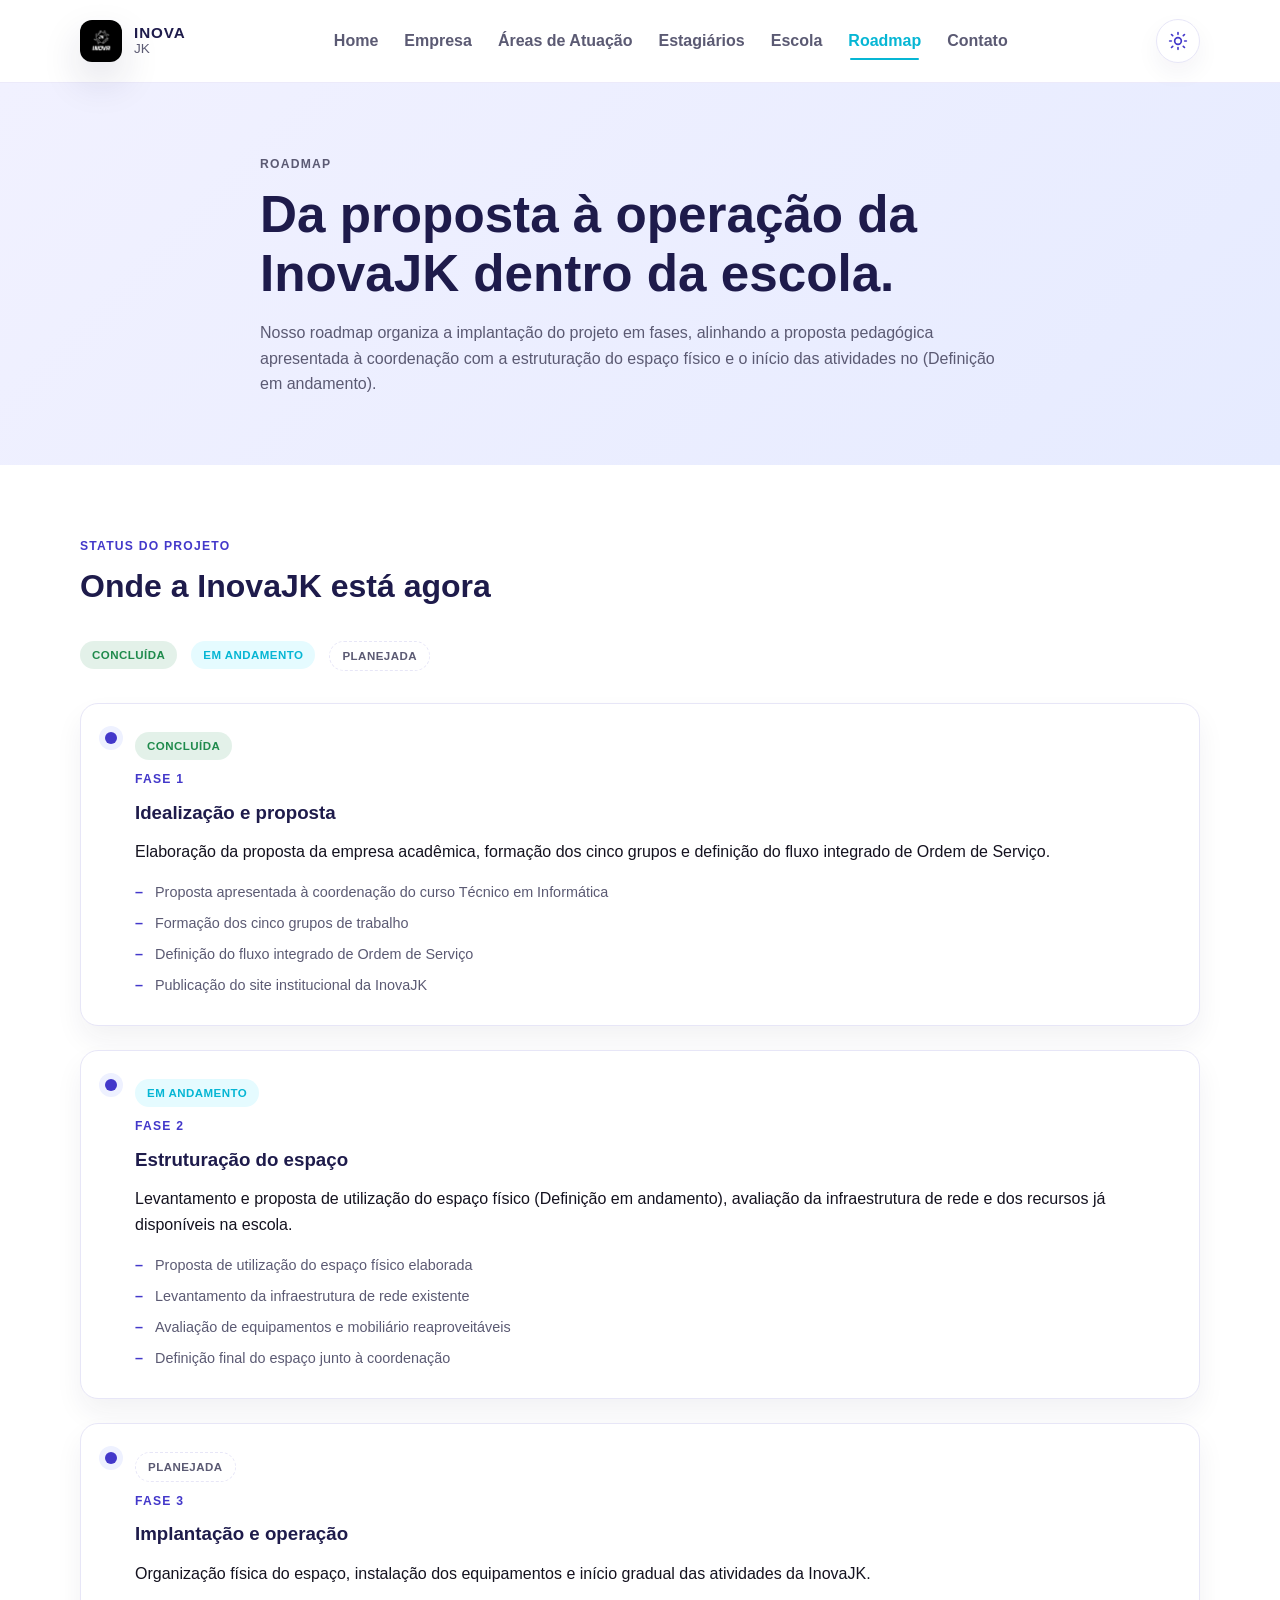
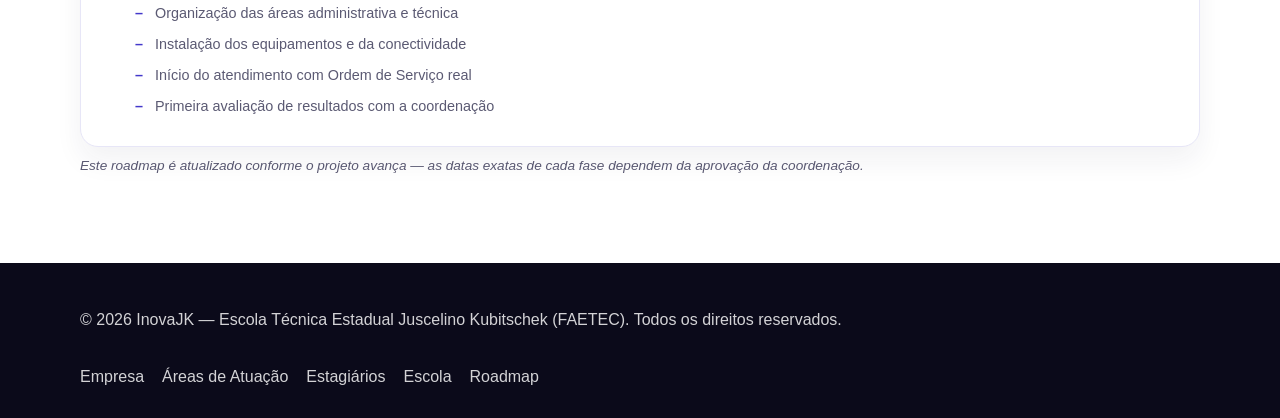
<file: src/pages/roadmap.html>
<!DOCTYPE html>
<html lang="pt-BR">
  <head>
    <meta charset="UTF-8" />
    <meta name="viewport" content="width=device-width, initial-scale=1.0" />
    <title>Roadmap | InovaJK</title>
    <script>
      (function () {
        try {
          var stored = localStorage.getItem('inovajk-theme');
          var theme =
            stored ||
            (window.matchMedia('(prefers-color-scheme: dark)').matches ? 'dark' : 'light');
          document.documentElement.setAttribute('data-theme', theme);
        } catch (e) {}
      })();
    </script>
    <link rel="icon" href="../assets/images/logo-inovajk.png" type="image/png" />
    <link rel="stylesheet" href="../styles/index.css" />
  </head>
  <body>
    <header class="topbar">
      <div class="container header-inner">
        <a href="../../index.html" class="brand" aria-label="Página inicial da InovaJK">
          <span class="brand-mark"><img src="../assets/images/logo-inovajk.png" alt="Logotipo InovaJK" /></span>
          <span class="brand-text">
            <strong>Inova</strong>
            <small>JK</small>
          </span>
        </a>

        <button
          type="button"
          class="nav-toggle"
          id="navToggle"
          aria-label="Abrir menu"
          aria-expanded="false"
          aria-controls="navMenu"
        >
          <span></span><span></span><span></span>
        </button>

        <nav class="nav" id="navMenu" aria-label="Navegação principal">
          <a href="../../index.html">Home</a>
          <a href="empresa.html">Empresa</a>
          <a href="cursos.html">Áreas de Atuação</a>
          <a href="estagiarios.html">Estagiários</a>
          <a href="escola.html">Escola</a>
          <a href="roadmap.html">Roadmap</a>
          <a href="contato_reg.html">Contato</a>
        </nav>

        <div class="nav-overlay" id="navOverlay"></div>

        <button
          type="button"
          class="theme-toggle"
          id="themeToggle"
          aria-label="Alternar para modo escuro"
          aria-pressed="false"
        >
          <svg class="icon-sun" viewBox="0 0 24 24" fill="none" stroke="currentColor" stroke-width="2" stroke-linecap="round" stroke-linejoin="round" aria-hidden="true">
            <circle cx="12" cy="12" r="4"></circle>
            <line x1="12" y1="2" x2="12" y2="4"></line>
            <line x1="12" y1="20" x2="12" y2="22"></line>
            <line x1="4.22" y1="4.22" x2="5.64" y2="5.64"></line>
            <line x1="18.36" y1="18.36" x2="19.78" y2="19.78"></line>
            <line x1="2" y1="12" x2="4" y2="12"></line>
            <line x1="20" y1="12" x2="22" y2="12"></line>
            <line x1="4.22" y1="19.78" x2="5.64" y2="18.36"></line>
            <line x1="18.36" y1="5.64" x2="19.78" y2="4.22"></line>
          </svg>
          <svg class="icon-moon" viewBox="0 0 24 24" fill="none" stroke="currentColor" stroke-width="2" stroke-linecap="round" stroke-linejoin="round" aria-hidden="true">
            <path d="M21 12.79A9 9 0 1 1 11.21 3 7 7 0 0 0 21 12.79z"></path>
          </svg>
        </button>
      </div>
    </header>
    <main>
      <section class="page-banner">
        <div class="container page-intro">
          <p class="eyebrow">Roadmap</p>
          <h1>Da proposta à operação da InovaJK dentro da escola.</h1>
          <p>
            Nosso roadmap organiza a implantação do projeto em fases, alinhando a proposta
            pedagógica apresentada à coordenação com a estruturação do espaço físico e o
            início das atividades no (Definição em andamento).
          </p>
        </div>
      </section>

      <section class="page-content">
        <div class="container">
          <div class="section-header">
            <p class="eyebrow">Status do projeto</p>
            <h2>Onde a InovaJK está agora</h2>
          </div>

          <ul class="status-legend">
            <li><span class="status-badge is-done">Concluída</span></li>
            <li><span class="status-badge is-active">Em andamento</span></li>
            <li><span class="status-badge is-soon">Planejada</span></li>
          </ul>

          <div class="timeline">
            <article class="timeline-card">
              <span class="status-badge is-done">Concluída</span>
              <p class="eyebrow">Fase 1</p>
              <h3>Idealização e proposta</h3>
              <p>Elaboração da proposta da empresa acadêmica, formação dos cinco grupos e definição do fluxo integrado de Ordem de Serviço.</p>
              <ul class="deliverables-list">
                <li>Proposta apresentada à coordenação do curso Técnico em Informática</li>
                <li>Formação dos cinco grupos de trabalho</li>
                <li>Definição do fluxo integrado de Ordem de Serviço</li>
                <li>Publicação do site institucional da InovaJK</li>
              </ul>
            </article>

            <article class="timeline-card">
              <span class="status-badge is-active">Em andamento</span>
              <p class="eyebrow">Fase 2</p>
              <h3>Estruturação do espaço</h3>
              <p>Levantamento e proposta de utilização do espaço físico (Definição em andamento), avaliação da infraestrutura de rede e dos recursos já disponíveis na escola.</p>
              <ul class="deliverables-list">
                <li>Proposta de utilização do espaço físico elaborada</li>
                <li>Levantamento da infraestrutura de rede existente</li>
                <li>Avaliação de equipamentos e mobiliário reaproveitáveis</li>
                <li>Definição final do espaço junto à coordenação</li>
              </ul>
            </article>

            <article class="timeline-card">
              <span class="status-badge is-soon">Planejada</span>
              <p class="eyebrow">Fase 3</p>
              <h3>Implantação e operação</h3>
              <p>Organização física do espaço, instalação dos equipamentos e início gradual das atividades da InovaJK.</p>
              <ul class="deliverables-list">
                <li>Organização das áreas administrativa e técnica</li>
                <li>Instalação dos equipamentos e da conectividade</li>
                <li>Início do atendimento com Ordem de Serviço real</li>
                <li>Primeira avaliação de resultados com a coordenação</li>
              </ul>
            </article>
          </div>

          <p class="team-note">Este roadmap é atualizado conforme o projeto avança — as datas exatas de cada fase dependem da aprovação da coordenação.</p>
        </div>
      </section>
    </main>

    <footer class="footer">
      <div class="container footer-inner">
        <p>© <span id="year"></span> InovaJK — Escola Técnica Estadual Juscelino Kubitschek (FAETEC). Todos os direitos reservados.</p>
        <div class="footer-links">
          <a href="empresa.html">Empresa</a>
          <a href="cursos.html">Áreas de Atuação</a>
          <a href="estagiarios.html">Estagiários</a>
          <a href="escola.html">Escola</a>
          <a href="roadmap.html">Roadmap</a>
        </div>
      </div>
    </footer>

    <script src="../controllers/index.js"></script>
  </body>
</html>
</file>
<file: src/styles/index.css>
:root {
  color-scheme: light;

  /* nova paleta: índigo tecnológico (parente do roxo original, mas lido
     como "software/tecnologia") + ciano como cor de destaque, remetendo a
     trilhas de placa de circuito — mantém o preto do logotipo como âncora */
  --roxo: #4338ca;
  --roxo-escuro: #1e1b4b;
  --roxo-claro: #eef1ff;
  --roxo-vivo: #6366f1;

  --destaque: #06b6d4;
  --destaque-fundo: #e5fbff;

  /* superfícies e texto */
  --branco: #ffffff;
  --bg: #ffffff;
  --bg-soft: #f5f5fb;
  --surface: #ffffff;
  --texto: #14121f;
  --texto-suave: #5b5a73;
  --borda: #e7e6f7;
  --borda-suave: #eeeef7;

  /* inputs */
  --input-bg: #fafaff;
  --input-borda: #dcdcf2;

  /* sombras */
  --sombra: 0 18px 40px rgba(30, 27, 75, 0.14);
  --card-sombra: 0 10px 24px rgba(30, 27, 75, 0.05);
  --card-sombra-2: 0 14px 28px rgba(30, 27, 75, 0.06);

  /* topbar / footer */
  --topbar-bg: rgba(255, 255, 255, 0.92);
  --topbar-borda: rgba(67, 56, 202, 0.1);
  --footer-bg: #0b0a1a;
  --footer-texto: rgba(255, 255, 255, 0.82);

  /* gradientes */
  --hero-grad: linear-gradient(135deg, #fff 0%, #f1f1ff 40%, #e3e4ff 100%);
  --banner-grad: linear-gradient(135deg, #f1f1ff 0%, #e6ebff 100%);
  --program-grad: linear-gradient(180deg, #fff 0%, #f7f8ff 100%);
  --brand-mark-grad: linear-gradient(135deg, var(--roxo), var(--roxo-vivo));
  --btn-primary-grad: linear-gradient(135deg, var(--roxo), #3730a3);
  --btn-primary-shadow: 0 15px 30px rgba(67, 56, 202, 0.24);
  --panel-primary-grad: linear-gradient(165deg, var(--roxo-escuro), var(--roxo));
  --cta-grad: linear-gradient(135deg, var(--roxo-escuro), var(--roxo));

  --radius: 18px;
  --transition-tema: background-color 0.35s ease, color 0.35s ease,
    border-color 0.35s ease, box-shadow 0.35s ease;
}

html[data-theme="dark"] {
  color-scheme: dark;

  --roxo: #a5b4fc;
  --roxo-escuro: #e8eaff;
  --roxo-claro: rgba(165, 180, 252, 0.16);
  --roxo-vivo: #c7d2fe;

  --destaque: #22d3ee;
  --destaque-fundo: rgba(34, 211, 238, 0.16);

  --bg: #0a0a14;
  --bg-soft: #10101c;
  --surface: #141524;
  --texto: #f1f1fb;
  --texto-suave: #aeaed0;
  --borda: rgba(165, 180, 252, 0.18);
  --borda-suave: rgba(165, 180, 252, 0.12);

  --input-bg: #121323;
  --input-borda: rgba(165, 180, 252, 0.28);

  --sombra: 0 18px 40px rgba(0, 0, 0, 0.55);
  --card-sombra: 0 10px 24px rgba(0, 0, 0, 0.38);
  --card-sombra-2: 0 14px 28px rgba(0, 0, 0, 0.42);

  --topbar-bg: rgba(10, 10, 20, 0.86);
  --topbar-borda: rgba(165, 180, 252, 0.16);
  --footer-bg: #06060d;
  --footer-texto: rgba(241, 241, 251, 0.8);

  --hero-grad: linear-gradient(135deg, #0a0a14 0%, #12122a 45%, #1b1b3a 100%);
  --banner-grad: linear-gradient(135deg, #10101c 0%, #1a1a33 100%);
  --program-grad: linear-gradient(180deg, #141524 0%, #191a2e 100%);
  --brand-mark-grad: linear-gradient(135deg, #a5b4fc, #6366f1);
  --btn-primary-grad: linear-gradient(135deg, #a5b4fc, #7c85e8);
  --btn-primary-shadow: 0 15px 30px rgba(0, 0, 0, 0.6);
  --panel-primary-grad: linear-gradient(165deg, #23234a, #4338ca);
  --cta-grad: linear-gradient(135deg, #23234a, #4338ca);
}

* {
  box-sizing: border-box;
}

html {
  scroll-behavior: smooth;
}

body {
  margin: 0;
  font-family: "Segoe UI", Tahoma, Geneva, Verdana, sans-serif;
  background: var(--bg);
  color: var(--texto);
  line-height: 1.6;
  transition: var(--transition-tema);
  overflow-x: hidden;
  -webkit-tap-highlight-color: transparent;
}

a {
  color: inherit;
  text-decoration: none;
}

img {
  max-width: 100%;
  display: block;
}

.container {
  width: min(1120px, calc(100% - 32px));
  margin: 0 auto;
}

.topbar {
  position: sticky;
  top: 0;
  z-index: 10;
  background: var(--topbar-bg);
  border-bottom: 1px solid var(--topbar-borda);
  transition: var(--transition-tema);
}

/* O desfoque fica num pseudo-elemento: assim o .topbar não cria um
   "containing block" para os descendentes com position:fixed (nav e
   overlay do menu mobile), que antes ficavam presos à altura do cabeçalho. */
.topbar::before {
  content: "";
  position: absolute;
  inset: 0;
  z-index: -1;
  backdrop-filter: blur(12px);
  pointer-events: none;
}

.header-inner {
  position: relative;
  display: flex;
  align-items: center;
  justify-content: space-between;
  min-height: 82px;
  gap: 20px;
}

.brand {
  display: inline-flex;
  align-items: center;
  gap: 12px;
  color: var(--roxo-escuro);
}

.brand-mark {
  width: 42px;
  height: 42px;
  border-radius: 12px;
  display: grid;
  place-items: center;
  background: var(--brand-mark-grad);
  color: var(--branco);
  font-weight: 700;
  font-size: 1.2rem;
  box-shadow: var(--sombra);
}

.brand-text {
  display: flex;
  flex-direction: column;
  line-height: 1.1;
}

.brand-text strong {
  font-size: 0.95rem;
  letter-spacing: 0.06em;
  text-transform: uppercase;
}

.brand-text small {
  font-size: 0.85rem;
  color: var(--texto-suave);
}

.nav {
  display: flex;
  align-items: center;
  gap: 26px;
  flex-wrap: wrap;
}

.nav a {
  position: relative;
  color: var(--texto-suave);
  font-weight: 600;
  transition: color 0.2s ease;
}

.nav a:hover,
.nav a:focus-visible {
  color: var(--destaque, var(--roxo));
}

.nav a.is-current {
  color: var(--destaque, var(--roxo));
  font-weight: 700;
}

.nav a.is-current::after {
  content: "";
  position: absolute;
  left: 2px;
  right: 2px;
  bottom: -6px;
  height: 2px;
  border-radius: 2px;
  background: var(--destaque, var(--roxo));
}

@media (max-width: 760px) {
  .nav a.is-current::after {
    display: none;
  }

  .nav a.is-current {
    background: var(--roxo-claro);
    border-radius: 10px;
    padding-left: 12px;
  }
}

/* Botão hambúrguer (menu mobile) — escondido no desktop */
.nav-toggle {
  display: none;
  width: 38px;
  height: 38px;
  flex-shrink: 0;
  flex-direction: column;
  align-items: center;
  justify-content: center;
  gap: 4px;
  border-radius: 10px;
  border: 1px solid var(--borda);
  background: var(--surface);
  box-shadow: var(--card-sombra);
  cursor: pointer;
  transition: var(--transition-tema);
}

.nav-toggle span {
  display: block;
  width: 16px;
  height: 2px;
  border-radius: 2px;
  background: var(--roxo);
  transition: transform 0.3s ease, opacity 0.3s ease;
}

.nav-toggle[aria-expanded="true"] span:nth-child(1) {
  transform: translateY(6px) rotate(45deg);
}

.nav-toggle[aria-expanded="true"] span:nth-child(2) {
  opacity: 0;
}

.nav-toggle[aria-expanded="true"] span:nth-child(3) {
  transform: translateY(-6px) rotate(-45deg);
}

.nav-overlay {
  display: none;
}

/* Alternador de tema claro/escuro */
.theme-toggle {
  --size: 44px;
  position: relative;
  width: var(--size);
  height: var(--size);
  flex-shrink: 0;
  display: inline-grid;
  place-items: center;
  border-radius: 50%;
  border: 1px solid var(--borda);
  background: var(--surface);
  box-shadow: var(--card-sombra);
  cursor: pointer;
  transition: var(--transition-tema), transform 0.2s ease;
}

.theme-toggle:hover,
.theme-toggle:focus-visible {
  transform: translateY(-1px) scale(1.05);
}

.theme-toggle svg {
  position: absolute;
  width: 20px;
  height: 20px;
  color: var(--roxo);
  transition: opacity 0.35s ease, transform 0.5s ease;
}

.theme-toggle .icon-sun {
  opacity: 1;
  transform: rotate(0deg) scale(1);
}

.theme-toggle .icon-moon {
  opacity: 0;
  transform: rotate(-90deg) scale(0.5);
}

html[data-theme="dark"] .theme-toggle .icon-sun {
  opacity: 0;
  transform: rotate(90deg) scale(0.5);
}

html[data-theme="dark"] .theme-toggle .icon-moon {
  opacity: 1;
  transform: rotate(0deg) scale(1);
}

.hero {
  background: var(--hero-grad);
  padding: 72px 0 60px;
  transition: var(--transition-tema);
}

.hero-grid {
  display: grid;
  grid-template-columns: 1.2fr 0.8fr;
  align-items: center;
  gap: 40px;
}

.eyebrow {
  margin: 0 0 12px;
  color: var(--roxo);
  font-weight: 700;
  letter-spacing: 0.1em;
  text-transform: uppercase;
  font-size: 0.76rem;
}

h1, h2, h3 {
  margin-top: 0;
  line-height: 1.15;
}

h1 {
  font-size: clamp(2.5rem, 4vw, 4.5rem);
  margin-bottom: 20px;
  color: var(--roxo-escuro);
}

.lead {
  max-width: 620px;
  font-size: 1.08rem;
  color: var(--texto-suave);
  margin-bottom: 28px;
}

.hero-actions {
  display: flex;
  flex-wrap: wrap;
  gap: 16px;
  margin-bottom: 28px;
}

.button {
  display: inline-flex;
  align-items: center;
  justify-content: center;
  padding: 0.95rem 1.5rem;
  border-radius: 999px;
  border: 1px solid transparent;
  font-weight: 700;
  transition: transform 0.2s ease, box-shadow 0.2s ease, background 0.35s ease,
    color 0.35s ease, border-color 0.35s ease;
}

.button:hover,
.button:focus-visible {
  transform: translateY(-1px);
}

.button-primary {
  background: var(--btn-primary-grad);
  box-shadow: var(--btn-primary-shadow);
  color: var(--branco);
}

.button-primary:hover,
.button-primary:focus-visible {
  box-shadow: var(--btn-primary-shadow), 0 0 0 3px var(--destaque-fundo, transparent);
}

.button-secondary {
  background: var(--surface);
  color: var(--roxo);
  border-color: var(--borda);
}

.hero-metrics {
  list-style: none;
  padding: 0;
  margin: 0;
  display: flex;
  flex-wrap: wrap;
  gap: 28px;
}

.hero-metrics li {
  display: flex;
  flex-direction: column;
  gap: 4px;
  color: var(--texto-suave);
}

.hero-metrics strong {
  color: var(--roxo-escuro);
  font-size: 1.4rem;
}

.hero-visual {
  display: grid;
  gap: 18px;
}

.panel {
  background: var(--surface);
  border-radius: var(--radius);
  box-shadow: var(--sombra);
  transition: var(--transition-tema);
}

.panel-primary {
  padding: 32px;
  background: var(--panel-primary-grad);
  color: var(--branco);
}

.panel-label,
.mini-label {
  display: inline-block;
  font-size: 0.72rem;
  letter-spacing: 0.08em;
  text-transform: uppercase;
  opacity: 0.8;
}

.panel-primary h2 {
  margin: 14px 0 12px;
  font-size: clamp(1.8rem, 2vw, 2.5rem);
  color: var(--branco);
}

.panel-primary p {
  margin: 0;
  color: rgba(255, 255, 255, 0.82);
}

.panel-secondary {
  display: grid;
  grid-template-columns: repeat(2, minmax(0, 1fr));
  gap: 16px;
  padding: 24px 28px;
}

.panel-secondary strong {
  display: block;
  font-size: 1.3rem;
  margin-top: 8px;
  color: var(--roxo-escuro);
}

.section {
  padding: 88px 0;
}

.section-alt {
  background: var(--bg-soft);
  transition: var(--transition-tema);
}

.section-header {
  margin-bottom: 36px;
}

.section-header h2,
.split-layout h2,
.cta-box h2 {
  font-size: clamp(2rem, 2.4vw, 2.9rem);
  color: var(--roxo-escuro);
}

.card-grid,
.program-grid {
  display: grid;
  grid-template-columns: repeat(3, minmax(0, 1fr));
  gap: 24px;
}

.info-card,
.program-card {
  background: var(--surface);
  border: 1px solid var(--borda);
  border-radius: var(--radius);
  padding: 28px 24px;
  box-shadow: var(--card-sombra);
  transition: var(--transition-tema);
}

.card-icon {
  display: inline-grid;
  place-items: center;
  width: 42px;
  height: 42px;
  border-radius: 12px;
  background: var(--roxo-claro);
  color: var(--roxo);
  font-weight: 700;
  margin-bottom: 20px;
  transition: var(--transition-tema);
}

.info-card h3,
.program-card h3 {
  font-size: 1.4rem;
  color: var(--roxo-escuro);
  margin-bottom: 12px;
}

.info-card p,
.program-card p,
.split-layout p,
.page-intro p,
.timeline-content p,
.form-panel p,
.contact-panel p,
.table-list li {
  color: var(--texto-suave);
}

.split-layout {
  display: grid;
  grid-template-columns: 1.1fr 0.9fr;
  gap: 36px;
  align-items: center;
}

.program-card {
  background: var(--program-grad);
}

.cta-section {
  padding-top: 0;
}

.cta-box {
  background: var(--cta-grad);
  color: var(--branco);
  border-radius: 28px;
  padding: 40px 48px;
  display: flex;
  justify-content: space-between;
  align-items: center;
  gap: 24px;
  transition: var(--transition-tema);
}

.cta-box .eyebrow,
.cta-box h2 {
  color: var(--branco);
}

.footer {
  background: var(--footer-bg);
  color: var(--footer-texto);
  padding: 28px 0;
  transition: var(--transition-tema);
}

.footer-inner {
  display: flex;
  align-items: center;
  justify-content: space-between;
  gap: 16px;
  flex-wrap: wrap;
}

.footer-links {
  display: flex;
  gap: 18px;
}

.page-banner {
  background: var(--banner-grad);
  padding: 72px 0 52px;
  transition: var(--transition-tema);
}

.page-intro {
  max-width: 760px;
}

.page-intro h1 {
  margin-bottom: 16px;
}

.page-content {
  padding: 72px 0;
}

.content-grid {
  display: grid;
  grid-template-columns: 1.1fr 0.9fr;
  gap: 28px;
  align-items: start;
}

.story-card,
.form-panel,
.contact-panel,
.timeline-card,
.course-card {
  background: var(--surface);
  border: 1px solid var(--borda);
  border-radius: var(--radius);
  padding: 28px 24px;
  box-shadow: var(--card-sombra-2);
  transition: var(--transition-tema);
}

.story-card h3,
.contact-panel h3,
.course-card h3,
.timeline-card h3 {
  color: var(--roxo-escuro);
  margin-bottom: 14px;
}

.table-list {
  list-style: none;
  padding: 0;
  margin: 0;
  display: grid;
  gap: 12px;
}

.table-list li {
  border-bottom: 1px solid var(--borda-suave);
  padding-bottom: 12px;
}

.table-list li:last-child {
  border-bottom: 0;
  padding-bottom: 0;
}

.timeline {
  display: grid;
  gap: 24px;
}

.timeline-card {
  position: relative;
  padding-left: 54px;
}

.timeline-card::before {
  content: "";
  position: absolute;
  left: 24px;
  top: 28px;
  width: 12px;
  height: 12px;
  border-radius: 50%;
  background: var(--roxo);
  box-shadow: 0 0 0 6px var(--roxo-claro);
  transition: var(--transition-tema);
}

.timeline-card h3 {
  margin-top: 4px;
}

.course-grid {
  display: grid;
  grid-template-columns: repeat(2, minmax(0, 1fr));
  gap: 24px;
}

.course-card {
  display: grid;
  gap: 10px;
}

.course-meta {
  display: inline-flex;
  align-items: center;
  justify-content: center;
  width: fit-content;
  border-radius: 999px;
  padding: 0.4rem 0.8rem;
  background: var(--roxo-claro);
  color: var(--roxo);
  font-size: 0.78rem;
  font-weight: 700;
  letter-spacing: 0.04em;
  text-transform: uppercase;
  transition: var(--transition-tema);
}

.contact-grid {
  display: grid;
  grid-template-columns: 0.9fr 1.1fr;
  gap: 22px;
}

.form-row {
  display: grid;
  grid-template-columns: 1fr 1fr;
  gap: 16px;
}

label {
  display: block;
  margin-bottom: 8px;
  color: var(--roxo-escuro);
  font-weight: 600;
}

input,
textarea,
select {
  width: 100%;
  border: 1px solid var(--input-borda);
  border-radius: 12px;
  background: var(--input-bg);
  padding: 0.9rem 1rem;
  font: inherit;
  color: var(--texto);
  transition: var(--transition-tema);
}

input:focus,
textarea:focus,
select:focus {
  outline: 2px solid rgba(91, 42, 134, 0.2);
  border-color: rgba(91, 42, 134, 0.35);
}

textarea {
  min-height: 140px;
  resize: vertical;
}

.form-actions {
  margin-top: 18px;
  display: flex;
  justify-content: flex-start;
}

.contact-panel ul {
  list-style: none;
  padding: 0;
  margin: 18px 0 0;
  display: grid;
  gap: 16px;
}

.contact-panel li {
  display: flex;
  flex-direction: column;
  gap: 4px;
}

@media (max-width: 900px) {
  .hero-grid,
  .split-layout,
  .content-grid,
  .contact-grid,
  .course-grid,
  .card-grid,
  .program-grid {
    grid-template-columns: 1fr;
  }

  .cta-box {
    flex-direction: column;
    align-items: flex-start;
  }
}

@media (max-width: 760px) {
  .nav-toggle {
    display: inline-flex;
    margin-left: auto;
    position: relative;
    z-index: 25; /* fica acima do painel do menu, para o ícone "X" continuar visível e clicável */
  }

  .nav-overlay {
    display: block;
    position: fixed;
    inset: 0;
    background: rgba(10, 6, 18, 0.5);
    opacity: 0;
    pointer-events: none;
    transition: opacity 0.35s ease;
    z-index: 15;
  }

  .nav-overlay.is-open {
    opacity: 1;
    pointer-events: auto;
  }

  .nav {
    position: fixed;
    top: 0;
    right: 0;
    bottom: 0;
    width: min(240px, 72vw);
    height: 100vh;
    flex-direction: column;
    flex-wrap: nowrap;
    align-items: stretch;
    justify-content: flex-start;
    gap: 0;
    background: var(--surface);
    box-shadow: var(--sombra);
    padding: 76px 18px 20px;
    overflow-y: auto;
    transform: translateX(100%);
    transition: transform 0.3s ease, var(--transition-tema);
    z-index: 20;
  }

  .nav.is-open {
    transform: translateX(0);
  }

  .nav a {
    width: 100%;
    padding: 11px 4px;
    border-bottom: 1px solid var(--borda-suave);
    font-size: 0.92rem;
  }
}

@media (max-width: 680px) {
  .hero {
    padding-top: 52px;
  }

  .section {
    padding: 72px 0;
  }

  .form-row {
    grid-template-columns: 1fr;
  }
}

@media (max-width: 380px) {
  .container {
    width: min(1120px, calc(100% - 24px));
  }

  .hero {
    padding: 44px 0 40px;
  }

  .hero-title,
  h1 {
    font-size: clamp(2rem, 8vw, 2.5rem);
  }

  .section {
    padding: 56px 0;
  }

  .brand-text small,
  .brand-text strong {
    font-size: 0.8rem;
  }
}

/* Logo (marca) */
.brand-mark {
  overflow: hidden;
  background: #000;
}

.brand-mark img {
  width: 100%;
  height: 100%;
  object-fit: contain;
  padding: 5px;
}

.banner-with-logo {
  display: flex;
  align-items: center;
  gap: 28px;
  flex-wrap: wrap;
}

.banner-logo {
  width: 96px;
  height: 96px;
  border-radius: 22px;
  overflow: hidden;
  background: #000;
  box-shadow: var(--sombra);
  flex-shrink: 0;
  display: grid;
  place-items: center;
}

.banner-logo img {
  width: 100%;
  height: 100%;
  object-fit: contain;
  padding: 10px;
}

/* Equipe / integrantes */
.team-grid {
  display: grid;
  grid-template-columns: repeat(2, minmax(0, 1fr));
  gap: 24px;
}

.team-group {
  background: var(--surface);
  border: 1px solid var(--borda);
  border-radius: var(--radius);
  padding: 26px 24px;
  box-shadow: var(--card-sombra-2);
  transition: var(--transition-tema);
}

.team-group h3 {
  margin: 10px 0 16px;
  color: var(--roxo-escuro);
}

.team-members {
  list-style: none;
  margin: 0;
  padding: 0;
  display: grid;
  gap: 14px;
}

.team-member {
  display: flex;
  align-items: center;
  gap: 12px;
}

.team-avatar {
  width: 38px;
  height: 38px;
  border-radius: 50%;
  background: var(--roxo-claro);
  color: var(--roxo);
  display: grid;
  place-items: center;
  font-weight: 700;
  font-size: 0.82rem;
  flex-shrink: 0;
  transition: var(--transition-tema);
}

.team-member strong {
  display: block;
  color: var(--texto);
  font-size: 0.95rem;
}

.team-member span {
  color: var(--texto-suave);
  font-size: 0.82rem;
}

.team-note {
  margin-top: 8px;
  font-size: 0.85rem;
  color: var(--texto-suave);
  font-style: italic;
}

/* Selo de status (usado no hub da escola) */
.status-badge {
  display: inline-flex;
  align-items: center;
  gap: 6px;
  width: fit-content;
  border-radius: 999px;
  padding: 0.3rem 0.75rem;
  font-size: 0.72rem;
  font-weight: 700;
  letter-spacing: 0.04em;
  text-transform: uppercase;
  transition: var(--transition-tema);
}

.status-badge.is-active {
  background: var(--destaque-fundo, var(--roxo-claro));
  color: var(--destaque, var(--roxo));
}

.status-badge.is-soon {
  background: transparent;
  color: var(--texto-suave);
  border: 1px dashed var(--borda);
}

.school-card {
  display: grid;
  gap: 12px;
  align-content: start;
}

@media (max-width: 900px) {
  .team-grid {
    grid-template-columns: 1fr;
  }
}

@media (max-width: 680px) {
  .banner-with-logo {
    flex-direction: column;
    align-items: flex-start;
  }
}

/* Fundadores */
.founders-grid {
  grid-template-columns: repeat(3, minmax(0, 1fr));
}

.founder-card {
  background: var(--surface);
  border: 1px solid var(--borda);
  border-radius: var(--radius);
  padding: 28px 24px;
  box-shadow: var(--card-sombra-2);
  text-align: center;
  transition: var(--transition-tema);
}

.founder-avatar {
  width: 56px;
  height: 56px;
  font-size: 1.1rem;
  margin: 0 auto 14px;
}

.founder-card h3 {
  margin-bottom: 6px;
}

.founder-card .course-meta {
  margin-bottom: 12px;
}

@media (max-width: 900px) {
  .founders-grid {
    grid-template-columns: 1fr;
  }
}

/* Perfis de estagiários */
.intern-card p {
  margin: 8px 0 0;
  font-size: 0.92rem;
}

.intern-meta {
  color: var(--texto-suave);
  font-size: 0.85rem !important;
  margin-top: 10px !important;
}

.intern-links {
  display: flex;
  gap: 14px;
  margin-top: 14px;
}

.intern-links a {
  font-weight: 700;
  color: var(--roxo);
  font-size: 0.88rem;
}

.intern-links a:hover {
  text-decoration: underline;
}

/* Bloco "Quero Fazer Parte" */
.joinus-box {
  display: flex;
  flex-wrap: wrap;
  align-items: center;
  justify-content: space-between;
  gap: 28px;
  background: var(--roxo-claro);
  border: 1px solid var(--borda);
  border-radius: 28px;
  padding: 40px 44px;
  transition: var(--transition-tema);
}

.joinus-copy {
  max-width: 640px;
}

.joinus-copy > p:not(.eyebrow) {
  color: var(--texto-suave);
  margin-bottom: 18px;
}

.requirements-list {
  list-style: none;
  margin: 0;
  padding: 0;
  display: grid;
  gap: 10px;
}

.requirements-list li {
  position: relative;
  padding-left: 28px;
  color: var(--texto);
  font-size: 0.95rem;
}

.requirements-list li::before {
  content: "\2713";
  position: absolute;
  left: 0;
  top: 0;
  color: var(--destaque, var(--roxo));
  font-weight: 700;
}

.joinus-box .button-primary {
  flex-shrink: 0;
}

/* Feedback de validação de campos (ex.: CNPJ) */
.field-feedback {
  display: block;
  margin-top: 6px;
  font-size: 0.8rem;
  min-height: 1.1em;
}

.field-feedback.is-valid {
  color: #1f8a4c;
}

.field-feedback.is-invalid {
  color: #c23b3b;
}

html[data-theme="dark"] .field-feedback.is-valid {
  color: #4ade80;
}

html[data-theme="dark"] .field-feedback.is-invalid {
  color: #f87171;
}

.partnership-fields {
  align-items: start;
}

@media (max-width: 680px) {
  .joinus-box {
    padding: 32px 28px;
  }
}

/* Feedback do formulário de contato */
.form-feedback {
  margin-top: 18px;
  padding: 0;
  font-size: 0.9rem;
  border-radius: 12px;
  transition: var(--transition-tema);
}

.form-feedback:empty {
  margin-top: 0;
}

.form-feedback.is-valid,
.form-feedback.is-invalid {
  padding: 14px 16px;
}

.form-feedback.is-valid {
  background: rgba(31, 138, 76, 0.1);
  color: #1f8a4c;
  border: 1px solid rgba(31, 138, 76, 0.25);
}

.form-feedback.is-invalid {
  background: rgba(194, 59, 59, 0.08);
  color: #c23b3b;
  border: 1px solid rgba(194, 59, 59, 0.25);
}

html[data-theme="dark"] .form-feedback.is-valid {
  background: rgba(74, 222, 128, 0.12);
  color: #4ade80;
  border-color: rgba(74, 222, 128, 0.3);
}

html[data-theme="dark"] .form-feedback.is-invalid {
  background: rgba(248, 113, 113, 0.12);
  color: #f87171;
  border-color: rgba(248, 113, 113, 0.3);
}

/* Roadmap: legenda de status e listas de entregas */
.status-legend {
  display: flex;
  flex-wrap: wrap;
  gap: 14px;
  list-style: none;
  margin: 0 0 32px;
  padding: 0;
}

.status-badge.is-done {
  background: rgba(31, 138, 76, 0.12);
  color: #1f8a4c;
}

html[data-theme="dark"] .status-badge.is-done {
  background: rgba(74, 222, 128, 0.16);
  color: #4ade80;
}

.timeline-card > .status-badge {
  margin-bottom: 10px;
}

.deliverables-list {
  list-style: none;
  margin: 14px 0 0;
  padding: 0;
  display: grid;
  gap: 8px;
}

.deliverables-list li {
  position: relative;
  padding-left: 20px;
  color: var(--texto-suave);
  font-size: 0.9rem;
}

.deliverables-list li::before {
  content: "\2013";
  position: absolute;
  left: 0;
  color: var(--roxo);
  font-weight: 700;
}
</file>
<file: css/index.css>
:root {
  color-scheme: light;

  /* nova paleta: índigo tecnológico (parente do roxo original, mas lido
     como "software/tecnologia") + ciano como cor de destaque, remetendo a
     trilhas de placa de circuito — mantém o preto do logotipo como âncora */
  --roxo: #4338ca;
  --roxo-escuro: #1e1b4b;
  --roxo-claro: #eef1ff;
  --roxo-vivo: #6366f1;

  --destaque: #06b6d4;
  --destaque-fundo: #e5fbff;

  /* superfícies e texto */
  --branco: #ffffff;
  --bg: #ffffff;
  --bg-soft: #f5f5fb;
  --surface: #ffffff;
  --texto: #14121f;
  --texto-suave: #5b5a73;
  --borda: #e7e6f7;
  --borda-suave: #eeeef7;

  /* inputs */
  --input-bg: #fafaff;
  --input-borda: #dcdcf2;

  /* sombras */
  --sombra: 0 18px 40px rgba(30, 27, 75, 0.14);
  --card-sombra: 0 10px 24px rgba(30, 27, 75, 0.05);
  --card-sombra-2: 0 14px 28px rgba(30, 27, 75, 0.06);

  /* topbar / footer */
  --topbar-bg: rgba(255, 255, 255, 0.92);
  --topbar-borda: rgba(67, 56, 202, 0.1);
  --footer-bg: #0b0a1a;
  --footer-texto: rgba(255, 255, 255, 0.82);

  /* gradientes */
  --hero-grad: linear-gradient(135deg, #fff 0%, #f1f1ff 40%, #e3e4ff 100%);
  --banner-grad: linear-gradient(135deg, #f1f1ff 0%, #e6ebff 100%);
  --program-grad: linear-gradient(180deg, #fff 0%, #f7f8ff 100%);
  --brand-mark-grad: linear-gradient(135deg, var(--roxo), var(--roxo-vivo));
  --btn-primary-grad: linear-gradient(135deg, var(--roxo), #3730a3);
  --btn-primary-shadow: 0 15px 30px rgba(67, 56, 202, 0.24);
  --panel-primary-grad: linear-gradient(165deg, var(--roxo-escuro), var(--roxo));
  --cta-grad: linear-gradient(135deg, var(--roxo-escuro), var(--roxo));

  --radius: 18px;
  --transition-tema: background-color 0.35s ease, color 0.35s ease,
    border-color 0.35s ease, box-shadow 0.35s ease;
}

html[data-theme="dark"] {
  color-scheme: dark;

  --roxo: #a5b4fc;
  --roxo-escuro: #e8eaff;
  --roxo-claro: rgba(165, 180, 252, 0.16);
  --roxo-vivo: #c7d2fe;

  --destaque: #22d3ee;
  --destaque-fundo: rgba(34, 211, 238, 0.16);

  --bg: #0a0a14;
  --bg-soft: #10101c;
  --surface: #141524;
  --texto: #f1f1fb;
  --texto-suave: #aeaed0;
  --borda: rgba(165, 180, 252, 0.18);
  --borda-suave: rgba(165, 180, 252, 0.12);

  --input-bg: #121323;
  --input-borda: rgba(165, 180, 252, 0.28);

  --sombra: 0 18px 40px rgba(0, 0, 0, 0.55);
  --card-sombra: 0 10px 24px rgba(0, 0, 0, 0.38);
  --card-sombra-2: 0 14px 28px rgba(0, 0, 0, 0.42);

  --topbar-bg: rgba(10, 10, 20, 0.86);
  --topbar-borda: rgba(165, 180, 252, 0.16);
  --footer-bg: #06060d;
  --footer-texto: rgba(241, 241, 251, 0.8);

  --hero-grad: linear-gradient(135deg, #0a0a14 0%, #12122a 45%, #1b1b3a 100%);
  --banner-grad: linear-gradient(135deg, #10101c 0%, #1a1a33 100%);
  --program-grad: linear-gradient(180deg, #141524 0%, #191a2e 100%);
  --brand-mark-grad: linear-gradient(135deg, #a5b4fc, #6366f1);
  --btn-primary-grad: linear-gradient(135deg, #a5b4fc, #7c85e8);
  --btn-primary-shadow: 0 15px 30px rgba(0, 0, 0, 0.6);
  --panel-primary-grad: linear-gradient(165deg, #23234a, #4338ca);
  --cta-grad: linear-gradient(135deg, #23234a, #4338ca);
}

* {
  box-sizing: border-box;
}

html {
  scroll-behavior: smooth;
}

body {
  margin: 0;
  font-family: "Segoe UI", Tahoma, Geneva, Verdana, sans-serif;
  background: var(--bg);
  color: var(--texto);
  line-height: 1.6;
  transition: var(--transition-tema);
  overflow-x: hidden;
  -webkit-tap-highlight-color: transparent;
}

a {
  color: inherit;
  text-decoration: none;
}

img {
  max-width: 100%;
  display: block;
}

.container {
  width: min(1120px, calc(100% - 32px));
  margin: 0 auto;
}

.topbar {
  position: sticky;
  top: 0;
  z-index: 10;
  background: var(--topbar-bg);
  border-bottom: 1px solid var(--topbar-borda);
  transition: var(--transition-tema);
}

/* O desfoque fica num pseudo-elemento: assim o .topbar não cria um
   "containing block" para os descendentes com position:fixed (nav e
   overlay do menu mobile), que antes ficavam presos à altura do cabeçalho. */
.topbar::before {
  content: "";
  position: absolute;
  inset: 0;
  z-index: -1;
  backdrop-filter: blur(12px);
  pointer-events: none;
}

.header-inner {
  position: relative;
  display: flex;
  align-items: center;
  justify-content: space-between;
  min-height: 82px;
  gap: 20px;
}

.brand {
  display: inline-flex;
  align-items: center;
  gap: 12px;
  color: var(--roxo-escuro);
}

.brand-mark {
  width: 42px;
  height: 42px;
  border-radius: 12px;
  display: grid;
  place-items: center;
  background: var(--brand-mark-grad);
  color: var(--branco);
  font-weight: 700;
  font-size: 1.2rem;
  box-shadow: var(--sombra);
}

.brand-text {
  display: flex;
  flex-direction: column;
  line-height: 1.1;
}

.brand-text strong {
  font-size: 0.95rem;
  letter-spacing: 0.06em;
  text-transform: uppercase;
}

.brand-text small {
  font-size: 0.85rem;
  color: var(--texto-suave);
}

.nav {
  display: flex;
  align-items: center;
  gap: 26px;
  flex-wrap: wrap;
}

.nav a {
  position: relative;
  color: var(--texto-suave);
  font-weight: 600;
  transition: color 0.2s ease;
}

.nav a:hover,
.nav a:focus-visible {
  color: var(--destaque, var(--roxo));
}

.nav a.is-current {
  color: var(--destaque, var(--roxo));
  font-weight: 700;
}

.nav a.is-current::after {
  content: "";
  position: absolute;
  left: 2px;
  right: 2px;
  bottom: -6px;
  height: 2px;
  border-radius: 2px;
  background: var(--destaque, var(--roxo));
}

@media (max-width: 760px) {
  .nav a.is-current::after {
    display: none;
  }

  .nav a.is-current {
    background: var(--roxo-claro);
    border-radius: 10px;
    padding-left: 12px;
  }
}

/* Botão hambúrguer (menu mobile) — escondido no desktop */
.nav-toggle {
  display: none;
  width: 38px;
  height: 38px;
  flex-shrink: 0;
  flex-direction: column;
  align-items: center;
  justify-content: center;
  gap: 4px;
  border-radius: 10px;
  border: 1px solid var(--borda);
  background: var(--surface);
  box-shadow: var(--card-sombra);
  cursor: pointer;
  transition: var(--transition-tema);
}

.nav-toggle span {
  display: block;
  width: 16px;
  height: 2px;
  border-radius: 2px;
  background: var(--roxo);
  transition: transform 0.3s ease, opacity 0.3s ease;
}

.nav-toggle[aria-expanded="true"] span:nth-child(1) {
  transform: translateY(6px) rotate(45deg);
}

.nav-toggle[aria-expanded="true"] span:nth-child(2) {
  opacity: 0;
}

.nav-toggle[aria-expanded="true"] span:nth-child(3) {
  transform: translateY(-6px) rotate(-45deg);
}

.nav-overlay {
  display: none;
}

/* Alternador de tema claro/escuro */
.theme-toggle {
  --size: 44px;
  position: relative;
  width: var(--size);
  height: var(--size);
  flex-shrink: 0;
  display: inline-grid;
  place-items: center;
  border-radius: 50%;
  border: 1px solid var(--borda);
  background: var(--surface);
  box-shadow: var(--card-sombra);
  cursor: pointer;
  transition: var(--transition-tema), transform 0.2s ease;
}

.theme-toggle:hover,
.theme-toggle:focus-visible {
  transform: translateY(-1px) scale(1.05);
}

.theme-toggle svg {
  position: absolute;
  width: 20px;
  height: 20px;
  color: var(--roxo);
  transition: opacity 0.35s ease, transform 0.5s ease;
}

.theme-toggle .icon-sun {
  opacity: 1;
  transform: rotate(0deg) scale(1);
}

.theme-toggle .icon-moon {
  opacity: 0;
  transform: rotate(-90deg) scale(0.5);
}

html[data-theme="dark"] .theme-toggle .icon-sun {
  opacity: 0;
  transform: rotate(90deg) scale(0.5);
}

html[data-theme="dark"] .theme-toggle .icon-moon {
  opacity: 1;
  transform: rotate(0deg) scale(1);
}

.hero {
  background: var(--hero-grad);
  padding: 72px 0 60px;
  transition: var(--transition-tema);
}

.hero-grid {
  display: grid;
  grid-template-columns: 1.2fr 0.8fr;
  align-items: center;
  gap: 40px;
}

.eyebrow {
  margin: 0 0 12px;
  color: var(--roxo);
  font-weight: 700;
  letter-spacing: 0.1em;
  text-transform: uppercase;
  font-size: 0.76rem;
}

h1, h2, h3 {
  margin-top: 0;
  line-height: 1.15;
}

h1 {
  font-size: clamp(2.5rem, 4vw, 4.5rem);
  margin-bottom: 20px;
  color: var(--roxo-escuro);
}

.lead {
  max-width: 620px;
  font-size: 1.08rem;
  color: var(--texto-suave);
  margin-bottom: 28px;
}

.hero-actions {
  display: flex;
  flex-wrap: wrap;
  gap: 16px;
  margin-bottom: 28px;
}

.button {
  display: inline-flex;
  align-items: center;
  justify-content: center;
  padding: 0.95rem 1.5rem;
  border-radius: 999px;
  border: 1px solid transparent;
  font-weight: 700;
  transition: transform 0.2s ease, box-shadow 0.2s ease, background 0.35s ease,
    color 0.35s ease, border-color 0.35s ease;
}

.button:hover,
.button:focus-visible {
  transform: translateY(-1px);
}

.button-primary {
  background: var(--btn-primary-grad);
  box-shadow: var(--btn-primary-shadow);
  color: var(--branco);
}

.button-primary:hover,
.button-primary:focus-visible {
  box-shadow: var(--btn-primary-shadow), 0 0 0 3px var(--destaque-fundo, transparent);
}

.button-secondary {
  background: var(--surface);
  color: var(--roxo);
  border-color: var(--borda);
}

.hero-metrics {
  list-style: none;
  padding: 0;
  margin: 0;
  display: flex;
  flex-wrap: wrap;
  gap: 28px;
}

.hero-metrics li {
  display: flex;
  flex-direction: column;
  gap: 4px;
  color: var(--texto-suave);
}

.hero-metrics strong {
  color: var(--roxo-escuro);
  font-size: 1.4rem;
}

.hero-visual {
  display: grid;
  gap: 18px;
}

.panel {
  background: var(--surface);
  border-radius: var(--radius);
  box-shadow: var(--sombra);
  transition: var(--transition-tema);
}

.panel-primary {
  padding: 32px;
  background: var(--panel-primary-grad);
  color: var(--branco);
}

.panel-label,
.mini-label {
  display: inline-block;
  font-size: 0.72rem;
  letter-spacing: 0.08em;
  text-transform: uppercase;
  opacity: 0.8;
}

.panel-primary h2 {
  margin: 14px 0 12px;
  font-size: clamp(1.8rem, 2vw, 2.5rem);
  color: var(--branco);
}

.panel-primary p {
  margin: 0;
  color: rgba(255, 255, 255, 0.82);
}

.panel-secondary {
  display: grid;
  grid-template-columns: repeat(2, minmax(0, 1fr));
  gap: 16px;
  padding: 24px 28px;
}

.panel-secondary strong {
  display: block;
  font-size: 1.3rem;
  margin-top: 8px;
  color: var(--roxo-escuro);
}

.section {
  padding: 88px 0;
}

.section-alt {
  background: var(--bg-soft);
  transition: var(--transition-tema);
}

.section-header {
  margin-bottom: 36px;
}

.section-header h2,
.split-layout h2,
.cta-box h2 {
  font-size: clamp(2rem, 2.4vw, 2.9rem);
  color: var(--roxo-escuro);
}

.card-grid,
.program-grid {
  display: grid;
  grid-template-columns: repeat(3, minmax(0, 1fr));
  gap: 24px;
}

.info-card,
.program-card {
  background: var(--surface);
  border: 1px solid var(--borda);
  border-radius: var(--radius);
  padding: 28px 24px;
  box-shadow: var(--card-sombra);
  transition: var(--transition-tema);
}

.card-icon {
  display: inline-grid;
  place-items: center;
  width: 42px;
  height: 42px;
  border-radius: 12px;
  background: var(--roxo-claro);
  color: var(--roxo);
  font-weight: 700;
  margin-bottom: 20px;
  transition: var(--transition-tema);
}

.info-card h3,
.program-card h3 {
  font-size: 1.4rem;
  color: var(--roxo-escuro);
  margin-bottom: 12px;
}

.info-card p,
.program-card p,
.split-layout p,
.page-intro p,
.timeline-content p,
.form-panel p,
.contact-panel p,
.table-list li {
  color: var(--texto-suave);
}

.split-layout {
  display: grid;
  grid-template-columns: 1.1fr 0.9fr;
  gap: 36px;
  align-items: center;
}

.program-card {
  background: var(--program-grad);
}

.cta-section {
  padding-top: 0;
}

.cta-box {
  background: var(--cta-grad);
  color: var(--branco);
  border-radius: 28px;
  padding: 40px 48px;
  display: flex;
  justify-content: space-between;
  align-items: center;
  gap: 24px;
  transition: var(--transition-tema);
}

.cta-box .eyebrow,
.cta-box h2 {
  color: var(--branco);
}

.footer {
  background: var(--footer-bg);
  color: var(--footer-texto);
  padding: 28px 0;
  transition: var(--transition-tema);
}

.footer-inner {
  display: flex;
  align-items: center;
  justify-content: space-between;
  gap: 16px;
  flex-wrap: wrap;
}

.footer-links {
  display: flex;
  gap: 18px;
}

.page-banner {
  background: var(--banner-grad);
  padding: 72px 0 52px;
  transition: var(--transition-tema);
}

.page-intro {
  max-width: 760px;
}

.page-intro h1 {
  margin-bottom: 16px;
}

.page-content {
  padding: 72px 0;
}

.content-grid {
  display: grid;
  grid-template-columns: 1.1fr 0.9fr;
  gap: 28px;
  align-items: start;
}

.story-card,
.form-panel,
.contact-panel,
.timeline-card,
.course-card {
  background: var(--surface);
  border: 1px solid var(--borda);
  border-radius: var(--radius);
  padding: 28px 24px;
  box-shadow: var(--card-sombra-2);
  transition: var(--transition-tema);
}

.story-card h3,
.contact-panel h3,
.course-card h3,
.timeline-card h3 {
  color: var(--roxo-escuro);
  margin-bottom: 14px;
}

.table-list {
  list-style: none;
  padding: 0;
  margin: 0;
  display: grid;
  gap: 12px;
}

.table-list li {
  border-bottom: 1px solid var(--borda-suave);
  padding-bottom: 12px;
}

.table-list li:last-child {
  border-bottom: 0;
  padding-bottom: 0;
}

.timeline {
  display: grid;
  gap: 24px;
}

.timeline-card {
  position: relative;
  padding-left: 54px;
}

.timeline-card::before {
  content: "";
  position: absolute;
  left: 24px;
  top: 28px;
  width: 12px;
  height: 12px;
  border-radius: 50%;
  background: var(--roxo);
  box-shadow: 0 0 0 6px var(--roxo-claro);
  transition: var(--transition-tema);
}

.timeline-card h3 {
  margin-top: 4px;
}

.course-grid {
  display: grid;
  grid-template-columns: repeat(2, minmax(0, 1fr));
  gap: 24px;
}

.course-card {
  display: grid;
  gap: 10px;
}

.course-meta {
  display: inline-flex;
  align-items: center;
  justify-content: center;
  width: fit-content;
  border-radius: 999px;
  padding: 0.4rem 0.8rem;
  background: var(--roxo-claro);
  color: var(--roxo);
  font-size: 0.78rem;
  font-weight: 700;
  letter-spacing: 0.04em;
  text-transform: uppercase;
  transition: var(--transition-tema);
}

.contact-grid {
  display: grid;
  grid-template-columns: 0.9fr 1.1fr;
  gap: 22px;
}

.form-row {
  display: grid;
  grid-template-columns: 1fr 1fr;
  gap: 16px;
}

label {
  display: block;
  margin-bottom: 8px;
  color: var(--roxo-escuro);
  font-weight: 600;
}

input,
textarea,
select {
  width: 100%;
  border: 1px solid var(--input-borda);
  border-radius: 12px;
  background: var(--input-bg);
  padding: 0.9rem 1rem;
  font: inherit;
  color: var(--texto);
  transition: var(--transition-tema);
}

input:focus,
textarea:focus,
select:focus {
  outline: 2px solid rgba(91, 42, 134, 0.2);
  border-color: rgba(91, 42, 134, 0.35);
}

textarea {
  min-height: 140px;
  resize: vertical;
}

.form-actions {
  margin-top: 18px;
  display: flex;
  justify-content: flex-start;
}

.contact-panel ul {
  list-style: none;
  padding: 0;
  margin: 18px 0 0;
  display: grid;
  gap: 16px;
}

.contact-panel li {
  display: flex;
  flex-direction: column;
  gap: 4px;
}

@media (max-width: 900px) {
  .hero-grid,
  .split-layout,
  .content-grid,
  .contact-grid,
  .course-grid,
  .card-grid,
  .program-grid {
    grid-template-columns: 1fr;
  }

  .cta-box {
    flex-direction: column;
    align-items: flex-start;
  }
}

@media (max-width: 760px) {
  .nav-toggle {
    display: inline-flex;
    margin-left: auto;
    position: relative;
    z-index: 25; /* fica acima do painel do menu, para o ícone "X" continuar visível e clicável */
  }

  .nav-overlay {
    display: block;
    position: fixed;
    inset: 0;
    background: rgba(10, 6, 18, 0.5);
    opacity: 0;
    pointer-events: none;
    transition: opacity 0.35s ease;
    z-index: 15;
  }

  .nav-overlay.is-open {
    opacity: 1;
    pointer-events: auto;
  }

  .nav {
    position: fixed;
    top: 0;
    right: 0;
    bottom: 0;
    width: min(240px, 72vw);
    height: 100vh;
    flex-direction: column;
    flex-wrap: nowrap;
    align-items: stretch;
    justify-content: flex-start;
    gap: 0;
    background: var(--surface);
    box-shadow: var(--sombra);
    padding: 76px 18px 20px;
    overflow-y: auto;
    transform: translateX(100%);
    transition: transform 0.3s ease, var(--transition-tema);
    z-index: 20;
  }

  .nav.is-open {
    transform: translateX(0);
  }

  .nav a {
    width: 100%;
    padding: 11px 4px;
    border-bottom: 1px solid var(--borda-suave);
    font-size: 0.92rem;
  }
}

@media (max-width: 680px) {
  .hero {
    padding-top: 52px;
  }

  .section {
    padding: 72px 0;
  }

  .form-row {
    grid-template-columns: 1fr;
  }
}

@media (max-width: 380px) {
  .container {
    width: min(1120px, calc(100% - 24px));
  }

  .hero {
    padding: 44px 0 40px;
  }

  .hero-title,
  h1 {
    font-size: clamp(2rem, 8vw, 2.5rem);
  }

  .section {
    padding: 56px 0;
  }

  .brand-text small,
  .brand-text strong {
    font-size: 0.8rem;
  }
}

/* Logo (marca) */
.brand-mark {
  overflow: hidden;
  background: #000;
}

.brand-mark img {
  width: 100%;
  height: 100%;
  object-fit: contain;
  padding: 5px;
}

.banner-with-logo {
  display: flex;
  align-items: center;
  gap: 28px;
  flex-wrap: wrap;
}

.banner-logo {
  width: 96px;
  height: 96px;
  border-radius: 22px;
  overflow: hidden;
  background: #000;
  box-shadow: var(--sombra);
  flex-shrink: 0;
  display: grid;
  place-items: center;
}

.banner-logo img {
  width: 100%;
  height: 100%;
  object-fit: contain;
  padding: 10px;
}

/* Equipe / integrantes */
.team-grid {
  display: grid;
  grid-template-columns: repeat(2, minmax(0, 1fr));
  gap: 24px;
}

.team-group {
  background: var(--surface);
  border: 1px solid var(--borda);
  border-radius: var(--radius);
  padding: 26px 24px;
  box-shadow: var(--card-sombra-2);
  transition: var(--transition-tema);
}

.team-group h3 {
  margin: 10px 0 16px;
  color: var(--roxo-escuro);
}

.team-members {
  list-style: none;
  margin: 0;
  padding: 0;
  display: grid;
  gap: 14px;
}

.team-member {
  display: flex;
  align-items: center;
  gap: 12px;
}

.team-avatar {
  width: 38px;
  height: 38px;
  border-radius: 50%;
  background: var(--roxo-claro);
  color: var(--roxo);
  display: grid;
  place-items: center;
  font-weight: 700;
  font-size: 0.82rem;
  flex-shrink: 0;
  transition: var(--transition-tema);
}

.team-member strong {
  display: block;
  color: var(--texto);
  font-size: 0.95rem;
}

.team-member span {
  color: var(--texto-suave);
  font-size: 0.82rem;
}

.team-note {
  margin-top: 8px;
  font-size: 0.85rem;
  color: var(--texto-suave);
  font-style: italic;
}

/* Selo de status (usado no hub da escola) */
.status-badge {
  display: inline-flex;
  align-items: center;
  gap: 6px;
  width: fit-content;
  border-radius: 999px;
  padding: 0.3rem 0.75rem;
  font-size: 0.72rem;
  font-weight: 700;
  letter-spacing: 0.04em;
  text-transform: uppercase;
  transition: var(--transition-tema);
}

.status-badge.is-active {
  background: var(--destaque-fundo, var(--roxo-claro));
  color: var(--destaque, var(--roxo));
}

.status-badge.is-soon {
  background: transparent;
  color: var(--texto-suave);
  border: 1px dashed var(--borda);
}

.school-card {
  display: grid;
  gap: 12px;
  align-content: start;
}

@media (max-width: 900px) {
  .team-grid {
    grid-template-columns: 1fr;
  }
}

@media (max-width: 680px) {
  .banner-with-logo {
    flex-direction: column;
    align-items: flex-start;
  }
}

/* Fundadores */
.founders-grid {
  grid-template-columns: repeat(3, minmax(0, 1fr));
}

.founder-card {
  background: var(--surface);
  border: 1px solid var(--borda);
  border-radius: var(--radius);
  padding: 28px 24px;
  box-shadow: var(--card-sombra-2);
  text-align: center;
  transition: var(--transition-tema);
}

.founder-avatar {
  width: 56px;
  height: 56px;
  font-size: 1.1rem;
  margin: 0 auto 14px;
}

.founder-card h3 {
  margin-bottom: 6px;
}

.founder-card .course-meta {
  margin-bottom: 12px;
}

@media (max-width: 900px) {
  .founders-grid {
    grid-template-columns: 1fr;
  }
}

/* Perfis de estagiários */
.intern-card p {
  margin: 8px 0 0;
  font-size: 0.92rem;
}

.intern-meta {
  color: var(--texto-suave);
  font-size: 0.85rem !important;
  margin-top: 10px !important;
}

.intern-links {
  display: flex;
  gap: 14px;
  margin-top: 14px;
}

.intern-links a {
  font-weight: 700;
  color: var(--roxo);
  font-size: 0.88rem;
}

.intern-links a:hover {
  text-decoration: underline;
}

/* Bloco "Quero Fazer Parte" */
.joinus-box {
  display: flex;
  flex-wrap: wrap;
  align-items: center;
  justify-content: space-between;
  gap: 28px;
  background: var(--roxo-claro);
  border: 1px solid var(--borda);
  border-radius: 28px;
  padding: 40px 44px;
  transition: var(--transition-tema);
}

.joinus-copy {
  max-width: 640px;
}

.joinus-copy > p:not(.eyebrow) {
  color: var(--texto-suave);
  margin-bottom: 18px;
}

.requirements-list {
  list-style: none;
  margin: 0;
  padding: 0;
  display: grid;
  gap: 10px;
}

.requirements-list li {
  position: relative;
  padding-left: 28px;
  color: var(--texto);
  font-size: 0.95rem;
}

.requirements-list li::before {
  content: "\2713";
  position: absolute;
  left: 0;
  top: 0;
  color: var(--destaque, var(--roxo));
  font-weight: 700;
}

.joinus-box .button-primary {
  flex-shrink: 0;
}

/* Feedback de validação de campos (ex.: CNPJ) */
.field-feedback {
  display: block;
  margin-top: 6px;
  font-size: 0.8rem;
  min-height: 1.1em;
}

.field-feedback.is-valid {
  color: #1f8a4c;
}

.field-feedback.is-invalid {
  color: #c23b3b;
}

html[data-theme="dark"] .field-feedback.is-valid {
  color: #4ade80;
}

html[data-theme="dark"] .field-feedback.is-invalid {
  color: #f87171;
}

.partnership-fields {
  align-items: start;
}

@media (max-width: 680px) {
  .joinus-box {
    padding: 32px 28px;
  }
}

/* Feedback do formulário de contato */
.form-feedback {
  margin-top: 18px;
  padding: 0;
  font-size: 0.9rem;
  border-radius: 12px;
  transition: var(--transition-tema);
}

.form-feedback:empty {
  margin-top: 0;
}

.form-feedback.is-valid,
.form-feedback.is-invalid {
  padding: 14px 16px;
}

.form-feedback.is-valid {
  background: rgba(31, 138, 76, 0.1);
  color: #1f8a4c;
  border: 1px solid rgba(31, 138, 76, 0.25);
}

.form-feedback.is-invalid {
  background: rgba(194, 59, 59, 0.08);
  color: #c23b3b;
  border: 1px solid rgba(194, 59, 59, 0.25);
}

html[data-theme="dark"] .form-feedback.is-valid {
  background: rgba(74, 222, 128, 0.12);
  color: #4ade80;
  border-color: rgba(74, 222, 128, 0.3);
}

html[data-theme="dark"] .form-feedback.is-invalid {
  background: rgba(248, 113, 113, 0.12);
  color: #f87171;
  border-color: rgba(248, 113, 113, 0.3);
}

/* Roadmap: legenda de status e listas de entregas */
.status-legend {
  display: flex;
  flex-wrap: wrap;
  gap: 14px;
  list-style: none;
  margin: 0 0 32px;
  padding: 0;
}

.status-badge.is-done {
  background: rgba(31, 138, 76, 0.12);
  color: #1f8a4c;
}

html[data-theme="dark"] .status-badge.is-done {
  background: rgba(74, 222, 128, 0.16);
  color: #4ade80;
}

.timeline-card > .status-badge {
  margin-bottom: 10px;
}

.deliverables-list {
  list-style: none;
  margin: 14px 0 0;
  padding: 0;
  display: grid;
  gap: 8px;
}

.deliverables-list li {
  position: relative;
  padding-left: 20px;
  color: var(--texto-suave);
  font-size: 0.9rem;
}

.deliverables-list li::before {
  content: "\2013";
  position: absolute;
  left: 0;
  color: var(--roxo);
  font-weight: 700;
}
</file>
